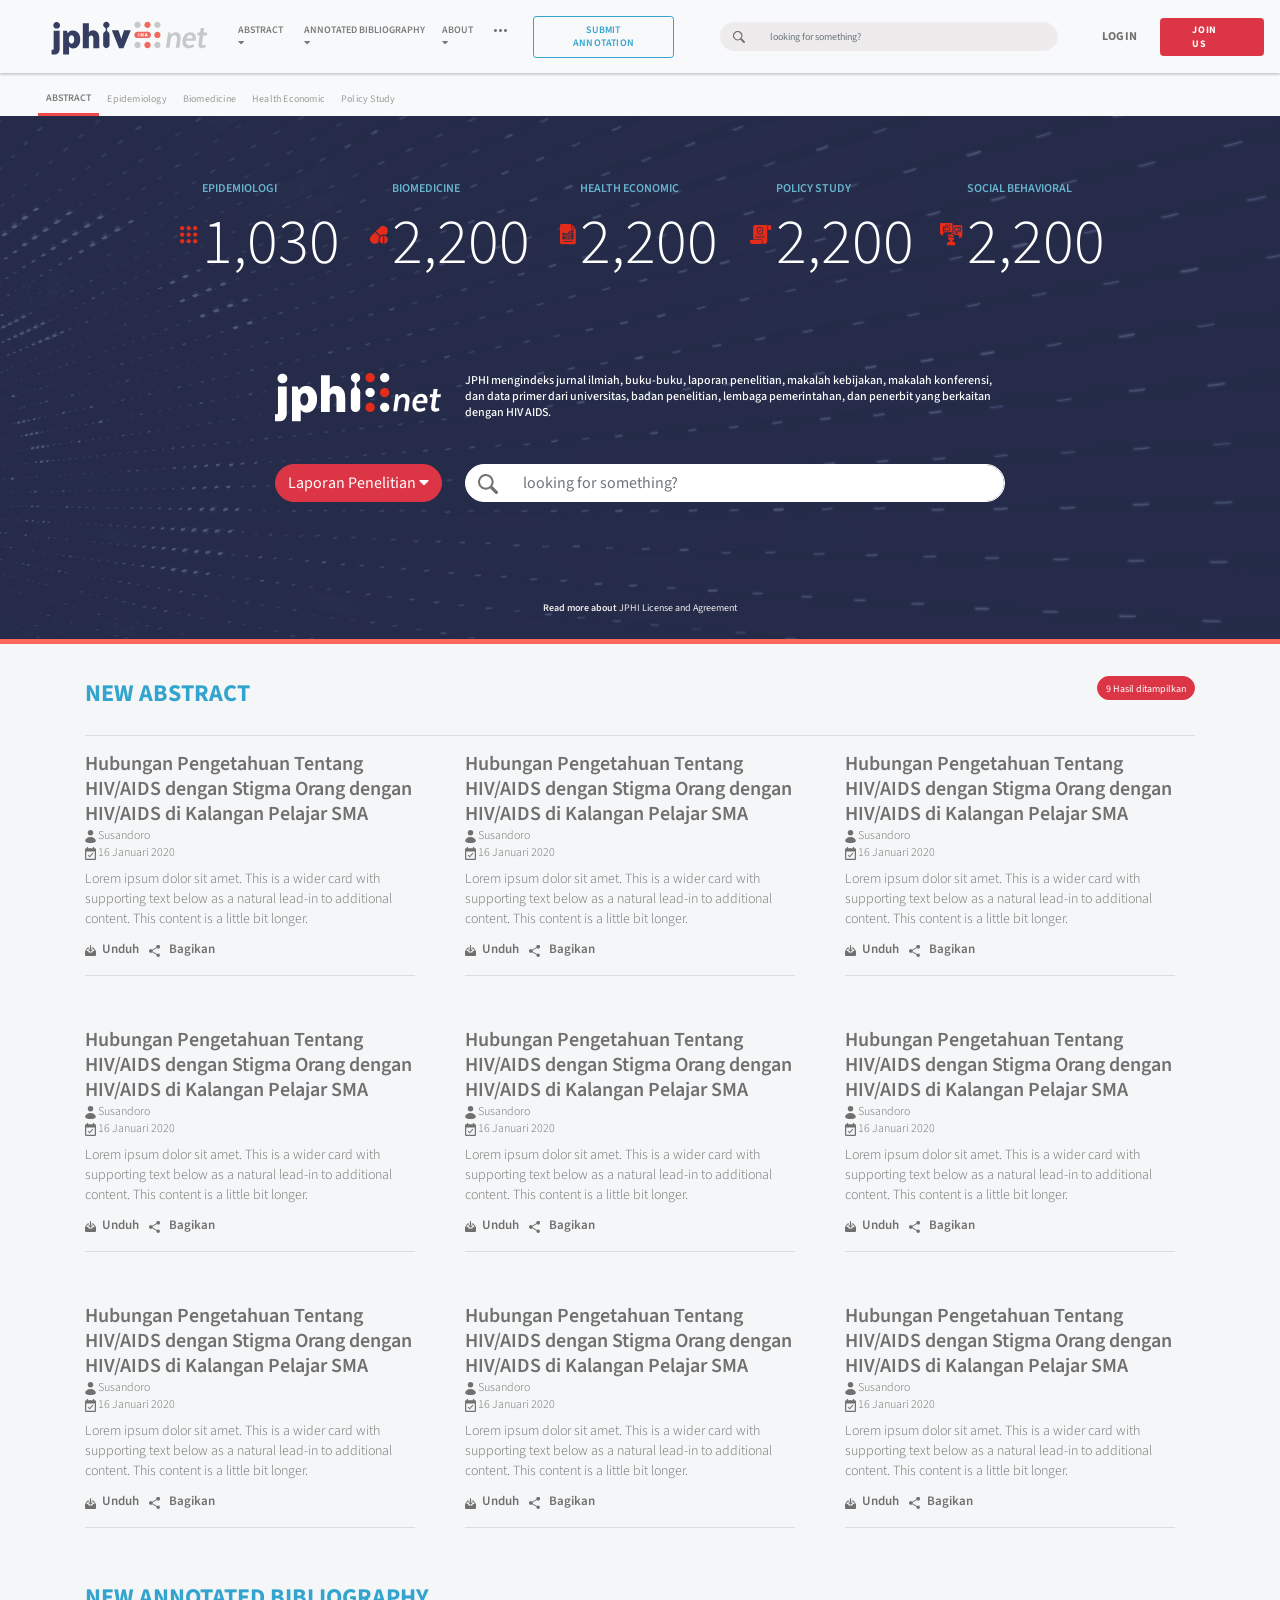
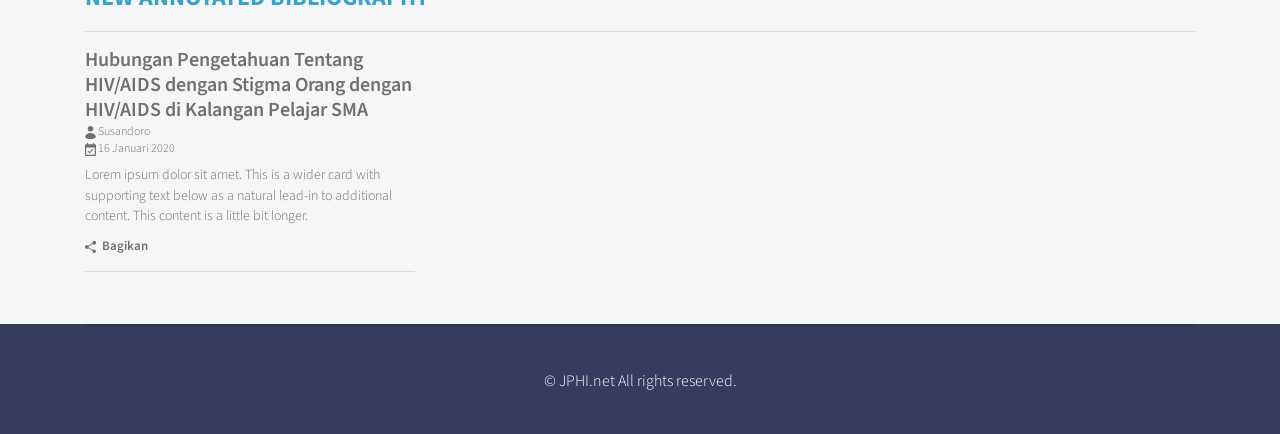
<file: index.html>
<!doctype html>
<html lang="en">
  <head>
    <!-- Required meta tags -->
    <meta charset="utf-8">
    <meta name="viewport" content="width=device-width, initial-scale=1, shrink-to-fit=no">

    <!-- Bootstrap CSS -->
    <link rel="stylesheet" href="https://stackpath.bootstrapcdn.com/bootstrap/4.4.1/css/bootstrap.min.css" integrity="sha384-Vkoo8x4CGsO3+Hhxv8T/Q5PaXtkKtu6ug5TOeNV6gBiFeWPGFN9MuhOf23Q9Ifjh" crossorigin="anonymous">

    <!-- font awesome -->
    <link rel="stylesheet" href="https://cdnjs.cloudflare.com/ajax/libs/font-awesome/5.13.0/css/all.min.css" integrity="sha256-h20CPZ0QyXlBuAw7A+KluUYx/3pK+c7lYEpqLTlxjYQ=" crossorigin="anonymous" />
    
    <!-- my css -->
    <link rel="stylesheet" href="css/index.css">
    <link rel="stylesheet" href="css/header-footer.css">

    <!-- font source Sans pro -->
    <link href="https://fonts.googleapis.com/css?family=Source+Sans+Pro:200,200i,300,300i,400,400i,600,600i,700,700i,900,900i&display=swap" rel="stylesheet">
    <title>Homepage</title>
    <!-- <style>
      body{
        font-family: 'Source Sans Pro';
      }
    </style> -->

  </head>
  <body>
    <!-- header 1 -->
    <nav class="navbar navbar-expand-lg navbar-light bg-light main-nav">
      <a class="navbar-brand" href="index.html">
        <img src="img/logo/JPHIV-INA_LOGO.svg" alt="" srcset="">
      </a>
      <button class="navbar-toggler" type="button" data-toggle="collapse" data-target="#navbarSupportedContent" aria-controls="navbarSupportedContent" aria-expanded="false" aria-label="Toggle navigation">
        <span class="navbar-toggler-icon"></span>
      </button>
    
      <div class="collapse navbar-collapse" id="navbarSupportedContent">
        <ul class="navbar-nav">
          <li class="nav-item active ">
            <a class="nav-link " href="Abstract.html" role="button" id="dropdownAbstrakLink" data-toggle="dropdown" aria-haspopup="true" aria-expanded="false">ABSTRACT <i class="fa fa-caret-down" aria-hidden="true"></i> <span class="sr-only">(current)</span></a>
            <div class="dropdown show ">
              <div class="dropdown-menu nav-absrtak" aria-labelledby="dropdownAbstrakLink">
                <a class="dropdown-item" href="#">EPIDEMIOLOGI</a>
                <a class="dropdown-item" href="#">BIOMEDICINE</a>
                <a class="dropdown-item" href="#">HEALT ECONOMIC</a>
                <a class="dropdown-item" href="#">POLICY STUDY</a>
                <a class="dropdown-item" href="#">SOCIAL-BEHAVIORAL</a>
              </div>
            </div>
          </li>
          <li class="nav-item">
            <a class="nav-link" href="annotated.html" role="button" id="dropdownAnnotatedLink" data-toggle="dropdown" aria-haspopup="true" aria-expanded="false">ANNOTATED BIBLIOGRAPHY <i class="fa fa-caret-down" aria-hidden="true"></i> </a>
            <div class="dropdown show ">
              <div class="dropdown-menu nav-annotated" aria-labelledby="dropdownAnnotatedLink">
                <a class="dropdown-item" href="#">EPIDEMIOLOGI</a>
                <a class="dropdown-item" href="#">BIOMEDICINE</a>
                <a class="dropdown-item" href="#">HEALT ECONOMIC</a>
                <a class="dropdown-item" href="#">POLICY STUDY</a>
                <a class="dropdown-item" href="#">SOCIAL-BEHAVIORAL</a>
              </div>
            </div>
          </li>
          <li class="nav-item">
            <a class="nav-link" href="annotated.html"role="button" id="dropdownAboutLink" data-toggle="dropdown" aria-haspopup="true" aria-expanded="false">ABOUT <i class="fa fa-caret-down" aria-hidden="true"></i></a>
            <div class="dropdown show ">
              <div class="dropdown-menu nav-about" aria-labelledby="dropdownAboutLink">
                <a class="dropdown-item" href="#">EPIDEMIOLOGI</a>
                <a class="dropdown-item" href="#">BIOMEDICINE</a>
                <a class="dropdown-item" href="#">HEALT ECONOMIC</a>
                <a class="dropdown-item" href="#">POLICY STUDY</a>
                <a class="dropdown-item" href="#">SOCIAL-BEHAVIORAL</a>
              </div>
            </div>
          </li>
          <li class="nav-item">
            <div class="dropdown show dropdown-annotated">
            <a class="nav-link dropdown-toggle" role="button" id="dropdownAnnotatedLink" data-toggle="dropdown" aria-haspopup="true" aria-expanded="false" href="#"><img src="img/Group 13.png" alt="" srcset=""></a>
              <div class="dropdown-menu" aria-labelledby="dropdownAnnotatedLink">
                <a class="dropdown-item" href="overview.html">OVERVIEW</a>
                <div class="dropdown-divider"></div>
                <a class="dropdown-item" href="#">PRIVACY POLICY</a>
                <div class="dropdown-divider"></div>
                <a class="dropdown-item" href="#">TERMS OF SERVICE</a>
                <div class="dropdown-divider"></div>
                <a class="dropdown-item" href="#">FAQ</a>
                <div class="dropdown-divider"></div>
                <a class="dropdown-item" href="search-result-page.html">Search Result Page</a>
                <div class="dropdown-divider"></div>
                <a class="dropdown-item" href="search-result-tag.html">Search Tag Result Page</a>
                <div class="dropdown-divider"></div>
                <a class="dropdown-item" href="abstract-detail.html">Abstract Detail</a>
                <div class="dropdown-divider"></div>
                <a class="dropdown-item" href="annotated-detail.html">Annotated Detail</a>
              </div>
            </div>
          </li>
          <button type="button" class="btn btn-outline-secondary btn-sm">SUBMIT ANNOTATION</button>
        </ul>
        <form class="form-inline my-2 my-lg-0 ">
          <div class="input-group">
            <div class="input-group-prepend">
              <div class="input-group-text "><i><img src="img/search-icon.svg" alt=""></i></div>
            </div>
            <input type="search" class="form-control "  placeholder="looking for something?">
          </div>
        </form>
        <button type="button" class="btn btn-link ">LOGIN</button>
        <a href="" type="button" class="btn btn-danger btn-sm btn-join-us">JOIN US</a>
      </div>
    </nav>
    <!-- end header 1 -->

    <!-- header 2 -->
    <nav class="navbar navbar-expand-lg navbar-light bg-light sub-nav">
      <!-- <button class="navbar-toggler" type="button" data-toggle="collapse" data-target="#navbarSupportedContent" aria-controls="navbarSupportedContent" aria-expanded="false" aria-label="Toggle navigation">
        <span class="navbar-toggler-icon"></span>
      </button> -->
    
      <div class="abstrak">
        <ul class="navbar-nav mr-auto">
          <li class="nav-item active">
            <a class="nav-link" href="#">ABSTRACT <span class="sr-only">(current)</span></a>
          </li>
          <li class="nav-item">
            <a class="nav-link" href="Epidemiology.html">Epidemiology</a>
          </li>
          <li class="nav-item">
            <a class="nav-link" href="#">Biomedicine</a>
          </li>
          <li class="nav-item">
            <a class="nav-link" href="#">Health Economic</a>
          </li>
          <li class="nav-item">
            <a class="nav-link" href="#">Policy Study</a>
          </li>
        </ul>


      </div>
    </nav>
    <!-- end header 2 -->

    <!-- jumbotron -->
    <section class="landing">
      <div class="container-fluid">
        <div class="jumbotron jumbotron-fluid">
          <div class="container">
            <div class="row justify-content-md-center row-cols-2">
              <div class="col-md-2 ">
                <div class="media">
                  <img src="img/epidemiology.png" class="align-self-center mr-1" alt="...">
                  <div class="media-body">
                    <h5 class="mt-0">EPIDEMIOLOGI</h5>
                    <h1>1,030</ph1>
                  </div>
                </div>
              </div>
              <div class="col-md-2 ">
                <div class="media">
                  <img src="img/biomedicine.png" class="align-self-center mr-1" alt="...">
                  <div class="media-body">
                    <h5 class="mt-0">BIOMEDICINE</h5>
                    <h1>2,200</ph1>
                  </div>
                </div>
              </div>
              <div class="col-md-2 ">
                <div class="media">
                  <img src="img/health economic.png" class="align-self-center mr-1" alt="...">
                  <div class="media-body">
                    <h5 class="mt-0">HEALTH ECONOMIC</h5>
                    <h1>2,200</ph1>
                  </div>
                </div>
              </div>
              <div class="col-md-2 ">
                <div class="media">
                  <img src="img/policy-study.png" class="align-self-center mr-1" alt="...">
                  <div class="media-body">
                    <h5>POLICY STUDY</h5>
                    <h1>2,200</ph1>
                  </div>
                </div>
              </div>
              <div class="col-md-2 ">
                <div class="media">
                  <img src="img/social-behavioral.png" class="align-self-center mr-1" alt="...">
                  <div class="media-body">
                    <h5 class="mt-0">SOCIAL BEHAVIORAL</h5>
                    <h1>2,200</h1>
                  </div>
                </div>
              </div>
            </div>
            <div class="row justify-content-md-center title">
              <div class="col-md-2">
                <img src="img/logo/Landing-img.png" alt="" srcset="">
              </div>
              <div class="col-md-6">
                <h6 class="landing-title">JPHI mengindeks jurnal ilmiah, buku-buku, laporan penelitian, makalah kebijakan, makalah konferensi, dan data primer 
                  dari universitas, badan penelitian, lembaga pemerintahan, dan penerbit yang berkaitan dengan HIV AIDS.</h6>
              </div>
            </div>
              <div class="row justify-content-md-center main-search">
                <div class="col-md-2 lap-pen">
                  <div class="btn-group">
                    <button type="button" class="btn btn-danger dropdown-toggle" data-toggle="dropdown" aria-haspopup="true" aria-expanded="false">
                      Laporan Penelitian <i class="fas fa-caret-down"></i>
                    </button>
                    <div class="dropdown-menu">
                      <a class="dropdown-item" href="#">Action</a>
                      <a class="dropdown-item" href="#">Another action</a>
                      <a class="dropdown-item" href="#">Something else here</a>
                      <a class="dropdown-item" href="#">Separated link</a>
                    </div>
                  </div>
                </div>
                <div class="col-md-6">
                  
                  <form action="">
                    <div class="input-group">
                      
                      <div class="input-group-prepend">
                        <div class="input-group-text"><i><img src="img/search-landing.svg" alt=""></i></div>
                      </div>
                      <input type="search" class="form-control"  placeholder="looking for something?">
                    </div>
                  </form>
                </div>
              </div>
              <div class="row justify-content-md-center align-items-end read-more">
                <div class="d-flex justify-content-center  align-items-end">
                  <h6>Read more about <span>JPHI License and Agreement</span> </h6>
                </div>
                <!-- <div class="col-md-2">
                  <h6>Read more about <span>JPHI License and Agreement</span> </h6>
                </div> -->
              </div>
          </div>
        </div>
      </div>
    </section>
    <!-- end jumbotron -->

    <!-- new entri -->
    <section>
      <div class="container new-entry">
        <div class="d-flex justify-content-between">
          <h3>NEW ABSTRACT</h3>
          <button type="button" class="btn btn-danger btn-sm">9 Hasil ditampilkan</button>
        </div>
        <hr>
        <div class="row row-cols-md-3">        
          <div class="col-md-4 mb-4">
            <div class="card h-100">
              <div class="card-body">
                <a href="detail.html " class="card-title">Hubungan Pengetahuan Tentang HIV/AIDS dengan Stigma Orang dengan HIV/AIDS di Kalangan Pelajar SMA</a>
                <h6 class="autor"><i><img src="img/autor.svg" alt="" srcset=""></i> Susandoro</h6>
                <h6 class="date"><i><img src="img/date.svg" alt=""></i> 16 Januari 2020</h6>
                <p class="card-text">Lorem ipsum dolor sit amet. This is a wider card with supporting text below as a natural lead-in to additional content. This content is a little bit longer.</p>
              </div>
              <div class="card-footer">
                <ul class="list-inline">
                  <li class="list-inline-item"><i><img src="img/download.svg" alt=""></i><a href="">Unduh</a></li>
                  <li class="list-inline-item">
                    <div class="dropdown share">
                      <i><img src="img/share.svg" alt=""></i>
                      <a class="dropdown-togle" href="" role="button" id="dropdown-share" data-toggle="dropdown" aria-haspopup="true" aria-expanded="false">Bagikan</a>

                      <div class="dropdown-menu" aria-labelledby="dropdown-share">
                        <a class="dropdown-item" href="#"><i class="fab fa-facebook-square"></i>Facebook</a>
                        <a class="dropdown-item" href="#"><i class="fab fa-twitter-square"></i>Twitter</a>
                        <a class="dropdown-item" href="#"><i class="fab fa-whatsapp-square"></i>Whatsapp</a>
                        <a class="dropdown-item" href="#"><i class="fas fa-copy"></i>Salin Link</a>
                      </div>
                    </div>
                  </li>
                </ul>
                <hr>
              </div>
            </div>
          </div>

          <div class="col-md-4 mb-4">
            <div class="card h-100">
              <div class="card-body">
                <a href="detail.html " class="card-title">Hubungan Pengetahuan Tentang HIV/AIDS dengan Stigma Orang dengan HIV/AIDS di Kalangan Pelajar SMA</a>
                <h6 class="autor"><i><img src="img/autor.svg" alt="" srcset=""></i> Susandoro</h6>
                <h6 class="date"><i><img src="img/date.svg" alt=""></i> 16 Januari 2020</h6>
                <p class="card-text">Lorem ipsum dolor sit amet. This is a wider card with supporting text below as a natural lead-in to additional content. This content is a little bit longer.</p>
              </div>
              <div class="card-footer">
                <ul class="list-inline">
                  <li class="list-inline-item"><i><img src="img/download.svg" alt=""></i><a href="">Unduh</a></li>
                  <li class="list-inline-item">
                    <div class="dropdown share">
                      <i><img src="img/share.svg" alt=""></i>
                      <a class="dropdown-togle" href="" role="button" id="dropdown-share" data-toggle="dropdown" aria-haspopup="true" aria-expanded="false">Bagikan</a>

                      <div class="dropdown-menu" aria-labelledby="dropdown-share">
                        <a class="dropdown-item" href="#"><i class="fab fa-facebook-square"></i>Facebook</a>
                        <a class="dropdown-item" href="#"><i class="fab fa-twitter-square"></i>Twitter</a>
                        <a class="dropdown-item" href="#"><i class="fab fa-whatsapp-square"></i>Whatsapp</a>
                        <a class="dropdown-item" href="#"><i class="fas fa-copy"></i>Salin Link</a>
                      </div>
                    </div>
                  </li>
                </ul>
                <hr>
              </div>
            </div>
          </div>

          <div class="col-md-4 mb-4">
            <div class="card h-100">
              <div class="card-body">
                <a href="detail.html " class="card-title">Hubungan Pengetahuan Tentang HIV/AIDS dengan Stigma Orang dengan HIV/AIDS di Kalangan Pelajar SMA</a>
                <h6 class="autor"><i><img src="img/autor.svg" alt="" srcset=""></i> Susandoro</h6>
                <h6 class="date"><i><img src="img/date.svg" alt=""></i> 16 Januari 2020</h6>
                <p class="card-text">Lorem ipsum dolor sit amet. This is a wider card with supporting text below as a natural lead-in to additional content. This content is a little bit longer.</p>
              </div>
              <div class="card-footer">
                <ul class="list-inline">
                  <li class="list-inline-item"><i><img src="img/download.svg" alt=""></i><a href="">Unduh</a></li>
                  <li class="list-inline-item">
                    <div class="dropdown share">
                      <i><img src="img/share.svg" alt=""></i>
                      <a class="dropdown-togle" href="" role="button" id="dropdown-share" data-toggle="dropdown" aria-haspopup="true" aria-expanded="false">Bagikan</a>

                      <div class="dropdown-menu" aria-labelledby="dropdown-share">
                        <a class="dropdown-item" href="#"><i class="fab fa-facebook-square"></i>Facebook</a>
                        <a class="dropdown-item" href="#"><i class="fab fa-twitter-square"></i>Twitter</a>
                        <a class="dropdown-item" href="#"><i class="fab fa-whatsapp-square"></i>Whatsapp</a>
                        <a class="dropdown-item" href="#"><i class="fas fa-copy"></i>Salin Link</a>
                      </div>
                    </div>
                  </li>
                </ul>
                <hr>
              </div>
            </div>
          </div>

          <div class="col-md-4 mb-4">
            <div class="card h-100">
              <div class="card-body">
                <a href="detail.html " class="card-title">Hubungan Pengetahuan Tentang HIV/AIDS dengan Stigma Orang dengan HIV/AIDS di Kalangan Pelajar SMA</a>
                <h6 class="autor"><i><img src="img/autor.svg" alt="" srcset=""></i> Susandoro</h6>
                <h6 class="date"><i><img src="img/date.svg" alt=""></i> 16 Januari 2020</h6>
                <p class="card-text">Lorem ipsum dolor sit amet. This is a wider card with supporting text below as a natural lead-in to additional content. This content is a little bit longer.</p>
              </div>
              <div class="card-footer">
                <ul class="list-inline">
                  <li class="list-inline-item"><i><img src="img/download.svg" alt=""></i><a href="">Unduh</a></li>
                  <li class="list-inline-item">
                    <div class="dropdown share">
                      <i><img src="img/share.svg" alt=""></i>
                      <a class="dropdown-togle" href="" role="button" id="dropdown-share" data-toggle="dropdown" aria-haspopup="true" aria-expanded="false">Bagikan</a>

                      <div class="dropdown-menu" aria-labelledby="dropdown-share">
                        <a class="dropdown-item" href="#"><i class="fab fa-facebook-square"></i>Facebook</a>
                        <a class="dropdown-item" href="#"><i class="fab fa-twitter-square"></i>Twitter</a>
                        <a class="dropdown-item" href="#"><i class="fab fa-whatsapp-square"></i>Whatsapp</a>
                        <a class="dropdown-item" href="#"><i class="fas fa-copy"></i>Salin Link</a>
                      </div>
                    </div>
                  </li>
                </ul>
                <hr>
              </div>
            </div>
          </div>

          <div class="col-md-4 mb-4">
            <div class="card h-100">
              <div class="card-body">
                <a href="detail.html " class="card-title">Hubungan Pengetahuan Tentang HIV/AIDS dengan Stigma Orang dengan HIV/AIDS di Kalangan Pelajar SMA</a>
                <h6 class="autor"><i><img src="img/autor.svg" alt="" srcset=""></i> Susandoro</h6>
                <h6 class="date"><i><img src="img/date.svg" alt=""></i> 16 Januari 2020</h6>
                <p class="card-text">Lorem ipsum dolor sit amet. This is a wider card with supporting text below as a natural lead-in to additional content. This content is a little bit longer.</p>
              </div>
              <div class="card-footer">
                <ul class="list-inline">
                  <li class="list-inline-item"><i><img src="img/download.svg" alt=""></i><a href="">Unduh</a></li>
                  <li class="list-inline-item">
                    <div class="dropdown share">
                      <i><img src="img/share.svg" alt=""></i>
                      <a class="dropdown-togle" href="" role="button" id="dropdown-share" data-toggle="dropdown" aria-haspopup="true" aria-expanded="false">Bagikan</a>

                      <div class="dropdown-menu" aria-labelledby="dropdown-share">
                        <a class="dropdown-item" href="#"><i class="fab fa-facebook-square"></i>Facebook</a>
                        <a class="dropdown-item" href="#"><i class="fab fa-twitter-square"></i>Twitter</a>
                        <a class="dropdown-item" href="#"><i class="fab fa-whatsapp-square"></i>Whatsapp</a>
                        <a class="dropdown-item" href="#"><i class="fas fa-copy"></i>Salin Link</a>
                      </div>
                    </div>
                  </li>
                </ul>
                <hr>
              </div>
            </div>
          </div>

          <div class="col-md-4 mb-4">
            <div class="card h-100">
              <div class="card-body">
                <a href="detail.html " class="card-title">Hubungan Pengetahuan Tentang HIV/AIDS dengan Stigma Orang dengan HIV/AIDS di Kalangan Pelajar SMA</a>
                <h6 class="autor"><i><img src="img/autor.svg" alt="" srcset=""></i> Susandoro</h6>
                <h6 class="date"><i><img src="img/date.svg" alt=""></i> 16 Januari 2020</h6>
                <p class="card-text">Lorem ipsum dolor sit amet. This is a wider card with supporting text below as a natural lead-in to additional content. This content is a little bit longer.</p>
              </div>
              <div class="card-footer">
                <ul class="list-inline">
                  <li class="list-inline-item"><i><img src="img/download.svg" alt=""></i><a href="">Unduh</a></li>
                  <li class="list-inline-item">
                    <div class="dropdown share">
                      <i><img src="img/share.svg" alt=""></i>
                      <a class="dropdown-togle" href="" role="button" id="dropdown-share" data-toggle="dropdown" aria-haspopup="true" aria-expanded="false">Bagikan</a>

                      <div class="dropdown-menu" aria-labelledby="dropdown-share">
                        <a class="dropdown-item" href="#"><i class="fab fa-facebook-square"></i>Facebook</a>
                        <a class="dropdown-item" href="#"><i class="fab fa-twitter-square"></i>Twitter</a>
                        <a class="dropdown-item" href="#"><i class="fab fa-whatsapp-square"></i>Whatsapp</a>
                        <a class="dropdown-item" href="#"><i class="fas fa-copy"></i>Salin Link</a>
                      </div>
                    </div>
                  </li>
                </ul>
                <hr>
              </div>
            </div>
          </div>

          <div class="col-md-4 mb-4">
            <div class="card h-100">
              <div class="card-body">
                <a href="detail.html " class="card-title">Hubungan Pengetahuan Tentang HIV/AIDS dengan Stigma Orang dengan HIV/AIDS di Kalangan Pelajar SMA</a>
                <h6 class="autor"><i><img src="img/autor.svg" alt="" srcset=""></i> Susandoro</h6>
                <h6 class="date"><i><img src="img/date.svg" alt=""></i> 16 Januari 2020</h6>
                <p class="card-text">Lorem ipsum dolor sit amet. This is a wider card with supporting text below as a natural lead-in to additional content. This content is a little bit longer.</p>
              </div>
              <div class="card-footer">
                <ul class="list-inline">
                  <li class="list-inline-item"><i><img src="img/download.svg" alt=""></i><a href="">Unduh</a></li>
                  <li class="list-inline-item">
                    <div class="dropdown share">
                      <i><img src="img/share.svg" alt=""></i>
                      <a class="dropdown-togle" href="" role="button" id="dropdown-share" data-toggle="dropdown" aria-haspopup="true" aria-expanded="false">Bagikan</a>

                      <div class="dropdown-menu" aria-labelledby="dropdown-share">
                        <a class="dropdown-item" href="#"><i class="fab fa-facebook-square"></i>Facebook</a>
                        <a class="dropdown-item" href="#"><i class="fab fa-twitter-square"></i>Twitter</a>
                        <a class="dropdown-item" href="#"><i class="fab fa-whatsapp-square"></i>Whatsapp</a>
                        <a class="dropdown-item" href="#"><i class="fas fa-copy"></i>Salin Link</a>
                      </div>
                    </div>
                  </li>
                </ul>
                <hr>
              </div>
            </div>
          </div>

          <div class="col-md-4 mb-4">
            <div class="card h-100">
              <div class="card-body">
                <a href="detail.html " class="card-title">Hubungan Pengetahuan Tentang HIV/AIDS dengan Stigma Orang dengan HIV/AIDS di Kalangan Pelajar SMA</a>
                <h6 class="autor"><i><img src="img/autor.svg" alt="" srcset=""></i> Susandoro</h6>
                <h6 class="date"><i><img src="img/date.svg" alt=""></i> 16 Januari 2020</h6>
                <p class="card-text">Lorem ipsum dolor sit amet. This is a wider card with supporting text below as a natural lead-in to additional content. This content is a little bit longer.</p>
              </div>
              <div class="card-footer">
                <ul class="list-inline">
                  <li class="list-inline-item"><i><img src="img/download.svg" alt=""></i><a href="">Unduh</a></li>
                  <li class="list-inline-item">
                    <div class="dropdown share">
                      <i><img src="img/share.svg" alt=""></i>
                      <a class="dropdown-togle" href="" role="button" id="dropdown-share" data-toggle="dropdown" aria-haspopup="true" aria-expanded="false">Bagikan</a>

                      <div class="dropdown-menu" aria-labelledby="dropdown-share">
                        <a class="dropdown-item" href="#"><i class="fab fa-facebook-square"></i>Facebook</a>
                        <a class="dropdown-item" href="#"><i class="fab fa-twitter-square"></i>Twitter</a>
                        <a class="dropdown-item" href="#"><i class="fab fa-whatsapp-square"></i>Whatsapp</a>
                        <a class="dropdown-item" href="#"><i class="fas fa-copy"></i>Salin Link</a>
                      </div>
                    </div>
                  </li>
                </ul>
                <hr>
              </div>
            </div>
          </div>

          <div class="col-md-4 mb-4">
            <div class="card h-100">
              <div class="card-body">
                <a href="detail.html " class="card-title">Hubungan Pengetahuan Tentang HIV/AIDS dengan Stigma Orang dengan HIV/AIDS di Kalangan Pelajar SMA</a>
                <h6 class="autor"><i><img src="img/autor.svg" alt="" srcset=""></i> Susandoro</h6>
                <h6 class="date"><i><img src="img/date.svg" alt=""></i> 16 Januari 2020</h6>
                <p class="card-text">Lorem ipsum dolor sit amet. This is a wider card with supporting text below as a natural lead-in to additional content. This content is a little bit longer.</p>
              </div>
              <div class="card-footer">
                <ul class="list-inline">
                  <li class="list-inline-item"><i><img src="img/download.svg" alt=""></i><a href="">Unduh</a></li>
                  <li class="list-inline-item"><i><img src="img/share.svg" alt=""></i><a href="">Bagikan</a></li>
                </ul>
                <hr>
              </div>
            </div>
          </div>
        </div>
      </div>
    </section>
    <!-- end new entry -->

    <!-- pagination -->
    <!-- <section class="pagination mt-3">
      <div class="container">
       <div class="row justify-content-md-center">
          <div class="col-md-auto ">
            <nav aria-label="Page navigation example">
              <ul class="pagination">
                <li class="page-item">
                  <a class="page-link" href="#" aria-label="Previous">
                    <span aria-hidden="true">&laquo;</span>
                    <span class="sr-only">Previous</span>
                  </a>
                </li>
                <li class="page-item"><a class="page-link" href="#">1</a></li>
                <li class="page-item"><a class="page-link" href="#">2</a></li>
                <li class="page-item"><a class="page-link" href="#">3</a></li>
                <li class="page-item">
                  <a class="page-link" href="#" aria-label="Next">
                    <span aria-hidden="true">&raquo;</span>
                    <span class="sr-only">Next</span>
                  </a>
                </li>
              </ul>
            </nav>
          </div>
        </div>
      </div>   
    </section> -->
    <!-- end pagination -->

    <section class="new-anno-bibl new-entry">
      <div class="container">
        <div class="row">
          <div class="col-md">
            <h3>NEW ANNOTATED BIBLIOGRAPHY</h3>
            <hr>
            <div class="row row-cols-md-3">
              <div class="col-md-4 mb-4">
                <div class="card h-100">
                  <div class="card-body">
                    <a href="detail.html " class="card-title">Hubungan Pengetahuan Tentang HIV/AIDS dengan Stigma Orang dengan HIV/AIDS di Kalangan Pelajar SMA</a>
                    <h6 class="autor"><i><img src="img/autor.svg" alt="" srcset=""></i> Susandoro</h6>
                    <h6 class="date"><i><img src="img/date.svg" alt=""></i> 16 Januari 2020</h6>
                    <p class="card-text">Lorem ipsum dolor sit amet. This is a wider card with supporting text below as a natural lead-in to additional content. This content is a little bit longer.</p>
                  </div>
                  <div class="card-footer">
                    <ul class="list-inline">
                      <li class="list-inline-item"><i><img src="img/share.svg" alt=""></i><a href="">Bagikan</a></li>
                    </ul>
                    <hr>
                  </div>
                </div>
              </div>
            </div>
          </div>
        </div>
      </div>
    </section>

    <!-- footer -->
    <footer>
      <div class="container">
        <hr>
        <div class="row justify-content-md-center ">
          <div class="col-md-auto align-items-center">
            <h3>© JPHI.net All rights reserved.</h3>
          </div>
        </div>
      </div>
    </footer>
    <!-- end footer -->

    <!-- Optional JavaScript -->
    <!-- jQuery first, then Popper.js, then Bootstrap JS -->
    <script src="https://code.jquery.com/jquery-3.4.1.slim.min.js" integrity="sha384-J6qa4849blE2+poT4WnyKhv5vZF5SrPo0iEjwBvKU7imGFAV0wwj1yYfoRSJoZ+n" crossorigin="anonymous"></script>
    <script src="https://cdn.jsdelivr.net/npm/popper.js@1.16.0/dist/umd/popper.min.js" integrity="sha384-Q6E9RHvbIyZFJoft+2mJbHaEWldlvI9IOYy5n3zV9zzTtmI3UksdQRVvoxMfooAo" crossorigin="anonymous"></script>
    <script src="https://stackpath.bootstrapcdn.com/bootstrap/4.4.1/js/bootstrap.min.js" integrity="sha384-wfSDF2E50Y2D1uUdj0O3uMBJnjuUD4Ih7YwaYd1iqfktj0Uod8GCExl3Og8ifwB6" crossorigin="anonymous"></script>
  </body>
</html>
</file>
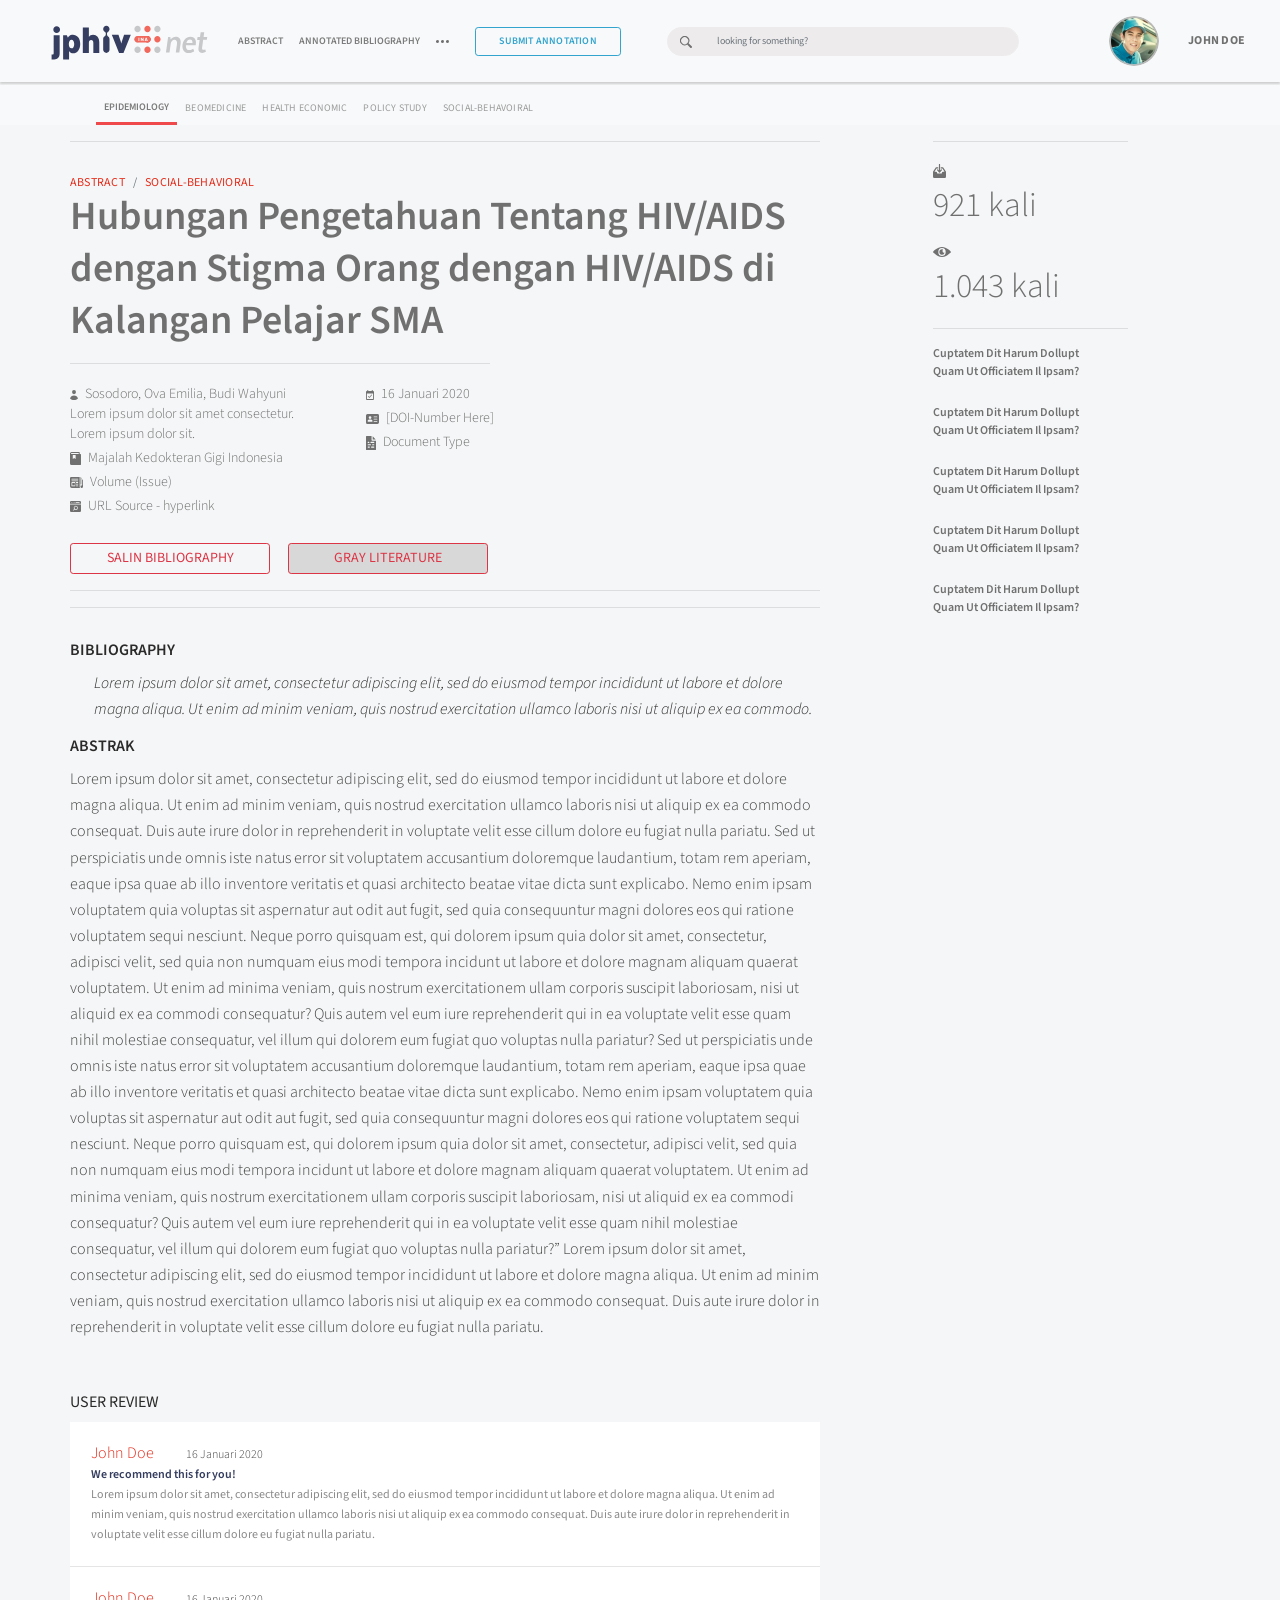
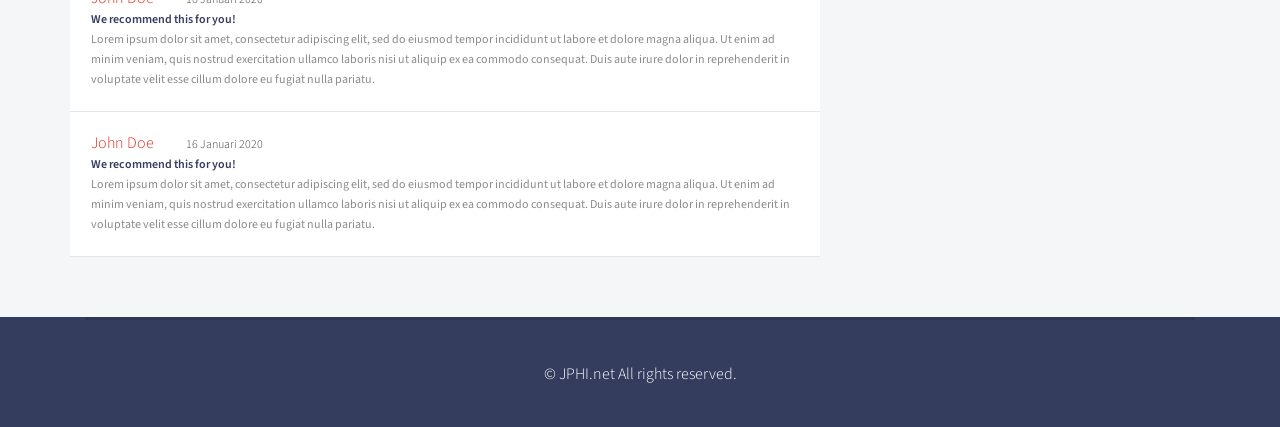
<file: abstract-detail.html>
<!doctype html>
<html lang="en">
  <head>
    <!-- Required meta tags -->
    <meta charset="utf-8">
    <meta name="viewport" content="width=device-width, initial-scale=1, shrink-to-fit=no">

    <!-- Bootstrap CSS -->
    <link rel="stylesheet" href="https://stackpath.bootstrapcdn.com/bootstrap/4.4.1/css/bootstrap.min.css" integrity="sha384-Vkoo8x4CGsO3+Hhxv8T/Q5PaXtkKtu6ug5TOeNV6gBiFeWPGFN9MuhOf23Q9Ifjh" crossorigin="anonymous">
    
    <!-- my css -->
		<link rel="stylesheet" href="css/index.css">
		<link rel="stylesheet" href="css/detail.css">
    <link rel="stylesheet" href="css/header-footer.css">

    <!-- font source Sans pro -->
    <link href="https://fonts.googleapis.com/css?family=Source+Sans+Pro:200,200i,300,300i,400,400i,600,600i,700,700i,900,900i&display=swap" rel="stylesheet">
    <title>Abstract Detail</title>
 

  </head>

  <body>

      <!-- header 1 -->
      <nav class="navbar navbar-expand-lg navbar-light bg-light main-nav">
        <a class="navbar-brand" href="index.html">
          <img src="img/logo//JPHIV-INA_LOGO.svg" alt="" srcset="">
        </a>
        <button class="navbar-toggler" type="button" data-toggle="collapse" data-target="#navbarSupportedContent" aria-controls="navbarSupportedContent" aria-expanded="false" aria-label="Toggle navigation">
          <span class="navbar-toggler-icon"></span>
        </button>
      
        <div class="collapse navbar-collapse" id="navbarSupportedContent">
          <ul class="navbar-nav">
            <li class="nav-item active">
              <a class="nav-link" href="Abstract.html">ABSTRACT <span class="sr-only">(current)</span></a>
            </li>
            <li class="nav-item">
              <a class="nav-link" href="annotated.html">ANNOTATED BIBLIOGRAPHY </a>
            </li>
            <li class="nav-item"><div class="dropdown show dropdown-annotated">
              <a class="nav-link dropdown-toggle" role="button" id="dropdownAnnotatedLink" data-toggle="dropdown" aria-haspopup="true" aria-expanded="false" href="#"><img src="img/Group 13.png" alt="" srcset=""></a>
              <div class="dropdown-menu" aria-labelledby="dropdownAnnotatedLink">
                <a class="dropdown-item" href="overview.html">OVERVIEW</a>
                <div class="dropdown-divider"></div>
                <a class="dropdown-item" href="#">PRIVACY POLICY</a>
                <div class="dropdown-divider"></div>
                <a class="dropdown-item" href="#">TERMS OF SERVICE</a>
                <div class="dropdown-divider"></div>
                <a class="dropdown-item" href="#">FAQ</a>
                <div class="dropdown-divider"></div>
                <a class="dropdown-item" href="search-result-page.html">Search Result Page</a>
                <div class="dropdown-divider"></div>
                <a class="dropdown-item" href="search-result-tag.html">Search Tag Result Page</a>
                <div class="dropdown-divider"></div>
                <a class="dropdown-item" href="abstract-detail.html">Abstract Detail</a>
                <div class="dropdown-divider"></div>
                <a class="dropdown-item" href="annotated-detail.html">Annotated Detail</a>
              </div>
            </div>
            </li>
            <button type="button" class="btn btn-outline-secondary btn-sm">SUBMIT ANNOTATION</button>
          </ul>
          <form class="form-inline my-2 my-lg-0 " id="search-main-nav">
            <div class="input-group">
              <div class="input-group-prepend">
                <div class="input-group-text "><i><img src="img/search-icon.svg" alt=""></i></div>
              </div>
              <input type="search" class="form-control "  placeholder="looking for something?">
            </div>
          </form>
          
          <div class="dropdown show dropdown-img-profil">
            <a class="nav-link dropdown-toggle" role="button" id="dropdownAnnotatedLink" data-toggle="dropdown" aria-haspopup="true" aria-expanded="false" href="#"><img class="img-profil" src="img/img-profil.jpg" alt="" srcset=""></a>
            <div class="dropdown-menu" aria-labelledby="dropdownAnnotatedLink">
              <a class="dropdown-item" href="#">PROFILE</a>
              <div class="dropdown-divider"></div>
              <a class="dropdown-item" href="#">LOG OUT</a>
            </div>
          </div>
          <button type="button" class="btn btn-link btn-profil ">JOHN DOE</button>
        </div>
      </nav>
      <!-- end header 1 -->
  
    <!-- header 2 -->
    <nav class="navbar navbar-expand-lg navbar-light bg-light sub-nav">
      <div class="container">

        <button class="navbar-toggler" type="button" data-toggle="collapse" data-target="#navbarSupportedContent" aria-controls="navbarSupportedContent" aria-expanded="false" aria-label="Toggle navigation">
          <span class="navbar-toggler-icon"></span>
        </button>
      
        <div class="collapse navbar-collapse" id="navbarSupportedContent">
          <ul class="navbar-nav mr-auto">
            <li class="nav-item active">
              <a class="nav-link" href="#">EPIDEMIOLOGY <span class="sr-only">(current)</span></a>
            </li>
            <li class="nav-item">
              <a class="nav-link" href="#">BEOMEDICINE</a>
            </li>
            <li class="nav-item">
              <a class="nav-link" href="#">HEALTH ECONOMIC</a>
            </li>
            <li class="nav-item">
              <a class="nav-link" href="#">POLICY STUDY</a>
            </li>
            <li class="nav-item">
              <a class="nav-link" href="#">SOCIAL-BEHAVOIRAL</a>
            </li>
          </ul>
          <ul class="navbar-nav ml-auto popular-search">
            <li class="nav-item active">
              <a class="nav-link" href="#">POPULAR SEARCH <span class="sr-only">(current)</span></a>
            </li>
            <li class="nav-item">
              <a class="nav-link" href="#">Epidemiology</a>
            </li>
            <li class="nav-item">
              <a class="nav-link" href="#">Biomedicine</a>
            </li>
            <li class="nav-item">
              <a class="nav-link" href="#">Health Economic</a>
            </li>
            <li class="nav-item">
              <a class="nav-link" href="#">Policy Study</a>
            </li>
            <li class="nav-item">
              <a class="nav-link" href="#">Social-behavioral</a>
            </li>
          </ul>
        </div>
      </div>
    </nav>
    <!-- end header 2 -->
    
      <section class="artikel">
        <div class="container">
					<div class="row">
						<div class="col-md-8">
							<hr>

							<!-- Nav -->
							<nav aria-label="breadcrumb">
								<ol class="breadcrumb">
									<li class="breadcrumb-item">ABSTRACT</li>
									<li class="breadcrumb-item active" aria-current="page">SOCIAL-BEHAVIORAL</li>
								</ol>
							</nav>
							<!-- END NAV -->

							<h1>Hubungan Pengetahuan Tentang HIV/AIDS dengan Stigma Orang dengan HIV/AIDS di Kalangan Pelajar SMA</h1>
              <hr class="space-title">

              <!-- matrik mobile -->
              <h5 >MATRIK</h5>
              <div class="d-flex m-matrik bd-highlight">
                <div class="bd-highlight w-50">
                  <i><img src="img/download-matrik.svg" alt="" srcset=""></i>
                  <h3>921 kali</h3>
                </div>
                <div class="bd-highlight w-50">
                  <i><img src="img/eye.svg" alt="" srcset=""></i>
                  <h3>1.043 kali</h3>
                </div>
                <hr>
              </div>
              <hr class="hr-mobile">
              <!-- end matrik mobile -->
              
              <div class="d-flex bd-highlight">
                <div class="bd-highlight mr-5 w-30 ">
                  <ul class="list-unstyled ">
                    <li class="list-item"><i><img src="img/autor.svg" alt="" srcset=""></i>Sosodoro, Ova Emilia,  Budi Wahyuni Lorem  ipsum  dolor sit amet consectetur.  Lorem  ipsum dolor sit.</li>
                    <li class="list-item"><i><img src="img/majalah.svg" alt="" srcset=""></i>Majalah Kedokteran Gigi Indonesia </li>
                    <li class="list-item"><i><img src="img/newspaper.svg" alt="" srcset=""></i>Volume (Issue)</li>
                    <li class="list-item"><i><img src="img/website.svg" alt="" srcset=""></i>URL Source - hyperlink</li>
                  </ul>
                </div>
                <div class="bd-highlight mb-auto">
                  <ul class="list-unstyled">
                    <li class="list-item"><i><img src="img/date.svg" alt="" srcset=""></i>16 Januari 2020</li>
                    <li class="list-item"><i><img src="img/id-card.svg" alt="" srcset=""></i>[DOI-Number Here]</li>
                    <li class="list-item"><i><img src="img/document.svg" alt="" srcset=""></i>Document Type</li>
                  </ul>
                </div>
              </div>
              <!-- <ul class="list-unstyled">
                <li class="list-item" id="autor"><i><img src="img/autor.svg" alt="" srcset=""></i>Sosodoro, Ova Emilia, Budi Wahyuni Lorem ipsum dolor sit Lorem, ipsum dolor. amet consectetur. Lorem ipsum dolor sit.</li>
              </ul> -->
							
              <button type="button" class="btn btn-outline-danger btn-sm">SALIN BIBLIOGRAPHY</button>
              <button type="button" class="btn btn-outline-danger gray btn-sm" data-toggle="collapse" data-target="#collapsegray" aria-expanded="false" aria-controls="collapseExample">GRAY LITERATURE</button><hr>
              <div class="collapse" id="collapsegray">
                <div class="card card-body">
                  <h4>Disclaimer</h4>
                  <p>
                    Gray Literature merupakan literatur khas lembaga/perpustakaan perguruan tinggi seperti perpustakaan 
                    universitas, institut, sekolah tinggi, akademi dan politeknik baik yang diterbitkan, maupun yang tidak 
                    diterbitkan.</p>
                    <button type="button" class="btn btn-outline-danger btn-sm">DATA</button>
                </div>
              </div>
              <hr class="line-gray">
              <h6 class="biblio">BIBLIOGRAPHY</h6>
              <p class="p-biblio pl-4">
                Lorem ipsum dolor sit amet, consectetur adipiscing elit, sed do eiusmod tempor incididunt ut labore et dolore magna aliqua. Ut enim ad minim veniam, quis nostrud exercitation ullamco laboris nisi ut aliquip ex ea commodo.
              </p>
							<h6 class="abstrak">ABSTRAK</h6>
							<p>Lorem ipsum dolor sit amet, consectetur adipiscing elit, sed do eiusmod tempor incididunt ut labore et dolore 
								magna aliqua. Ut enim ad minim veniam, quis nostrud exercitation ullamco laboris nisi ut aliquip ex ea commodo 
								consequat. Duis aute irure dolor in reprehenderit in voluptate velit esse cillum dolore eu fugiat nulla pariatu.
								
								Sed ut perspiciatis unde omnis iste natus error sit voluptatem accusantium doloremque laudantium, totam rem 
								aperiam, eaque ipsa quae ab illo inventore veritatis et quasi architecto beatae vitae dicta sunt explicabo. Nemo 
								enim ipsam voluptatem quia voluptas sit aspernatur aut odit aut fugit, sed quia consequuntur magni dolores eos 
								qui ratione voluptatem sequi nesciunt. Neque porro quisquam est, qui dolorem ipsum quia dolor sit amet, 
								consectetur, adipisci velit, sed quia non numquam eius modi tempora incidunt ut labore et dolore magnam 
								aliquam quaerat voluptatem. Ut enim ad minima veniam, quis nostrum exercitationem ullam corporis suscipit 
								laboriosam, nisi ut aliquid ex ea commodi consequatur? Quis autem vel eum iure reprehenderit qui in ea voluptate 
								velit esse quam nihil molestiae consequatur, vel illum qui dolorem eum fugiat quo voluptas nulla pariatur? Sed ut 
								perspiciatis unde omnis iste natus error sit voluptatem accusantium doloremque laudantium, totam rem aperiam, 
								eaque ipsa quae ab illo inventore veritatis et quasi architecto beatae vitae dicta sunt explicabo. Nemo enim ipsam 
								voluptatem quia voluptas sit aspernatur aut odit aut fugit, sed quia consequuntur magni dolores eos qui ratione 
								voluptatem sequi nesciunt. Neque porro quisquam est, qui dolorem ipsum quia dolor sit amet, consectetur, 
								adipisci velit, sed quia non numquam eius modi tempora incidunt ut labore et dolore magnam aliquam quaerat 
								voluptatem. Ut enim ad minima veniam, quis nostrum exercitationem ullam corporis suscipit laboriosam, nisi ut 
								aliquid ex ea commodi consequatur? Quis autem vel eum iure reprehenderit qui in ea voluptate velit esse quam 
								nihil molestiae consequatur, vel illum qui dolorem eum fugiat quo voluptas nulla pariatur?”
								
								Lorem ipsum dolor sit amet, consectetur adipiscing elit, sed do eiusmod tempor incididunt ut labore et dolore 
								magna aliqua. Ut enim ad minim veniam, quis nostrud exercitation ullamco laboris nisi ut aliquip ex ea commodo 
								consequat. Duis aute irure dolor in reprehenderit in voluptate velit esse cillum dolore eu fugiat nulla pariatu.
                </p>
                
              <section id="user-review">
                <h4 class="user-review-title">USER REVIEW</h4>
                 <div class="user-review">
                   <ul class="list-unstyled list-inline">
                     <li class="user list-inline-item">John Doe</li>
                     <li class="date list-inline-item">16 Januari 2020</li>
                   </ul>
                   <p> <span>We recommend this for you!</span> <br>  
                    Lorem ipsum dolor sit amet, consectetur adipiscing elit, sed do eiusmod tempor incididunt ut labore et dolore magna aliqua. Ut enim ad 
                    minim veniam, quis nostrud exercitation ullamco laboris nisi ut aliquip ex ea commodo consequat. Duis aute irure dolor in reprehenderit in 
                    voluptate velit esse cillum dolore eu fugiat nulla pariatu.</p>
                    <hr>
                 </div>
                 <div class="user-review">
                  <ul class="list-unstyled list-inline">
                    <li class="user list-inline-item">John Doe</li>
                    <li class="date list-inline-item">16 Januari 2020</li>
                  </ul>
                  <p> <span>We recommend this for you!</span> <br> 
                   Lorem ipsum dolor sit amet, consectetur adipiscing elit, sed do eiusmod tempor incididunt ut labore et dolore magna aliqua. Ut enim ad 
                   minim veniam, quis nostrud exercitation ullamco laboris nisi ut aliquip ex ea commodo consequat. Duis aute irure dolor in reprehenderit in 
                   voluptate velit esse cillum dolore eu fugiat nulla pariatu.</p>
                   <hr>
                </div> 
                <div class="user-review">
                  <ul class="list-unstyled list-inline">
                    <li class="user list-inline-item">John Doe</li>
                    <li class="date list-inline-item">16 Januari 2020</li>
                  </ul>
                  <p> <span>We recommend this for you!</span> <br> 
                   Lorem ipsum dolor sit amet, consectetur adipiscing elit, sed do eiusmod tempor incididunt ut labore et dolore magna aliqua. Ut enim ad 
                   minim veniam, quis nostrud exercitation ullamco laboris nisi ut aliquip ex ea commodo consequat. Duis aute irure dolor in reprehenderit in 
                   voluptate velit esse cillum dolore eu fugiat nulla pariatu.</p>
                   <hr>
                </div>  
              </section>
            </div>
            


						<!-- MATRIK -->
						<div class="col-md-2 offset-md-1 matrik">
							<hr>
							<h5 >MATRIK</h5>
							<i><img src="img/download-matrik.svg" alt="" srcset=""></i>
							<h3>921 kali</h3>
							<i><img src="img/eye.svg" alt="" srcset=""></i>
							<h3>1.043 kali</h3>
							<hr>
							<h5 class="abstrak">ABSTRAK YANG BERHUBUNGAN</h5>
							<h6>Cuptatem Dit Harum Dollupt 
								Quam Ut Officiatem Il Ipsam?
							</h6>
							<h6>Cuptatem Dit Harum Dollupt 
								Quam Ut Officiatem Il Ipsam?
							</h6>
							<h6>Cuptatem Dit Harum Dollupt 
								Quam Ut Officiatem Il Ipsam?
							</h6>
							<h6>Cuptatem Dit Harum Dollupt 
								Quam Ut Officiatem Il Ipsam?
							</h6>
							<h6>Cuptatem Dit Harum Dollupt 
								Quam Ut Officiatem Il Ipsam?
							</h6>
						</div>
						<!-- END MATRIK -->
					</div>
        </div>
      </section>
      

    <!-- footer -->
    <footer>
      <div class="container">
        <hr>
        <div class="row justify-content-md-center ">
          <div class="col-md-auto align-items-center">
            <h3>© JPHI.net All rights reserved.</h3>
          </div>
        </div>
      </div>
    </footer>
    <!-- end footer -->
			
			<script src="https://code.jquery.com/jquery-3.4.1.slim.min.js" integrity="sha384-J6qa4849blE2+poT4WnyKhv5vZF5SrPo0iEjwBvKU7imGFAV0wwj1yYfoRSJoZ+n" crossorigin="anonymous"></script>
			<script src="https://cdn.jsdelivr.net/npm/popper.js@1.16.0/dist/umd/popper.min.js" integrity="sha384-Q6E9RHvbIyZFJoft+2mJbHaEWldlvI9IOYy5n3zV9zzTtmI3UksdQRVvoxMfooAo" crossorigin="anonymous"></script>
			<script src="https://stackpath.bootstrapcdn.com/bootstrap/4.4.1/js/bootstrap.min.js" integrity="sha384-wfSDF2E50Y2D1uUdj0O3uMBJnjuUD4Ih7YwaYd1iqfktj0Uod8GCExl3Og8ifwB6" crossorigin="anonymous"></script>
  </body>
</file>
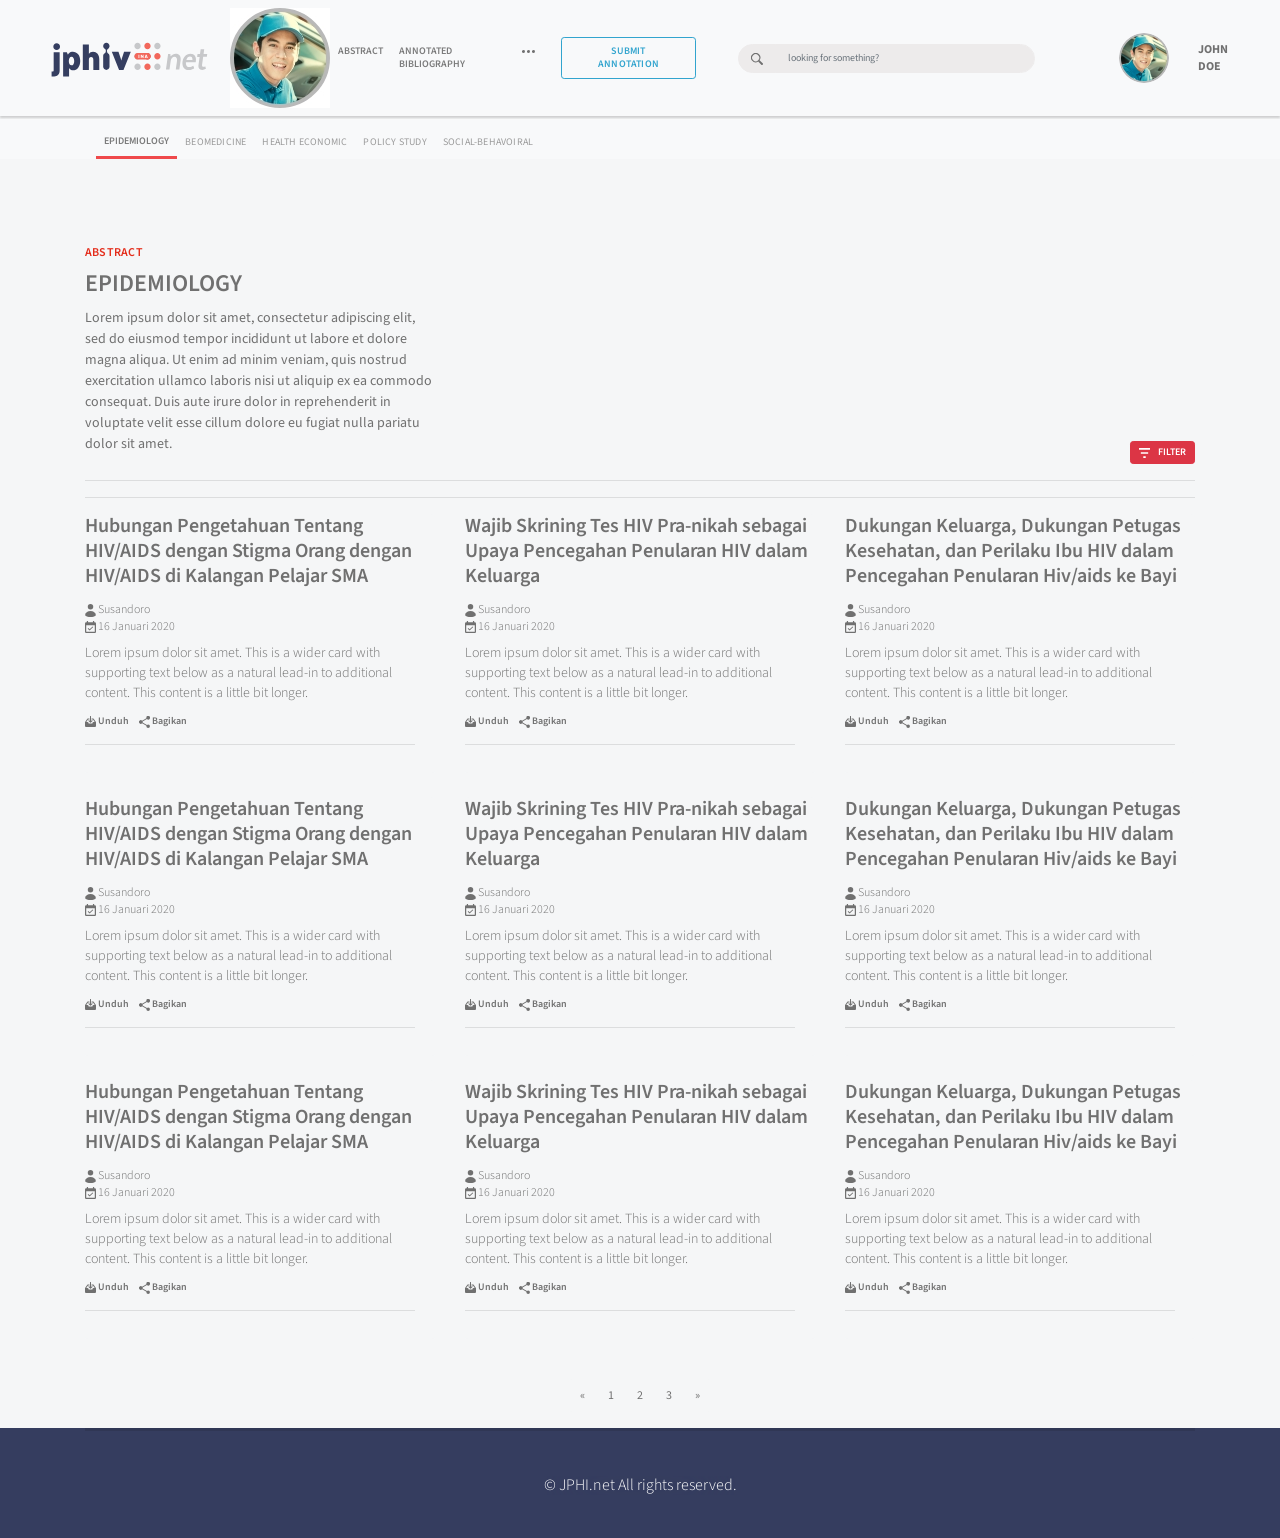
<file: Abstract.html>
<!doctype html>
<html lang="en">
  <head>
    <!-- Required meta tags -->
    <meta charset="utf-8">
    <meta name="viewport" content="width=device-width, initial-scale=1, shrink-to-fit=no">

    <!-- Bootstrap CSS -->
    <link rel="stylesheet" href="https://stackpath.bootstrapcdn.com/bootstrap/4.4.1/css/bootstrap.min.css" integrity="sha384-Vkoo8x4CGsO3+Hhxv8T/Q5PaXtkKtu6ug5TOeNV6gBiFeWPGFN9MuhOf23Q9Ifjh" crossorigin="anonymous">
    
    <!-- my css -->
    <link rel="stylesheet" href="css/index.css">
    <link rel="stylesheet" href="css/epidemiology.css">
    <link rel="stylesheet" href="css/header-footer.css">

    <!-- font source Sans pro -->
    <link href="https://fonts.googleapis.com/css?family=Source+Sans+Pro:200,200i,300,300i,400,400i,600,600i,700,700i,900,900i&display=swap" rel="stylesheet">
    <title>Abstract</title>

  </head>

  <body>

      <!-- header 1 -->
      <nav class="navbar navbar-expand-lg navbar-light bg-light main-nav">
        <a class="navbar-brand" href="index.html">
          <img src="img/logo//JPHIV-INA_LOGO.svg" alt="" srcset="">
        </a>
        <a class="nav-profil" href=""><img src="img/img-profil.jpg" alt=""></a>
        <button class="navbar-toggler" type="button" data-toggle="collapse" data-target="#navbarSupportedContent" aria-controls="navbarSupportedContent" aria-expanded="false" aria-label="Toggle navigation">
          <span class="navbar-toggler-icon"></span>
        </button>
      
        <div class="collapse navbar-collapse" id="navbarSupportedContent">
          <ul class="navbar-nav">
            <li class="nav-item active">
              <a class="nav-link" href="Abstract.html">ABSTRACT <span class="sr-only">(current)</span></a>
            </li>
            <li class="nav-item">
              <a class="nav-link" href="annotated.html">ANNOTATED BIBLIOGRAPHY </a>
            </li>
            <li class="nav-item"><div class="dropdown show dropdown-annotated">
              <a class="nav-link dropdown-toggle" role="button" id="dropdownAnnotatedLink" data-toggle="dropdown" aria-haspopup="true" aria-expanded="false" href="#"><img src="img/Group 13.png" alt="" srcset=""></a>
              <div class="dropdown-menu" aria-labelledby="dropdownAnnotatedLink">
                <a class="dropdown-item" href="overview.html">OVERVIEW</a>
                <div class="dropdown-divider"></div>
                <a class="dropdown-item" href="#">PRIVACY POLICY</a>
                <div class="dropdown-divider"></div>
                <a class="dropdown-item" href="#">TERMS OF SERVICE</a>
                <div class="dropdown-divider"></div>
                <a class="dropdown-item" href="#">FAQ</a>
                <div class="dropdown-divider"></div>
                <a class="dropdown-item" href="search-result-page.html">Search Result Page</a>
                <div class="dropdown-divider"></div>
                <a class="dropdown-item" href="search-result-tag.html">Search Tag Result Page</a>
                <div class="dropdown-divider"></div>
                <a class="dropdown-item" href="abstract-detail.html">Abstract Detail</a>
                <div class="dropdown-divider"></div>
                <a class="dropdown-item" href="annotated-detail.html">Annotated Detail</a>
              </div>
            </div>
            </li>
            <button type="button" class="btn btn-outline-secondary btn-sm">SUBMIT ANNOTATION</button>
          </ul>
          <form class="form-inline my-2 my-lg-0 " id="search-main-nav">
            <div class="input-group">
              <div class="input-group-prepend">
                <div class="input-group-text "><i><img src="img/search-icon.svg" alt=""></i></div>
              </div>
              <input type="search" class="form-control "  placeholder="looking for something?">
            </div>
          </form>
          
          <div class="dropdown show dropdown-img-profil">
            <a class="nav-link dropdown-toggle" role="button" id="dropdownAnnotatedLink" data-toggle="dropdown" aria-haspopup="true" aria-expanded="false" href="#"><img class="img-profil" src="img/img-profil.jpg" alt="" srcset=""></a>
            <div class="dropdown-menu" aria-labelledby="dropdownAnnotatedLink">
              <a class="dropdown-item" href="#"><i><img src="img/icon-profil-nav.svg" alt="" srcset=""></i> PROFILE</a>
              <div class="dropdown-divider"></div>
              <a class="dropdown-item" href="#"><i><img src="img/icon-logout-nav.svg" alt="" srcset=""></i> LOG OUT</a>
            </div>
          </div>
          <button type="button" class="btn btn-link btn-profil ">JOHN DOE</button>
        </div>
      </nav>
      <!-- end header 1 -->
    
      <!-- header 2 -->
          <nav class="navbar navbar-expand-lg navbar-light bg-light sub-nav">
            <div class="container">

              <button class="navbar-toggler" type="button" data-toggle="collapse" data-target="#navbarSupportedContent" aria-controls="navbarSupportedContent" aria-expanded="false" aria-label="Toggle navigation">
                <span class="navbar-toggler-icon"></span>
              </button>
            
              <div class="collapse navbar-collapse" id="navbarSupportedContent">
                <ul class="navbar-nav mr-auto">
                  <li class="nav-item active">
                    <a class="nav-link" href="#">EPIDEMIOLOGY <span class="sr-only">(current)</span></a>
                  </li>
                  <li class="nav-item">
                    <a class="nav-link" href="#">BEOMEDICINE</a>
                  </li>
                  <li class="nav-item">
                    <a class="nav-link" href="#">HEALTH ECONOMIC</a>
                  </li>
                  <li class="nav-item">
                    <a class="nav-link" href="#">POLICY STUDY</a>
                  </li>
                  <li class="nav-item">
                    <a class="nav-link" href="#">SOCIAL-BEHAVOIRAL</a>
                  </li>
                </ul>
                <ul class="navbar-nav ml-auto popular-search">
                  <li class="nav-item active">
                    <a class="nav-link" href="#">POPULAR SEARCH <span class="sr-only">(current)</span></a>
                  </li>
                  <li class="nav-item">
                    <a class="nav-link" href="#">Epidemiology</a>
                  </li>
                  <li class="nav-item">
                    <a class="nav-link" href="#">Biomedicine</a>
                  </li>
                  <li class="nav-item">
                    <a class="nav-link" href="#">Health Economic</a>
                  </li>
                  <li class="nav-item">
                    <a class="nav-link" href="#">Policy Study</a>
                  </li>
                  <li class="nav-item">
                    <a class="nav-link" href="#">Social-behavioral</a>
                  </li>
                </ul>
              </div>
            </div>
          </nav>
      <!-- end header 2 -->


      <!-- TITLE -->
      <section class="title-epidemiology">
        <div class="container">
            <div class="row">
                <div class="col-md-4">
                  <h5>ABSTRACT</h5>
                    <h3>
                      EPIDEMIOLOGY  
                    </h3>
                    <p>Lorem ipsum dolor sit amet, consectetur adipiscing elit, sed do eiusmod tempor incididunt ut labore et dolore magna aliqua. Ut enim ad minim veniam, quis nostrud exercitation ullamco laboris nisi ut aliquip ex ea commodo consequat. Duis aute irure dolor in reprehenderit in voluptate velit esse cillum dolore eu fugiat nulla pariatu dolor sit amet.</p>
                </div>
            </div>
        </div>
      </section>
      <!-- END TITLE -->

      

      <!-- FILTER -->
      <section class="filter-epidemiology " >
        <div class="container ">
          <!-- FILTER COLLAPSE -->
          <div class="d-flex justify-content-end">
            <button class="btn btn-danger btn-sm d-flex justify-content-end" type="button" data-toggle="collapse" data-target="#collapseFilter" aria-expanded="false" aria-controls="collapseExample">
              <i> <img src="img/filter.svg" alt=""></i> FILTER
            </button>
          </div>
          
          <!-- END FILTER COLLAPSE -->
          <hr>
            <div class="row collapse row-cols-2"  id="collapseFilter">
              <div class="col-md">
                <form action="">
                  <div class="form-group">
                    <label for="sub-cat">sub category</label>
                    <input type="text" class="form-control form-control-sm" id="sub-cat">
                  </div>
                </form>
              </div>
              <div class="col-md">
                <form action="">
                  <div class="form-group">
                    <label for="filter1">Filter 1</label>
                    <input type="text" class="form-control form-control-sm" id="filter1">
                  </div>
                </form>
              </div>
              <div class="col-md">
                <form action="">
                  <div class="form-group">
                    <label for="filter2">Filter 2</label>
                    <input type="text" class="form-control form-control-sm" id="filter2">
                  </div>
                </form>
              </div>
              <div class="col-md">
                <form action="">
                  <div class="form-group">
                    <label for="filter3">Filter 3</label>
                    <input type="text" class="form-control form-control-sm" id="filter3">
                  </div>
                </form>
              </div>
              <div class="col-md">
                <form action="">
                  <div class="form-group">
                    <label for="filter4">Filter 4</label>
                    <input type="text" class="form-control form-control-sm" id="filter4">
                  </div>
                </form>
              </div>
            </div>
          <hr>
        </div>
      </section>
      <!-- END FILTER -->

    <!-- new entri -->
    <section>
      <div class="container new-entry">
        <!-- <div class="d-flex justify-content-between">
          <h3>New Entry</h3>
          <button type="button" class="btn btn-danger btn-sm">9 Hasil ditampilkan</button>
        </div> -->
        <!-- <hr> -->
        <div class="row row-cols-md-3">
          <!-- <div class="col-md-3">

          </div> -->
              <!-- <div class="card-deck">
              </div> -->
                  <div class="col-md-4 mb-4">
                    <div class="card h-100">
                      <div class="card-body">
                        <h5 class="card-title">Hubungan Pengetahuan Tentang HIV/AIDS dengan Stigma Orang dengan HIV/AIDS di Kalangan Pelajar SMA</h5>
                        <h6 class="autor"><i><img src="img/autor.svg" alt="" srcset=""></i> Susandoro</h6>
                        <h6 class="date"><i><img src="img/date.svg" alt=""></i> 16 Januari 2020</h6>
                        <p class="card-text">Lorem ipsum dolor sit amet. This is a wider card with supporting text below as a natural lead-in to additional content. This content is a little bit longer.</p>
                      </div>
                      <div class="card-footer">
                        <ul class="list-inline">
                          <li class="list-inline-item"><i><img src="img/download.svg" alt=""></i> Unduh</li>
                          <li class="list-inline-item"><i><img src="img/share.svg" alt=""></i> Bagikan</li>
                        </ul>
                        <hr>
                      </div>
                    </div>
                  </div>

                  <div class="col-md-4 mb-4">
                    <div class="card h-100">
                      <div class="card-body">
                        <h5 class="card-title">Wajib Skrining Tes HIV Pra-nikah sebagai Upaya Pencegahan Penularan HIV dalam Keluarga</h5>
                        <h6 class="autor"><i><img src="img/autor.svg" alt="" srcset=""></i> Susandoro</h6>
                        <h6 class="date"><i><img src="img/date.svg" alt=""></i> 16 Januari 2020</h6>
                        <p class="card-text">Lorem ipsum dolor sit amet. This is a wider card with supporting text below as a natural lead-in to additional content. This content is a little bit longer.</p>
                      </div>
                      <div class="card-footer">
                        <ul class="list-inline">
                          <li class="list-inline-item"><i><img src="img/download.svg" alt=""></i> Unduh</li>
                          <li class="list-inline-item"><i><img src="img/share.svg" alt=""></i> Bagikan</li>
                        </ul>
                        <hr>
                      </div>
                    </div>
                  </div>

                  <div class="col-md-4 mb-4">
                    <div class="card h-100">
                      <div class="card-body">
                        <h5 class="card-title">Dukungan Keluarga, Dukungan Petugas Kesehatan, dan Perilaku Ibu HIV dalam Pencegahan Penularan Hiv/aids ke Bayi</h5>
                        <h6 class="autor"><i><img src="img/autor.svg" alt="" srcset=""></i> Susandoro</h6>
                        <h6 class="date"><i><img src="img/date.svg" alt=""></i> 16 Januari 2020</h6>
                        <p class="card-text">Lorem ipsum dolor sit amet. This is a wider card with supporting text below as a natural lead-in to additional content. This content is a little bit longer.</p>
                      </div>
                      <div class="card-footer">
                        <ul class="list-inline">
                          <li class="list-inline-item"><i><img src="img/download.svg" alt=""></i> Unduh</li>
                          <li class="list-inline-item"><i><img src="img/share.svg" alt=""></i> Bagikan</li>
                        </ul>
                        <hr>
                      </div>
                    </div>
                  </div>

                  <div class="col-md-4 mb-4">
                    <div class="card h-100">
                      <div class="card-body">
                        <h5 class="card-title">Hubungan Pengetahuan Tentang HIV/AIDS dengan Stigma Orang dengan HIV/AIDS di Kalangan Pelajar SMA</h5>
                        <h6 class="autor"><i><img src="img/autor.svg" alt="" srcset=""></i> Susandoro</h6>
                        <h6 class="date"><i><img src="img/date.svg" alt=""></i> 16 Januari 2020</h6>
                        <p class="card-text">Lorem ipsum dolor sit amet. This is a wider card with supporting text below as a natural lead-in to additional content. This content is a little bit longer.</p>
                      </div>
                      <div class="card-footer">
                        <ul class="list-inline">
                          <li class="list-inline-item"><i><img src="img/download.svg" alt=""></i> Unduh</li>
                          <li class="list-inline-item"><i><img src="img/share.svg" alt=""></i> Bagikan</li>
                        </ul>
                        <hr>
                      </div>
                    </div>
                  </div>

                  <div class="col-md-4 mb-4">
                    <div class="card h-100">
                      <div class="card-body">
                        <h5 class="card-title">Wajib Skrining Tes HIV Pra-nikah sebagai Upaya Pencegahan Penularan HIV dalam Keluarga</h5>
                        <h6 class="autor"><i><img src="img/autor.svg" alt="" srcset=""></i> Susandoro</h6>
                        <h6 class="date"><i><img src="img/date.svg" alt=""></i> 16 Januari 2020</h6>
                        <p class="card-text">Lorem ipsum dolor sit amet. This is a wider card with supporting text below as a natural lead-in to additional content. This content is a little bit longer.</p>
                      </div>
                      <div class="card-footer">
                        <ul class="list-inline">
                          <li class="list-inline-item"><i><img src="img/download.svg" alt=""></i> Unduh</li>
                          <li class="list-inline-item"><i><img src="img/share.svg" alt=""></i> Bagikan</li>
                        </ul>
                        <hr>
                      </div>
                    </div>
                  </div>

                  <div class="col-md-4 mb-4">
                    <div class="card h-100">
                      <div class="card-body">
                        <h5 class="card-title">Dukungan Keluarga, Dukungan Petugas Kesehatan, dan Perilaku Ibu HIV dalam Pencegahan Penularan Hiv/aids ke Bayi</h5>
                        <h6 class="autor"><i><img src="img/autor.svg" alt="" srcset=""></i> Susandoro</h6>
                        <h6 class="date"><i><img src="img/date.svg" alt=""></i> 16 Januari 2020</h6>
                        <p class="card-text">Lorem ipsum dolor sit amet. This is a wider card with supporting text below as a natural lead-in to additional content. This content is a little bit longer.</p>
                      </div>
                      <div class="card-footer">
                        <ul class="list-inline">
                          <li class="list-inline-item"><i><img src="img/download.svg" alt=""></i> Unduh</li>
                          <li class="list-inline-item"><i><img src="img/share.svg" alt=""></i> Bagikan</li>
                        </ul>
                        <hr>
                      </div>
                    </div>
                  </div>

                  <div class="col-md-4 mb-4">
                    <div class="card h-100">
                      <div class="card-body">
                        <h5 class="card-title">Hubungan Pengetahuan Tentang HIV/AIDS dengan Stigma Orang dengan HIV/AIDS di Kalangan Pelajar SMA</h5>
                        <h6 class="autor"><i><img src="img/autor.svg" alt="" srcset=""></i> Susandoro</h6>
                        <h6 class="date"><i><img src="img/date.svg" alt=""></i> 16 Januari 2020</h6>
                        <p class="card-text">Lorem ipsum dolor sit amet. This is a wider card with supporting text below as a natural lead-in to additional content. This content is a little bit longer.</p>
                      </div>
                      <div class="card-footer">
                        <ul class="list-inline">
                          <li class="list-inline-item"><i><img src="img/download.svg" alt=""></i> Unduh</li>
                          <li class="list-inline-item"><i><img src="img/share.svg" alt=""></i> Bagikan</li>
                        </ul>
                        <hr>
                      </div>
                    </div>
                  </div>

                  <div class="col-md-4 mb-4">
                    <div class="card h-100">
                      <div class="card-body">
                        <h5 class="card-title">Wajib Skrining Tes HIV Pra-nikah sebagai Upaya Pencegahan Penularan HIV dalam Keluarga</h5>
                        <h6 class="autor"><i><img src="img/autor.svg" alt="" srcset=""></i> Susandoro</h6>
                        <h6 class="date"><i><img src="img/date.svg" alt=""></i> 16 Januari 2020</h6>
                        <p class="card-text">Lorem ipsum dolor sit amet. This is a wider card with supporting text below as a natural lead-in to additional content. This content is a little bit longer.</p>
                      </div>
                      <div class="card-footer">
                        <ul class="list-inline">
                          <li class="list-inline-item"><i><img src="img/download.svg" alt=""></i> Unduh</li>
                          <li class="list-inline-item"><i><img src="img/share.svg" alt=""></i> Bagikan</li>
                        </ul>
                        <hr>
                      </div>
                    </div>
                  </div>

                  <div class="col-md-4 mb-4">
                    <div class="card h-100">
                      <div class="card-body">
                        <h5 class="card-title">Dukungan Keluarga, Dukungan Petugas Kesehatan, dan Perilaku Ibu HIV dalam Pencegahan Penularan Hiv/aids ke Bayi</h5>
                        <h6 class="autor"><i><img src="img/autor.svg" alt="" srcset=""></i> Susandoro</h6>
                        <h6 class="date"><i><img src="img/date.svg" alt=""></i> 16 Januari 2020</h6>
                        <p class="card-text">Lorem ipsum dolor sit amet. This is a wider card with supporting text below as a natural lead-in to additional content. This content is a little bit longer.</p>
                      </div>
                      <div class="card-footer">
                        <ul class="list-inline">
                          <li class="list-inline-item"><i><img src="img/download.svg" alt=""></i> Unduh</li>
                          <li class="list-inline-item"><i><img src="img/share.svg" alt=""></i> Bagikan</li>
                        </ul>
                        <hr>
                      </div>
                    </div>
                  </div>

                  
        </div>
      </div>
    </section>
    <!-- end new entry -->


          <!-- pagination -->
    <section class="pagination mt-3">
      <div class="container">
       <div class="row justify-content-md-center">
          <div class="col-md-auto ">
            <nav aria-label="Page navigation example">
              <ul class="pagination">
                <li class="page-item">
                  <a class="page-link" href="#" aria-label="Previous">
                    <span aria-hidden="true">&laquo;</span>
                    <span class="sr-only">Previous</span>
                  </a>
                </li>
                <li class="page-item"><a class="page-link" href="#">1</a></li>
                <li class="page-item"><a class="page-link" href="#">2</a></li>
                <li class="page-item"><a class="page-link" href="#">3</a></li>
                <li class="page-item">
                  <a class="page-link" href="#" aria-label="Next">
                    <span aria-hidden="true">&raquo;</span>
                    <span class="sr-only">Next</span>
                  </a>
                </li>
              </ul>
            </nav>
          </div>
        </div>
      </div>   
    </section>
    <!-- end pagination -->

  <!-- footer -->
  <footer>
    <div class="container">
      <hr>
      <div class="row justify-content-md-center ">
        <div class="col-md-auto align-items-center">
          <h3>© JPHI.net All rights reserved.</h3>
        </div>
      </div>
    </div>
  </footer>
<!-- end footer -->


      <script src="https://code.jquery.com/jquery-3.4.1.slim.min.js" integrity="sha384-J6qa4849blE2+poT4WnyKhv5vZF5SrPo0iEjwBvKU7imGFAV0wwj1yYfoRSJoZ+n" crossorigin="anonymous"></script>
      <script src="https://cdn.jsdelivr.net/npm/popper.js@1.16.0/dist/umd/popper.min.js" integrity="sha384-Q6E9RHvbIyZFJoft+2mJbHaEWldlvI9IOYy5n3zV9zzTtmI3UksdQRVvoxMfooAo" crossorigin="anonymous"></script>
      <script src="https://stackpath.bootstrapcdn.com/bootstrap/4.4.1/js/bootstrap.min.js" integrity="sha384-wfSDF2E50Y2D1uUdj0O3uMBJnjuUD4Ih7YwaYd1iqfktj0Uod8GCExl3Og8ifwB6" crossorigin="anonymous"></script>
  </body>
</file>
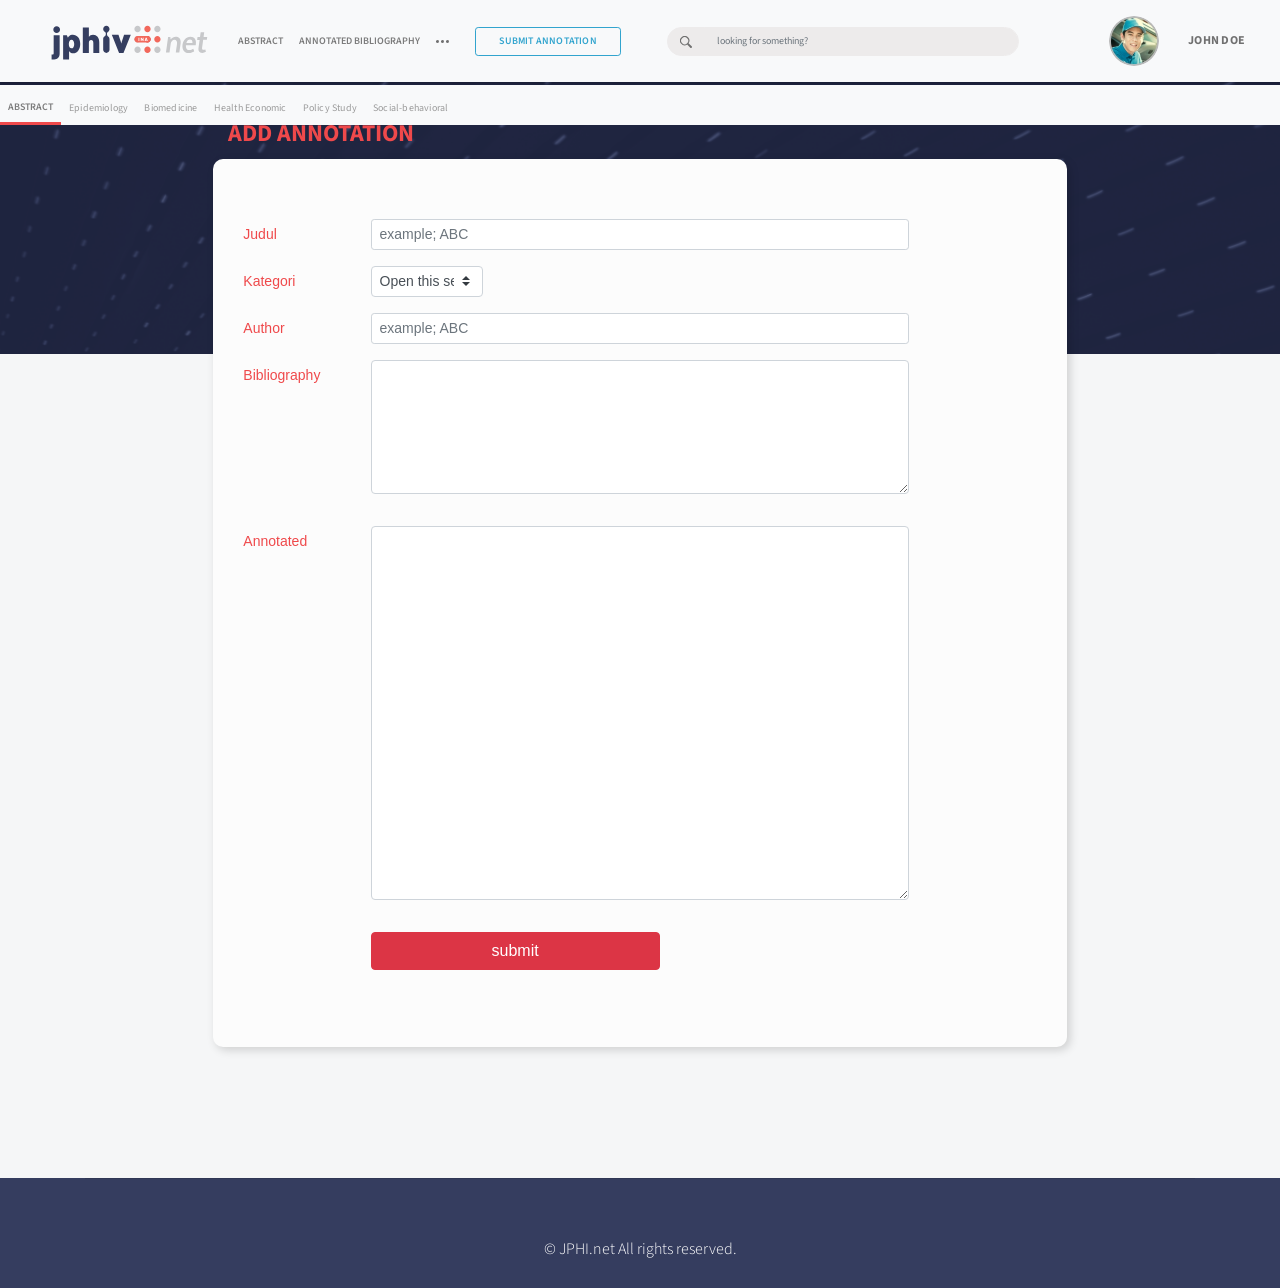
<file: add-annotation..html>
<!doctype html>
<html lang="en">
  <head>
    <!-- Required meta tags -->
    <meta charset="utf-8">
    <meta name="viewport" content="width=device-width, initial-scale=1, shrink-to-fit=no">

    <!-- Bootstrap CSS -->
    <link rel="stylesheet" href="https://stackpath.bootstrapcdn.com/bootstrap/4.4.1/css/bootstrap.min.css" integrity="sha384-Vkoo8x4CGsO3+Hhxv8T/Q5PaXtkKtu6ug5TOeNV6gBiFeWPGFN9MuhOf23Q9Ifjh" crossorigin="anonymous">
    
    <!-- my css -->
    <link rel="stylesheet" href="css/add-annotation.css">
    <link rel="stylesheet" href="css/header-footer.css">

    <!-- font source Sans pro -->
    <link href="https://fonts.googleapis.com/css?family=Source+Sans+Pro:200,200i,300,300i,400,400i,600,600i,700,700i,900,900i&display=swap" rel="stylesheet">
    <title>Add Annotated</title>
    <!-- <style>
      body{
        font-family: 'Source Sans Pro';
      }
    </style> -->

  </head>
  <body>
      <!-- header 1 -->
      <nav class="navbar navbar-expand-lg navbar-light bg-light main-nav">
        <a class="navbar-brand" href="index.html">
          <img src="img/logo//JPHIV-INA_LOGO.svg" alt="" srcset="">
        </a>
        <button class="navbar-toggler" type="button" data-toggle="collapse" data-target="#navbarSupportedContent" aria-controls="navbarSupportedContent" aria-expanded="false" aria-label="Toggle navigation">
          <span class="navbar-toggler-icon"></span>
        </button>
      
        <div class="collapse navbar-collapse" id="navbarSupportedContent">
          <ul class="navbar-nav">
            <li class="nav-item active">
              <a class="nav-link" href="Abstract.html">ABSTRACT <span class="sr-only">(current)</span></a>
            </li>
            <li class="nav-item">
              <a class="nav-link" href="annotated.html">ANNOTATED BIBLIOGRAPHY </a>
            </li>
            <li class="nav-item"><div class="dropdown show dropdown-annotated">
              <a class="nav-link dropdown-toggle" role="button" id="dropdownAnnotatedLink" data-toggle="dropdown" aria-haspopup="true" aria-expanded="false" href="#"><img src="img/Group 13.png" alt="" srcset=""></a>
              <div class="dropdown-menu" aria-labelledby="dropdownAnnotatedLink">
                <a class="dropdown-item" href="overview.html">OVERVIEW</a>
                <div class="dropdown-divider"></div>
                <a class="dropdown-item" href="#">PRIVACY POLICY</a>
                <div class="dropdown-divider"></div>
                <a class="dropdown-item" href="#">TERMS OF SERVICE</a>
                <div class="dropdown-divider"></div>
                <a class="dropdown-item" href="#">FAQ</a>
                <div class="dropdown-divider"></div>
                <a class="dropdown-item" href="search-result-page.html">Search Result Page</a>
                <div class="dropdown-divider"></div>
                <a class="dropdown-item" href="search-result-tag.html">Search Tag Result Page</a>
                <div class="dropdown-divider"></div>
                <a class="dropdown-item" href="abstract-detail.html">Abstract Detail</a>
                <div class="dropdown-divider"></div>
                <a class="dropdown-item" href="annotated-detail.html">Annotated Detail</a>
              </div>
            </div>
            </li>
            <button type="button" class="btn btn-outline-secondary btn-sm">SUBMIT ANNOTATION</button>
          </ul>
          <form class="form-inline my-2 my-lg-0 " id="search-main-nav">
            <div class="input-group">
              <div class="input-group-prepend">
                <div class="input-group-text "><i><img src="img/search-icon.svg" alt=""></i></div>
              </div>
              <input type="search" class="form-control "  placeholder="looking for something?">
            </div>
          </form>
          
          <div class="dropdown show dropdown-img-profil">
            <a class="nav-link dropdown-toggle" role="button" id="dropdownAnnotatedLink" data-toggle="dropdown" aria-haspopup="true" aria-expanded="false" href="#"><img class="img-profil" src="img/img-profil.jpg" alt="" srcset=""></a>
            <div class="dropdown-menu" aria-labelledby="dropdownAnnotatedLink">
              <a class="dropdown-item" href="#">PROFILE</a>
              <div class="dropdown-divider"></div>
              <a class="dropdown-item" href="#">LOG OUT</a>
            </div>
          </div>
          <button type="button" class="btn btn-link btn-profil ">JOHN DOE</button>
        </div>
      </nav>
      <!-- end header 1 -->

    <!-- header 2 -->
    <nav class="navbar navbar-expand-lg navbar-light bg-light sub-nav">
      <button class="navbar-toggler" type="button" data-toggle="collapse" data-target="#navbarSupportedContent" aria-controls="navbarSupportedContent" aria-expanded="false" aria-label="Toggle navigation">
        <span class="navbar-toggler-icon"></span>
      </button>
    
      <div class="collapse navbar-collapse" id="navbarSupportedContent">
        <ul class="navbar-nav mr-auto">
          <li class="nav-item active">
            <a class="nav-link" href="#">ABSTRACT <span class="sr-only">(current)</span></a>
          </li>
          <li class="nav-item">
            <a class="nav-link" href="Epidemiology.html">Epidemiology</a>
          </li>
          <li class="nav-item">
            <a class="nav-link" href="#">Biomedicine</a>
          </li>
          <li class="nav-item">
            <a class="nav-link" href="#">Health Economic</a>
          </li>
          <li class="nav-item">
            <a class="nav-link" href="#">Policy Study</a>
          </li>
          <li class="nav-item">
            <a class="nav-link" href="#">Social-behavioral</a>
          </li>
         
        </ul>
        <!-- <ul class="navbar-nav ml-auto popular-search">
          <li class="nav-item active">
            <a class="nav-link" href="#">POPULAR SEARCH <span class="sr-only">(current)</span></a>
          </li>
          <li class="nav-item">
            <a class="nav-link" href="#">Epidemiology</a>
          </li>
          <li class="nav-item">
            <a class="nav-link" href="#">Biomedicine</a>
          </li>
          <li class="nav-item">
            <a class="nav-link" href="#">Health Economic</a>
          </li>
          <li class="nav-item">
            <a class="nav-link" href="#">Policy Study</a>
          </li>
          <li class="nav-item">
            <a class="nav-link" href="#">Social-behavioral</a>
          </li>
        </ul> -->
      </div>
    </nav>
    <!-- end header 2 -->

    <!-- jumbotron -->
    <div class="jumbotron jumbotron-fluid">
      <img class="img-fluid w-100" src="img/add-annotatoin-landing.png" alt="" srcset="">
    </div>
    <!-- end jumbotron -->


    <!-- form annotation -->
    <section class="add-annotation">
      <div class="container-fluid">
        <div class="row justify-content-md-center">
          <div class="col-md-8">
            <h3>ADD ANNOTATION</h3>
          </div>
        </div>
        <div class="row justify-content-md-center">
          <div class="col-md-8 form-annotation">
            <form action="">
              <div class="form-group row">
                <label for="judul" class="col-sm-2 col-form-label col-form-label-sm">Judul</label>
                <div class="col-sm-8">
                  <input type="email" class="form-control form-control-sm" id="judul" placeholder="example; ABC">
                </div>
              </div>
              <div class="form-group row">
                <label for="kategori" class="col-sm-2 col-form-label col-form-label-sm">Kategori</label>
                <div class="col-sm-2">
                  <select class="custom-select custom-select-sm">
                    <option selected>Open this select menu</option>
                    <option value="1">One</option>
                    <option value="2">Two</option>
                    <option value="3">Three</option>
                  </select>
                </div>
              </div>
              <div class="form-group row">
                <label for="author" class="col-sm-2 col-form-label col-form-label-sm">Author</label>
                <div class="col-sm-8">
                  <input type="email" class="form-control form-control-sm" id="author" placeholder="example; ABC">
                </div>
              </div>
              <div class="form-group row">
                <label for="bibliography" class="col-sm-2 col-form-label col-form-label-sm">Bibliography</label>
                <div class="col-sm-8">
                  <div class="form-group">
                    <textarea class="form-control" id="bibliography" rows="5" placeholder=""></textarea>
                  </div>
                </div>
              </div>
              <div class="form-group row">
                <label for="annotated" class="col-sm-2 col-form-label col-form-label-sm">Annotated</label>
                <div class="col-sm-8">
                  <div class="form-group">
                    <textarea class="form-control" id="annotated" rows="15" placeholder=""></textarea>
                  </div>
                </div>
              </div>
              <div class="col-sm-8 offset-2">
                <input class="btn btn-danger" type="submit" value="submit">
              </div>
            </form>
          </div>
        </div>
      </div>
    </section>
    <!-- end form annotation -->



    <!-- footer -->
    <footer>
      <div class="container">
        <hr>
        <div class="row justify-content-md-center ">
          <div class="col-md-auto align-items-center">
            <h3>© JPHI.net All rights reserved.</h3>
          </div>
        </div>
      </div>
    </footer>
    <!-- end footer -->

    <!-- Optional JavaScript -->
    <!-- jQuery first, then Popper.js, then Bootstrap JS -->
    <script src="https://code.jquery.com/jquery-3.4.1.slim.min.js" integrity="sha384-J6qa4849blE2+poT4WnyKhv5vZF5SrPo0iEjwBvKU7imGFAV0wwj1yYfoRSJoZ+n" crossorigin="anonymous"></script>
    <script src="https://cdn.jsdelivr.net/npm/popper.js@1.16.0/dist/umd/popper.min.js" integrity="sha384-Q6E9RHvbIyZFJoft+2mJbHaEWldlvI9IOYy5n3zV9zzTtmI3UksdQRVvoxMfooAo" crossorigin="anonymous"></script>
    <script src="https://stackpath.bootstrapcdn.com/bootstrap/4.4.1/js/bootstrap.min.js" integrity="sha384-wfSDF2E50Y2D1uUdj0O3uMBJnjuUD4Ih7YwaYd1iqfktj0Uod8GCExl3Og8ifwB6" crossorigin="anonymous"></script>
  </body>
</html>
</file>
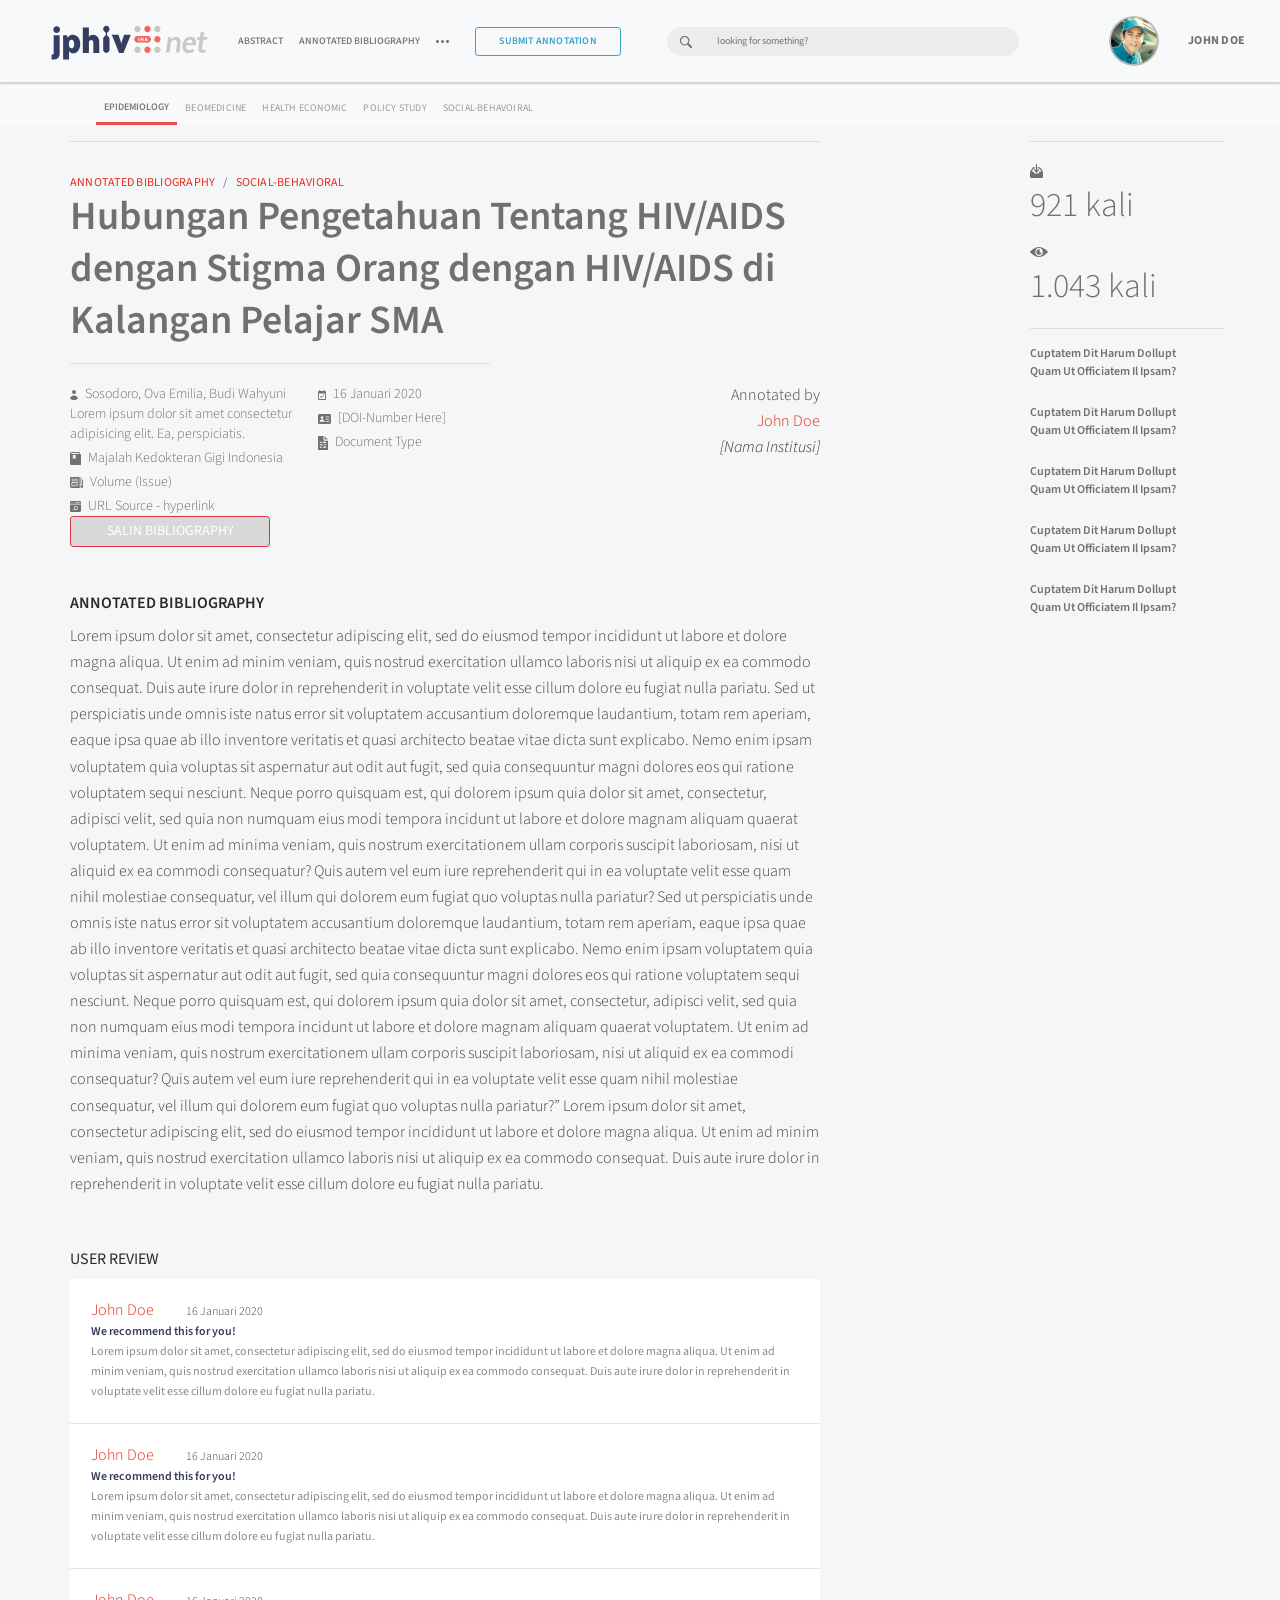
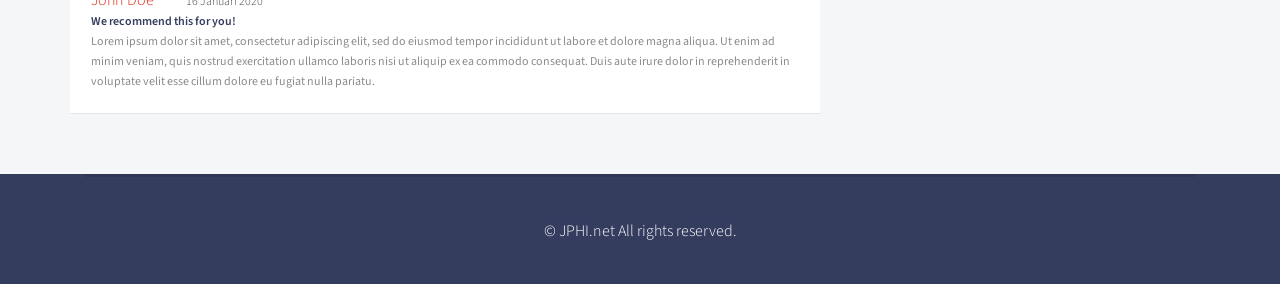
<file: annotated-detail.html>
<!doctype html>
<html lang="en">
  <head>
    <!-- Required meta tags -->
    <meta charset="utf-8">
    <meta name="viewport" content="width=device-width, initial-scale=1, shrink-to-fit=no">

    <!-- Bootstrap CSS -->
    <link rel="stylesheet" href="https://stackpath.bootstrapcdn.com/bootstrap/4.4.1/css/bootstrap.min.css" integrity="sha384-Vkoo8x4CGsO3+Hhxv8T/Q5PaXtkKtu6ug5TOeNV6gBiFeWPGFN9MuhOf23Q9Ifjh" crossorigin="anonymous">
    
    <!-- my css -->
		<link rel="stylesheet" href="css/index.css">
		<link rel="stylesheet" href="css/detail.css">
    <link rel="stylesheet" href="css/header-footer.css">

    <!-- font source Sans pro -->
    <link href="https://fonts.googleapis.com/css?family=Source+Sans+Pro:200,200i,300,300i,400,400i,600,600i,700,700i,900,900i&display=swap" rel="stylesheet">
    <title>Annotated Detail</title>
 

  </head>

  <body>

      <!-- header 1 -->
      <nav class="navbar navbar-expand-lg navbar-light bg-light main-nav">
        <a class="navbar-brand" href="index.html">
          <img src="img/logo//JPHIV-INA_LOGO.svg" alt="" srcset="">
        </a>
        <button class="navbar-toggler" type="button" data-toggle="collapse" data-target="#navbarSupportedContent" aria-controls="navbarSupportedContent" aria-expanded="false" aria-label="Toggle navigation">
          <span class="navbar-toggler-icon"></span>
        </button>
      
        <div class="collapse navbar-collapse" id="navbarSupportedContent">
          <ul class="navbar-nav">
            <li class="nav-item active">
              <a class="nav-link" href="Abstract.html">ABSTRACT <span class="sr-only">(current)</span></a>
            </li>
            <li class="nav-item">
              <a class="nav-link" href="annotated.html">ANNOTATED BIBLIOGRAPHY </a>
            </li>
            <li class="nav-item"><div class="dropdown show dropdown-annotated">
              <a class="nav-link dropdown-toggle" role="button" id="dropdownAnnotatedLink" data-toggle="dropdown" aria-haspopup="true" aria-expanded="false" href="#"><img src="img/Group 13.png" alt="" srcset=""></a>
              <div class="dropdown-menu" aria-labelledby="dropdownAnnotatedLink">
                <a class="dropdown-item" href="overview.html">OVERVIEW</a>
                <div class="dropdown-divider"></div>
                <a class="dropdown-item" href="#">PRIVACY POLICY</a>
                <div class="dropdown-divider"></div>
                <a class="dropdown-item" href="#">TERMS OF SERVICE</a>
                <div class="dropdown-divider"></div>
                <a class="dropdown-item" href="#">FAQ</a>
                <div class="dropdown-divider"></div>
                <a class="dropdown-item" href="search-result-page.html">Search Result Page</a>
                <div class="dropdown-divider"></div>
                <a class="dropdown-item" href="search-result-tag.html">Search Tag Result Page</a>
                <div class="dropdown-divider"></div>
                <a class="dropdown-item" href="abstract-detail.html">Abstract Detail</a>
                <div class="dropdown-divider"></div>
                <a class="dropdown-item" href="annotated-detail.html">Annotated Detail</a>
              </div>
            </div>
            </li>
            <button type="button" class="btn btn-outline-secondary btn-sm">SUBMIT ANNOTATION</button>
          </ul>
          <form class="form-inline my-2 my-lg-0 " id="search-main-nav">
            <div class="input-group">
              <div class="input-group-prepend">
                <div class="input-group-text "><i><img src="img/search-icon.svg" alt=""></i></div>
              </div>
              <input type="search" class="form-control "  placeholder="looking for something?">
            </div>
          </form>
          
          <div class="dropdown show dropdown-img-profil">
            <a class="nav-link dropdown-toggle" role="button" id="dropdownAnnotatedLink" data-toggle="dropdown" aria-haspopup="true" aria-expanded="false" href="#"><img class="img-profil" src="img/img-profil.jpg" alt="" srcset=""></a>
            <div class="dropdown-menu" aria-labelledby="dropdownAnnotatedLink">
              <a class="dropdown-item" href="#">PROFILE</a>
              <div class="dropdown-divider"></div>
              <a class="dropdown-item" href="#">LOG OUT</a>
            </div>
          </div>
          <button type="button" class="btn btn-link btn-profil ">JOHN DOE</button>
        </div>
      </nav>
      <!-- end header 1 -->
  
      <!-- header 2 -->
      <nav class="navbar navbar-expand-lg navbar-light bg-light sub-nav">
        <div class="container">

          <button class="navbar-toggler" type="button" data-toggle="collapse" data-target="#navbarSupportedContent" aria-controls="navbarSupportedContent" aria-expanded="false" aria-label="Toggle navigation">
            <span class="navbar-toggler-icon"></span>
          </button>
        
          <div class="collapse navbar-collapse" id="navbarSupportedContent">
            <ul class="navbar-nav mr-auto">
              <li class="nav-item active">
                <a class="nav-link" href="#">EPIDEMIOLOGY <span class="sr-only">(current)</span></a>
              </li>
              <li class="nav-item">
                <a class="nav-link" href="#">BEOMEDICINE</a>
              </li>
              <li class="nav-item">
                <a class="nav-link" href="#">HEALTH ECONOMIC</a>
              </li>
              <li class="nav-item">
                <a class="nav-link" href="#">POLICY STUDY</a>
              </li>
              <li class="nav-item">
                <a class="nav-link" href="#">SOCIAL-BEHAVOIRAL</a>
              </li>
            </ul>
            <ul class="navbar-nav ml-auto popular-search">
              <li class="nav-item active">
                <a class="nav-link" href="#">POPULAR SEARCH <span class="sr-only">(current)</span></a>
              </li>
              <li class="nav-item">
                <a class="nav-link" href="#">Epidemiology</a>
              </li>
              <li class="nav-item">
                <a class="nav-link" href="#">Biomedicine</a>
              </li>
              <li class="nav-item">
                <a class="nav-link" href="#">Health Economic</a>
              </li>
              <li class="nav-item">
                <a class="nav-link" href="#">Policy Study</a>
              </li>
              <li class="nav-item">
                <a class="nav-link" href="#">Social-behavioral</a>
              </li>
            </ul>
          </div>
        </div>
      </nav>
  <!-- end header 2 -->
    
      <section class="artikel">
        <div class="container">
					<div class="row">
						<div class="col-md-8 order-1">
							<hr>

							<!-- Nav -->
							<nav aria-label="breadcrumb">
								<ol class="breadcrumb">
									<li class="breadcrumb-item">ANNOTATED BIBLIOGRAPHY</li>
									<li class="breadcrumb-item active" aria-current="page">SOCIAL-BEHAVIORAL</li>
								</ol>
							</nav>
							<!-- END NAV -->

							<h1>Hubungan Pengetahuan Tentang HIV/AIDS dengan Stigma Orang dengan HIV/AIDS di Kalangan Pelajar SMA</h1>
              <hr class="space-title">

              <!-- matrik mobile -->
              <h5 >MATRIK</h5>
              <div class="d-flex m-matrik bd-highlight">
                <div class="bd-highlight w-50">
                  <i><img src="img/download-matrik.svg" alt="" srcset=""></i>
                  <h3>921 kali</h3>
                </div>
                <div class="bd-highlight w-50">
                  <i><img src="img/eye.svg" alt="" srcset=""></i>
                  <h3>1.043 kali</h3>
                </div>
                <hr>
              </div>
              <hr class="hr-mobile">
              <!-- end matrik mobile -->

              <div class="d-flex bd-highlight">
                <div class="bd-highlight w-30">
                  <ul class="list-unstyled ">
                    <li class="list-item"><i><img src="img/autor.svg" alt="" srcset=""></i>Sosodoro, Ova Emilia, Budi Wahyuni Lorem ipsum dolor sit amet consectetur adipisicing elit. Ea, perspiciatis.</li>
                    <li class="list-item"><i><img src="img/majalah.svg" alt="" srcset=""></i>Majalah Kedokteran Gigi Indonesia </li>
                    <li class="list-item"><i><img src="img/newspaper.svg" alt="" srcset=""></i>Volume (Issue)</li>
                    <li class="list-item"><i><img src="img/website.svg" alt="" srcset=""></i>URL Source - hyperlink</li>
                  </ul>
                </div>
                <div class="bd-highlight">
                  <ul class="list-unstyled">
                    <li class="list-item"><i><img src="img/date.svg" alt="" srcset=""></i>16 Januari 2020</li>
                    <li class="list-item"><i><img src="img/id-card.svg" alt="" srcset=""></i>[DOI-Number Here]</li>
                    <li class="list-item"><i><img src="img/document.svg" alt="" srcset=""></i>Document Type</li>
                  </ul>
                </div>
                <div class="bd-highlight ml-auto">
                  <ul class="list-unstyled">
                    <li class="list-item annotated">Annotated by </li>
                    <li class="list-item user">John Doe</li>
                    <li class="list-item institusi">[Nama Institusi]</li>
                  </ul>
                </div>
              </div>
							<button type="button" class="btn btn-danger btn-sm">SALIN BIBLIOGRAPHY</button>
              <!-- <h6 class="biblio">BIBLIOGRAPHY</h6>
              <p class="p-biblio pl-4">
                Lorem ipsum dolor sit amet, consectetur adipiscing elit, sed do eiusmod tempor incididunt ut labore et dolore magna aliqua. Ut enim ad minim veniam, quis nostrud exercitation ullamco laboris nisi ut aliquip ex ea commodo.
              </p> -->
							<h6 class="abstrak" id="annotated">ANNOTATED BIBLIOGRAPHY</h6>
							<p>Lorem ipsum dolor sit amet, consectetur adipiscing elit, sed do eiusmod tempor incididunt ut labore et dolore 
								magna aliqua. Ut enim ad minim veniam, quis nostrud exercitation ullamco laboris nisi ut aliquip ex ea commodo 
								consequat. Duis aute irure dolor in reprehenderit in voluptate velit esse cillum dolore eu fugiat nulla pariatu.
								
								Sed ut perspiciatis unde omnis iste natus error sit voluptatem accusantium doloremque laudantium, totam rem 
								aperiam, eaque ipsa quae ab illo inventore veritatis et quasi architecto beatae vitae dicta sunt explicabo. Nemo 
								enim ipsam voluptatem quia voluptas sit aspernatur aut odit aut fugit, sed quia consequuntur magni dolores eos 
								qui ratione voluptatem sequi nesciunt. Neque porro quisquam est, qui dolorem ipsum quia dolor sit amet, 
								consectetur, adipisci velit, sed quia non numquam eius modi tempora incidunt ut labore et dolore magnam 
								aliquam quaerat voluptatem. Ut enim ad minima veniam, quis nostrum exercitationem ullam corporis suscipit 
								laboriosam, nisi ut aliquid ex ea commodi consequatur? Quis autem vel eum iure reprehenderit qui in ea voluptate 
								velit esse quam nihil molestiae consequatur, vel illum qui dolorem eum fugiat quo voluptas nulla pariatur? Sed ut 
								perspiciatis unde omnis iste natus error sit voluptatem accusantium doloremque laudantium, totam rem aperiam, 
								eaque ipsa quae ab illo inventore veritatis et quasi architecto beatae vitae dicta sunt explicabo. Nemo enim ipsam 
								voluptatem quia voluptas sit aspernatur aut odit aut fugit, sed quia consequuntur magni dolores eos qui ratione 
								voluptatem sequi nesciunt. Neque porro quisquam est, qui dolorem ipsum quia dolor sit amet, consectetur, 
								adipisci velit, sed quia non numquam eius modi tempora incidunt ut labore et dolore magnam aliquam quaerat 
								voluptatem. Ut enim ad minima veniam, quis nostrum exercitationem ullam corporis suscipit laboriosam, nisi ut 
								aliquid ex ea commodi consequatur? Quis autem vel eum iure reprehenderit qui in ea voluptate velit esse quam 
								nihil molestiae consequatur, vel illum qui dolorem eum fugiat quo voluptas nulla pariatur?”
								
								Lorem ipsum dolor sit amet, consectetur adipiscing elit, sed do eiusmod tempor incididunt ut labore et dolore 
								magna aliqua. Ut enim ad minim veniam, quis nostrud exercitation ullamco laboris nisi ut aliquip ex ea commodo 
								consequat. Duis aute irure dolor in reprehenderit in voluptate velit esse cillum dolore eu fugiat nulla pariatu.
                </p>
                <section id="user-review">
                  <h4 class="user-review-title">USER REVIEW</h4>
                   <div class="user-review">
                     <ul class="list-unstyled list-inline">
                       <li class="user list-inline-item">John Doe</li>
                       <li class="date list-inline-item">16 Januari 2020</li>
                     </ul>
                     <p> <span>We recommend this for you!</span> <br>  
                      Lorem ipsum dolor sit amet, consectetur adipiscing elit, sed do eiusmod tempor incididunt ut labore et dolore magna aliqua. Ut enim ad 
                      minim veniam, quis nostrud exercitation ullamco laboris nisi ut aliquip ex ea commodo consequat. Duis aute irure dolor in reprehenderit in 
                      voluptate velit esse cillum dolore eu fugiat nulla pariatu.</p>
                      <hr>
                   </div>
                   <div class="user-review">
                    <ul class="list-unstyled list-inline">
                      <li class="user list-inline-item">John Doe</li>
                      <li class="date list-inline-item">16 Januari 2020</li>
                    </ul>
                    <p> <span>We recommend this for you!</span> <br> 
                     Lorem ipsum dolor sit amet, consectetur adipiscing elit, sed do eiusmod tempor incididunt ut labore et dolore magna aliqua. Ut enim ad 
                     minim veniam, quis nostrud exercitation ullamco laboris nisi ut aliquip ex ea commodo consequat. Duis aute irure dolor in reprehenderit in 
                     voluptate velit esse cillum dolore eu fugiat nulla pariatu.</p>
                     <hr>
                  </div> 
                  <div class="user-review">
                    <ul class="list-unstyled list-inline">
                      <li class="user list-inline-item">John Doe</li>
                      <li class="date list-inline-item">16 Januari 2020</li>
                    </ul>
                    <p> <span>We recommend this for you!</span> <br> 
                     Lorem ipsum dolor sit amet, consectetur adipiscing elit, sed do eiusmod tempor incididunt ut labore et dolore magna aliqua. Ut enim ad 
                     minim veniam, quis nostrud exercitation ullamco laboris nisi ut aliquip ex ea commodo consequat. Duis aute irure dolor in reprehenderit in 
                     voluptate velit esse cillum dolore eu fugiat nulla pariatu.</p>
                     <hr>
                  </div>  
                </section>
            </div>
            


						<!-- MATRIK -->
						<div class="col-md-2 offset-md-2 matrik order-2">
							<hr>
              <h5 >MATRIK</h5>
              <i><img src="img/download-matrik.svg" alt="" srcset=""></i>
              <h3>921 kali</h3>    
              <i><img src="img/eye.svg" alt="" srcset=""></i>
              <h3>1.043 kali</h3>
							<hr>
							<h5 class="abstrak">ABSTRAK YANG BERHUBUNGAN</h5>
							<h6>Cuptatem Dit Harum Dollupt 
								Quam Ut Officiatem Il Ipsam?
							</h6>
							<h6>Cuptatem Dit Harum Dollupt 
								Quam Ut Officiatem Il Ipsam?
							</h6>
							<h6>Cuptatem Dit Harum Dollupt 
								Quam Ut Officiatem Il Ipsam?
							</h6>
							<h6>Cuptatem Dit Harum Dollupt 
								Quam Ut Officiatem Il Ipsam?
							</h6>
							<h6>Cuptatem Dit Harum Dollupt 
								Quam Ut Officiatem Il Ipsam?
							</h6>
						</div>
						<!-- END MATRIK -->
					</div>
        </div>
      </section>
      

    <!-- footer -->
    <footer>
      <div class="container">
        <hr>
        <div class="row justify-content-md-center ">
          <div class="col-md-auto align-items-center">
            <h3>© JPHI.net All rights reserved.</h3>
          </div>
        </div>
      </div>
    </footer>
    <!-- end footer -->
			
			<script src="https://code.jquery.com/jquery-3.4.1.slim.min.js" integrity="sha384-J6qa4849blE2+poT4WnyKhv5vZF5SrPo0iEjwBvKU7imGFAV0wwj1yYfoRSJoZ+n" crossorigin="anonymous"></script>
			<script src="https://cdn.jsdelivr.net/npm/popper.js@1.16.0/dist/umd/popper.min.js" integrity="sha384-Q6E9RHvbIyZFJoft+2mJbHaEWldlvI9IOYy5n3zV9zzTtmI3UksdQRVvoxMfooAo" crossorigin="anonymous"></script>
			<script src="https://stackpath.bootstrapcdn.com/bootstrap/4.4.1/js/bootstrap.min.js" integrity="sha384-wfSDF2E50Y2D1uUdj0O3uMBJnjuUD4Ih7YwaYd1iqfktj0Uod8GCExl3Og8ifwB6" crossorigin="anonymous"></script>
  </body>
</file>
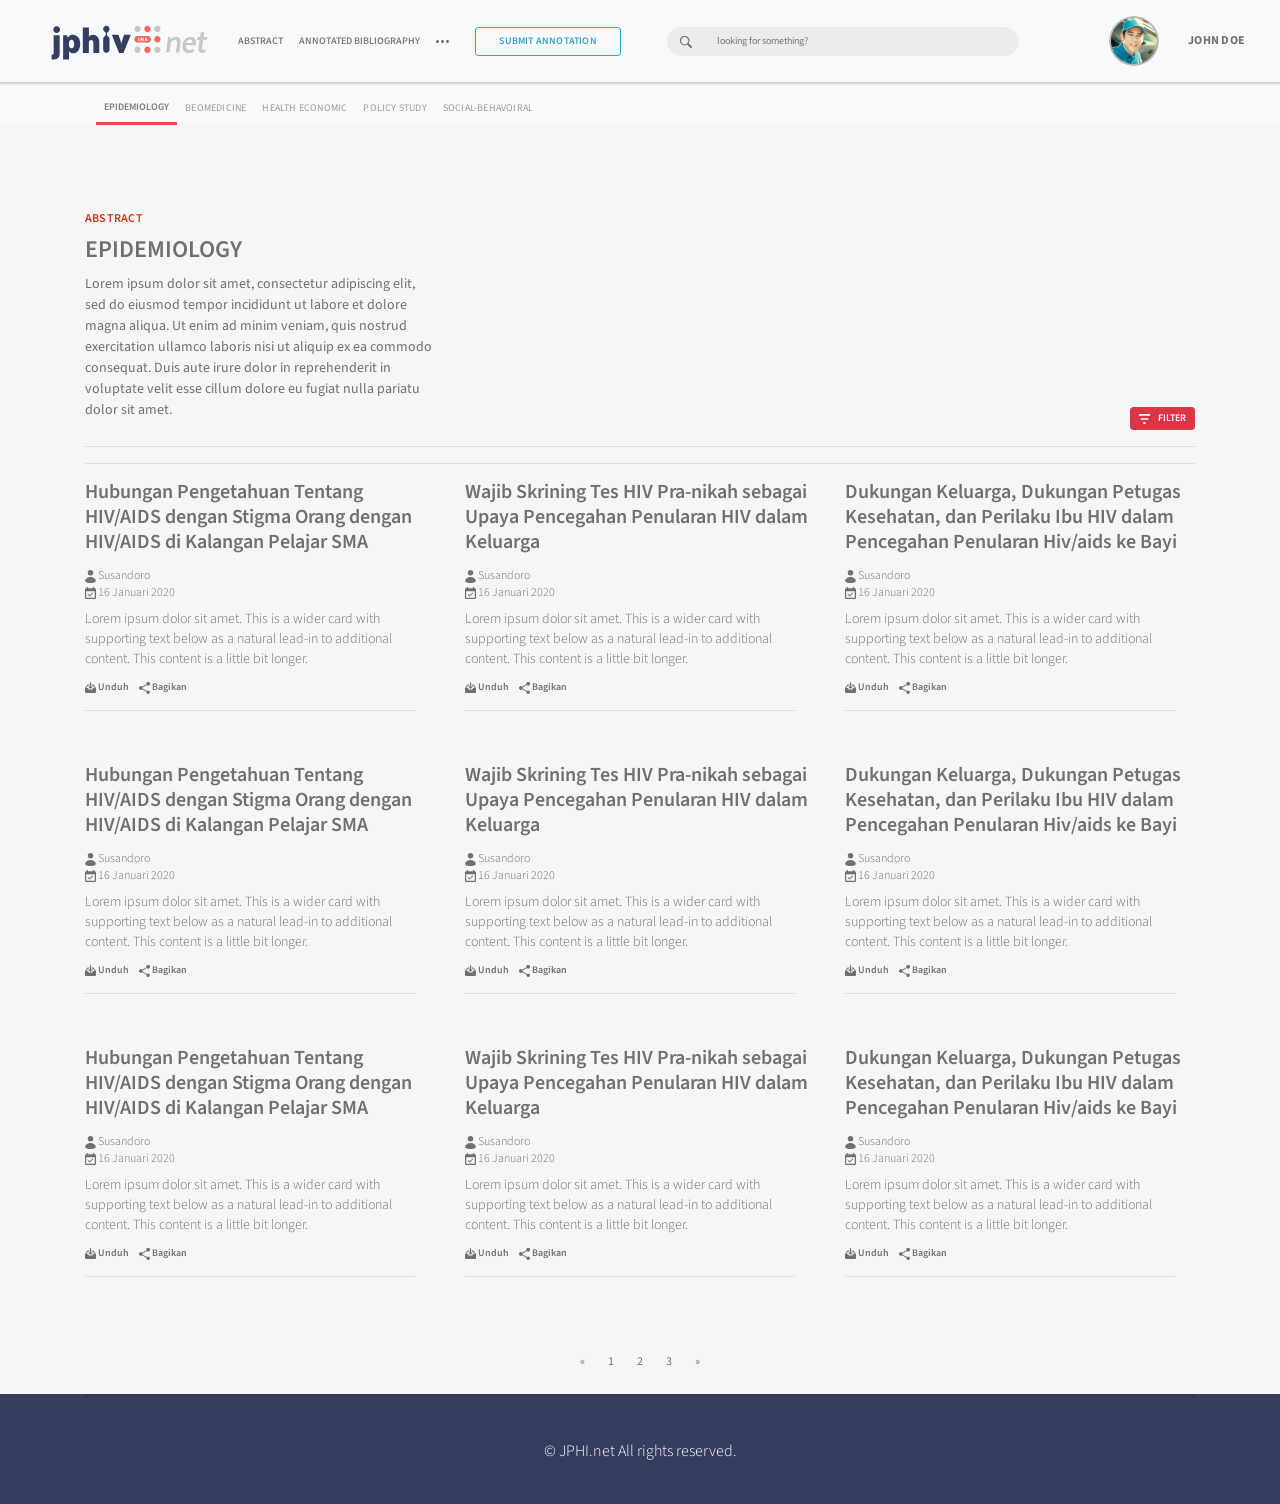
<file: annotated.html>
<!doctype html>
<html lang="en">
  <head>
    <!-- Required meta tags -->
    <meta charset="utf-8">
    <meta name="viewport" content="width=device-width, initial-scale=1, shrink-to-fit=no">

    <!-- Bootstrap CSS -->
    <link rel="stylesheet" href="https://stackpath.bootstrapcdn.com/bootstrap/4.4.1/css/bootstrap.min.css" integrity="sha384-Vkoo8x4CGsO3+Hhxv8T/Q5PaXtkKtu6ug5TOeNV6gBiFeWPGFN9MuhOf23Q9Ifjh" crossorigin="anonymous">
    
    <!-- my css -->
    <link rel="stylesheet" href="css/index.css">
    <link rel="stylesheet" href="css/epidemiology.css">
    <link rel="stylesheet" href="css/header-footer.css">

    <!-- font source Sans pro -->
    <link href="https://fonts.googleapis.com/css?family=Source+Sans+Pro:200,200i,300,300i,400,400i,600,600i,700,700i,900,900i&display=swap" rel="stylesheet">
    <title>Annotated Bibliography</title>

  </head>

  <body>

      <!-- header 1 -->
      <nav class="navbar navbar-expand-lg navbar-light bg-light main-nav">
        <a class="navbar-brand" href="index.html">
          <img src="img/logo//JPHIV-INA_LOGO.svg" alt="" srcset="">
        </a>
        <button class="navbar-toggler" type="button" data-toggle="collapse" data-target="#navbarSupportedContent" aria-controls="navbarSupportedContent" aria-expanded="false" aria-label="Toggle navigation">
          <span class="navbar-toggler-icon"></span>
        </button>
      
        <div class="collapse navbar-collapse" id="navbarSupportedContent">
          <ul class="navbar-nav">
            <li class="nav-item active">
              <a class="nav-link" href="Abstract.html">ABSTRACT <span class="sr-only">(current)</span></a>
            </li>
            <li class="nav-item">
              <a class="nav-link" href="annotated.html">ANNOTATED BIBLIOGRAPHY </a>
            </li>
            <li class="nav-item"><div class="dropdown show dropdown-annotated">
              <a class="nav-link dropdown-toggle" role="button" id="dropdownAnnotatedLink" data-toggle="dropdown" aria-haspopup="true" aria-expanded="false" href="#"><img src="img/Group 13.png" alt="" srcset=""></a>
              <div class="dropdown-menu" aria-labelledby="dropdownAnnotatedLink">
                <a class="dropdown-item" href="overview.html">OVERVIEW</a>
                <div class="dropdown-divider"></div>
                <a class="dropdown-item" href="#">PRIVACY POLICY</a>
                <div class="dropdown-divider"></div>
                <a class="dropdown-item" href="#">TERMS OF SERVICE</a>
                <div class="dropdown-divider"></div>
                <a class="dropdown-item" href="#">FAQ</a>
                <div class="dropdown-divider"></div>
                <a class="dropdown-item" href="search-result-page.html">Search Result Page</a>
                <div class="dropdown-divider"></div>
                <a class="dropdown-item" href="search-result-tag.html">Search Tag Result Page</a>
                <div class="dropdown-divider"></div>
                <a class="dropdown-item" href="abstract-detail.html">Abstract Detail</a>
                <div class="dropdown-divider"></div>
                <a class="dropdown-item" href="annotated-detail.html">Annotated Detail</a>
              </div>
            </div>
            </li>
            <button type="button" class="btn btn-outline-secondary btn-sm">SUBMIT ANNOTATION</button>
          </ul>
          <form class="form-inline my-2 my-lg-0 " id="search-main-nav">
            <div class="input-group">
              <div class="input-group-prepend">
                <div class="input-group-text "><i><img src="img/search-icon.svg" alt=""></i></div>
              </div>
              <input type="search" class="form-control "  placeholder="looking for something?">
            </div>
          </form>
          
          <div class="dropdown show dropdown-img-profil">
            <a class="nav-link dropdown-toggle" role="button" id="dropdownAnnotatedLink" data-toggle="dropdown" aria-haspopup="true" aria-expanded="false" href="#"><img class="img-profil" src="img/img-profil.jpg" alt="" srcset=""></a>
            <div class="dropdown-menu" aria-labelledby="dropdownAnnotatedLink">
              <a class="dropdown-item" href="#">PROFILE</a>
              <div class="dropdown-divider"></div>
              <a class="dropdown-item" href="#">LOG OUT</a>
            </div>
          </div>
          <button type="button" class="btn btn-link btn-profil ">JOHN DOE</button>
        </div>
      </nav>
      <!-- end header 1 -->
    
<!-- header 2 -->
    <nav class="navbar navbar-expand-lg navbar-light bg-light sub-nav">
      <div class="container">

        <button class="navbar-toggler" type="button" data-toggle="collapse" data-target="#navbarSupportedContent" aria-controls="navbarSupportedContent" aria-expanded="false" aria-label="Toggle navigation">
          <span class="navbar-toggler-icon"></span>
        </button>
      
        <div class="collapse navbar-collapse" id="navbarSupportedContent">
          <ul class="navbar-nav mr-auto">
            <li class="nav-item active">
              <a class="nav-link" href="#">EPIDEMIOLOGY <span class="sr-only">(current)</span></a>
            </li>
            <li class="nav-item">
              <a class="nav-link" href="#">BEOMEDICINE</a>
            </li>
            <li class="nav-item">
              <a class="nav-link" href="#">HEALTH ECONOMIC</a>
            </li>
            <li class="nav-item">
              <a class="nav-link" href="#">POLICY STUDY</a>
            </li>
            <li class="nav-item">
              <a class="nav-link" href="#">SOCIAL-BEHAVOIRAL</a>
            </li>
          </ul>
          <ul class="navbar-nav ml-auto popular-search">
            <li class="nav-item active">
              <a class="nav-link" href="#">POPULAR SEARCH <span class="sr-only">(current)</span></a>
            </li>
            <li class="nav-item">
              <a class="nav-link" href="#">Epidemiology</a>
            </li>
            <li class="nav-item">
              <a class="nav-link" href="#">Biomedicine</a>
            </li>
            <li class="nav-item">
              <a class="nav-link" href="#">Health Economic</a>
            </li>
            <li class="nav-item">
              <a class="nav-link" href="#">Policy Study</a>
            </li>
            <li class="nav-item">
              <a class="nav-link" href="#">Social-behavioral</a>
            </li>
          </ul>
        </div>
      </div>
    </nav>
<!-- end header 2 -->


      <!-- TITLE -->
      <section class="title-epidemiology">
        <div class="container">
            <div class="row">
                <div class="col-md-4">
                  <h5>ABSTRACT</h5>
                    <h3>
                      EPIDEMIOLOGY  
                    </h3>
                    <p>Lorem ipsum dolor sit amet, consectetur adipiscing elit, sed do eiusmod tempor incididunt ut labore et dolore magna aliqua. Ut enim ad minim veniam, quis nostrud exercitation ullamco laboris nisi ut aliquip ex ea commodo consequat. Duis aute irure dolor in reprehenderit in voluptate velit esse cillum dolore eu fugiat nulla pariatu dolor sit amet.</p>
                </div>
            </div>
        </div>
      </section>
      <!-- END TITLE -->

      

      <!-- FILTER -->
      <section class="filter-epidemiology " >
        <div class="container ">
          <!-- FILTER COLLAPSE -->
          <div class="d-flex justify-content-end">
            <button class="btn btn-danger btn-sm d-flex justify-content-end" type="button" data-toggle="collapse" data-target="#collapseFilter" aria-expanded="false" aria-controls="collapseExample">
              <i> <img src="img/filter.svg" alt=""></i> FILTER
            </button>
          </div>
          
          <!-- END FILTER COLLAPSE -->
          <hr>
            <div class="row collapse row-cols-2"  id="collapseFilter">
              <div class="col-md">
                <form action="">
                  <div class="form-group">
                    <label for="sub-cat">sub category</label>
                    <input type="text" class="form-control form-control-sm" id="sub-cat">
                  </div>
                </form>
              </div>
              <div class="col-md">
                <form action="">
                  <div class="form-group">
                    <label for="filter1">Filter 1</label>
                    <input type="text" class="form-control form-control-sm" id="filter1">
                  </div>
                </form>
              </div>
              <div class="col-md">
                <form action="">
                  <div class="form-group">
                    <label for="filter2">Filter 2</label>
                    <input type="text" class="form-control form-control-sm" id="filter2">
                  </div>
                </form>
              </div>
              <div class="col-md">
                <form action="">
                  <div class="form-group">
                    <label for="filter3">Filter 3</label>
                    <input type="text" class="form-control form-control-sm" id="filter3">
                  </div>
                </form>
              </div>
              <div class="col-md">
                <form action="">
                  <div class="form-group">
                    <label for="filter4">Filter 4</label>
                    <input type="text" class="form-control form-control-sm" id="filter4">
                  </div>
                </form>
              </div>
            </div>
          <hr>
        </div>
      </section>
      <!-- END FILTER -->

    <!-- new entri -->
    <section>
      <div class="container new-entry">
        <!-- <div class="d-flex justify-content-between">
          <h3>New Entry</h3>
          <button type="button" class="btn btn-danger btn-sm">9 Hasil ditampilkan</button>
        </div> -->
        <!-- <hr> -->
        <div class="row row-cols-md-3">
          <!-- <div class="col-md-3">

          </div> -->
              <!-- <div class="card-deck">
              </div> -->
                  <div class="col-md-4 mb-4">
                    <div class="card h-100">
                      <div class="card-body">
                        <h5 class="card-title">Hubungan Pengetahuan Tentang HIV/AIDS dengan Stigma Orang dengan HIV/AIDS di Kalangan Pelajar SMA</h5>
                        <h6 class="autor"><i><img src="img/autor.svg" alt="" srcset=""></i> Susandoro</h6>
                        <h6 class="date"><i><img src="img/date.svg" alt=""></i> 16 Januari 2020</h6>
                        <p class="card-text">Lorem ipsum dolor sit amet. This is a wider card with supporting text below as a natural lead-in to additional content. This content is a little bit longer.</p>
                      </div>
                      <div class="card-footer">
                        <ul class="list-inline">
                          <li class="list-inline-item"><i><img src="img/download.svg" alt=""></i> Unduh</li>
                          <li class="list-inline-item"><i><img src="img/share.svg" alt=""></i> Bagikan</li>
                        </ul>
                        <hr>
                      </div>
                    </div>
                  </div>

                  <div class="col-md-4 mb-4">
                    <div class="card h-100">
                      <div class="card-body">
                        <h5 class="card-title">Wajib Skrining Tes HIV Pra-nikah sebagai Upaya Pencegahan Penularan HIV dalam Keluarga</h5>
                        <h6 class="autor"><i><img src="img/autor.svg" alt="" srcset=""></i> Susandoro</h6>
                        <h6 class="date"><i><img src="img/date.svg" alt=""></i> 16 Januari 2020</h6>
                        <p class="card-text">Lorem ipsum dolor sit amet. This is a wider card with supporting text below as a natural lead-in to additional content. This content is a little bit longer.</p>
                      </div>
                      <div class="card-footer">
                        <ul class="list-inline">
                          <li class="list-inline-item"><i><img src="img/download.svg" alt=""></i> Unduh</li>
                          <li class="list-inline-item"><i><img src="img/share.svg" alt=""></i> Bagikan</li>
                        </ul>
                        <hr>
                      </div>
                    </div>
                  </div>

                  <div class="col-md-4 mb-4">
                    <div class="card h-100">
                      <div class="card-body">
                        <h5 class="card-title">Dukungan Keluarga, Dukungan Petugas Kesehatan, dan Perilaku Ibu HIV dalam Pencegahan Penularan Hiv/aids ke Bayi</h5>
                        <h6 class="autor"><i><img src="img/autor.svg" alt="" srcset=""></i> Susandoro</h6>
                        <h6 class="date"><i><img src="img/date.svg" alt=""></i> 16 Januari 2020</h6>
                        <p class="card-text">Lorem ipsum dolor sit amet. This is a wider card with supporting text below as a natural lead-in to additional content. This content is a little bit longer.</p>
                      </div>
                      <div class="card-footer">
                        <ul class="list-inline">
                          <li class="list-inline-item"><i><img src="img/download.svg" alt=""></i> Unduh</li>
                          <li class="list-inline-item"><i><img src="img/share.svg" alt=""></i> Bagikan</li>
                        </ul>
                        <hr>
                      </div>
                    </div>
                  </div>

                  <div class="col-md-4 mb-4">
                    <div class="card h-100">
                      <div class="card-body">
                        <h5 class="card-title">Hubungan Pengetahuan Tentang HIV/AIDS dengan Stigma Orang dengan HIV/AIDS di Kalangan Pelajar SMA</h5>
                        <h6 class="autor"><i><img src="img/autor.svg" alt="" srcset=""></i> Susandoro</h6>
                        <h6 class="date"><i><img src="img/date.svg" alt=""></i> 16 Januari 2020</h6>
                        <p class="card-text">Lorem ipsum dolor sit amet. This is a wider card with supporting text below as a natural lead-in to additional content. This content is a little bit longer.</p>
                      </div>
                      <div class="card-footer">
                        <ul class="list-inline">
                          <li class="list-inline-item"><i><img src="img/download.svg" alt=""></i> Unduh</li>
                          <li class="list-inline-item"><i><img src="img/share.svg" alt=""></i> Bagikan</li>
                        </ul>
                        <hr>
                      </div>
                    </div>
                  </div>

                  <div class="col-md-4 mb-4">
                    <div class="card h-100">
                      <div class="card-body">
                        <h5 class="card-title">Wajib Skrining Tes HIV Pra-nikah sebagai Upaya Pencegahan Penularan HIV dalam Keluarga</h5>
                        <h6 class="autor"><i><img src="img/autor.svg" alt="" srcset=""></i> Susandoro</h6>
                        <h6 class="date"><i><img src="img/date.svg" alt=""></i> 16 Januari 2020</h6>
                        <p class="card-text">Lorem ipsum dolor sit amet. This is a wider card with supporting text below as a natural lead-in to additional content. This content is a little bit longer.</p>
                      </div>
                      <div class="card-footer">
                        <ul class="list-inline">
                          <li class="list-inline-item"><i><img src="img/download.svg" alt=""></i> Unduh</li>
                          <li class="list-inline-item"><i><img src="img/share.svg" alt=""></i> Bagikan</li>
                        </ul>
                        <hr>
                      </div>
                    </div>
                  </div>

                  <div class="col-md-4 mb-4">
                    <div class="card h-100">
                      <div class="card-body">
                        <h5 class="card-title">Dukungan Keluarga, Dukungan Petugas Kesehatan, dan Perilaku Ibu HIV dalam Pencegahan Penularan Hiv/aids ke Bayi</h5>
                        <h6 class="autor"><i><img src="img/autor.svg" alt="" srcset=""></i> Susandoro</h6>
                        <h6 class="date"><i><img src="img/date.svg" alt=""></i> 16 Januari 2020</h6>
                        <p class="card-text">Lorem ipsum dolor sit amet. This is a wider card with supporting text below as a natural lead-in to additional content. This content is a little bit longer.</p>
                      </div>
                      <div class="card-footer">
                        <ul class="list-inline">
                          <li class="list-inline-item"><i><img src="img/download.svg" alt=""></i> Unduh</li>
                          <li class="list-inline-item"><i><img src="img/share.svg" alt=""></i> Bagikan</li>
                        </ul>
                        <hr>
                      </div>
                    </div>
                  </div>

                  <div class="col-md-4 mb-4">
                    <div class="card h-100">
                      <div class="card-body">
                        <h5 class="card-title">Hubungan Pengetahuan Tentang HIV/AIDS dengan Stigma Orang dengan HIV/AIDS di Kalangan Pelajar SMA</h5>
                        <h6 class="autor"><i><img src="img/autor.svg" alt="" srcset=""></i> Susandoro</h6>
                        <h6 class="date"><i><img src="img/date.svg" alt=""></i> 16 Januari 2020</h6>
                        <p class="card-text">Lorem ipsum dolor sit amet. This is a wider card with supporting text below as a natural lead-in to additional content. This content is a little bit longer.</p>
                      </div>
                      <div class="card-footer">
                        <ul class="list-inline">
                          <li class="list-inline-item"><i><img src="img/download.svg" alt=""></i> Unduh</li>
                          <li class="list-inline-item"><i><img src="img/share.svg" alt=""></i> Bagikan</li>
                        </ul>
                        <hr>
                      </div>
                    </div>
                  </div>

                  <div class="col-md-4 mb-4">
                    <div class="card h-100">
                      <div class="card-body">
                        <h5 class="card-title">Wajib Skrining Tes HIV Pra-nikah sebagai Upaya Pencegahan Penularan HIV dalam Keluarga</h5>
                        <h6 class="autor"><i><img src="img/autor.svg" alt="" srcset=""></i> Susandoro</h6>
                        <h6 class="date"><i><img src="img/date.svg" alt=""></i> 16 Januari 2020</h6>
                        <p class="card-text">Lorem ipsum dolor sit amet. This is a wider card with supporting text below as a natural lead-in to additional content. This content is a little bit longer.</p>
                      </div>
                      <div class="card-footer">
                        <ul class="list-inline">
                          <li class="list-inline-item"><i><img src="img/download.svg" alt=""></i> Unduh</li>
                          <li class="list-inline-item"><i><img src="img/share.svg" alt=""></i> Bagikan</li>
                        </ul>
                        <hr>
                      </div>
                    </div>
                  </div>

                  <div class="col-md-4 mb-4">
                    <div class="card h-100">
                      <div class="card-body">
                        <h5 class="card-title">Dukungan Keluarga, Dukungan Petugas Kesehatan, dan Perilaku Ibu HIV dalam Pencegahan Penularan Hiv/aids ke Bayi</h5>
                        <h6 class="autor"><i><img src="img/autor.svg" alt="" srcset=""></i> Susandoro</h6>
                        <h6 class="date"><i><img src="img/date.svg" alt=""></i> 16 Januari 2020</h6>
                        <p class="card-text">Lorem ipsum dolor sit amet. This is a wider card with supporting text below as a natural lead-in to additional content. This content is a little bit longer.</p>
                      </div>
                      <div class="card-footer">
                        <ul class="list-inline">
                          <li class="list-inline-item"><i><img src="img/download.svg" alt=""></i> Unduh</li>
                          <li class="list-inline-item"><i><img src="img/share.svg" alt=""></i> Bagikan</li>
                        </ul>
                        <hr>
                      </div>
                    </div>
                  </div>

                  
        </div>
      </div>
    </section>
    <!-- end new entry -->


          <!-- pagination -->
    <section class="pagination mt-3">
      <div class="container">
       <div class="row justify-content-md-center">
          <div class="col-md-auto ">
            <nav aria-label="Page navigation example">
              <ul class="pagination">
                <li class="page-item">
                  <a class="page-link" href="#" aria-label="Previous">
                    <span aria-hidden="true">&laquo;</span>
                    <span class="sr-only">Previous</span>
                  </a>
                </li>
                <li class="page-item"><a class="page-link" href="#">1</a></li>
                <li class="page-item"><a class="page-link" href="#">2</a></li>
                <li class="page-item"><a class="page-link" href="#">3</a></li>
                <li class="page-item">
                  <a class="page-link" href="#" aria-label="Next">
                    <span aria-hidden="true">&raquo;</span>
                    <span class="sr-only">Next</span>
                  </a>
                </li>
              </ul>
            </nav>
          </div>
        </div>
      </div>   
    </section>
    <!-- end pagination -->

  <!-- footer -->
  <footer>
    <div class="container">
      <hr>
      <div class="row justify-content-md-center ">
        <div class="col-md-auto align-items-center">
          <h3>© JPHI.net All rights reserved.</h3>
        </div>
      </div>
    </div>
  </footer>
<!-- end footer -->


      <script src="https://code.jquery.com/jquery-3.4.1.slim.min.js" integrity="sha384-J6qa4849blE2+poT4WnyKhv5vZF5SrPo0iEjwBvKU7imGFAV0wwj1yYfoRSJoZ+n" crossorigin="anonymous"></script>
      <script src="https://cdn.jsdelivr.net/npm/popper.js@1.16.0/dist/umd/popper.min.js" integrity="sha384-Q6E9RHvbIyZFJoft+2mJbHaEWldlvI9IOYy5n3zV9zzTtmI3UksdQRVvoxMfooAo" crossorigin="anonymous"></script>
      <script src="https://stackpath.bootstrapcdn.com/bootstrap/4.4.1/js/bootstrap.min.js" integrity="sha384-wfSDF2E50Y2D1uUdj0O3uMBJnjuUD4Ih7YwaYd1iqfktj0Uod8GCExl3Og8ifwB6" crossorigin="anonymous"></script>
  </body>
</file>
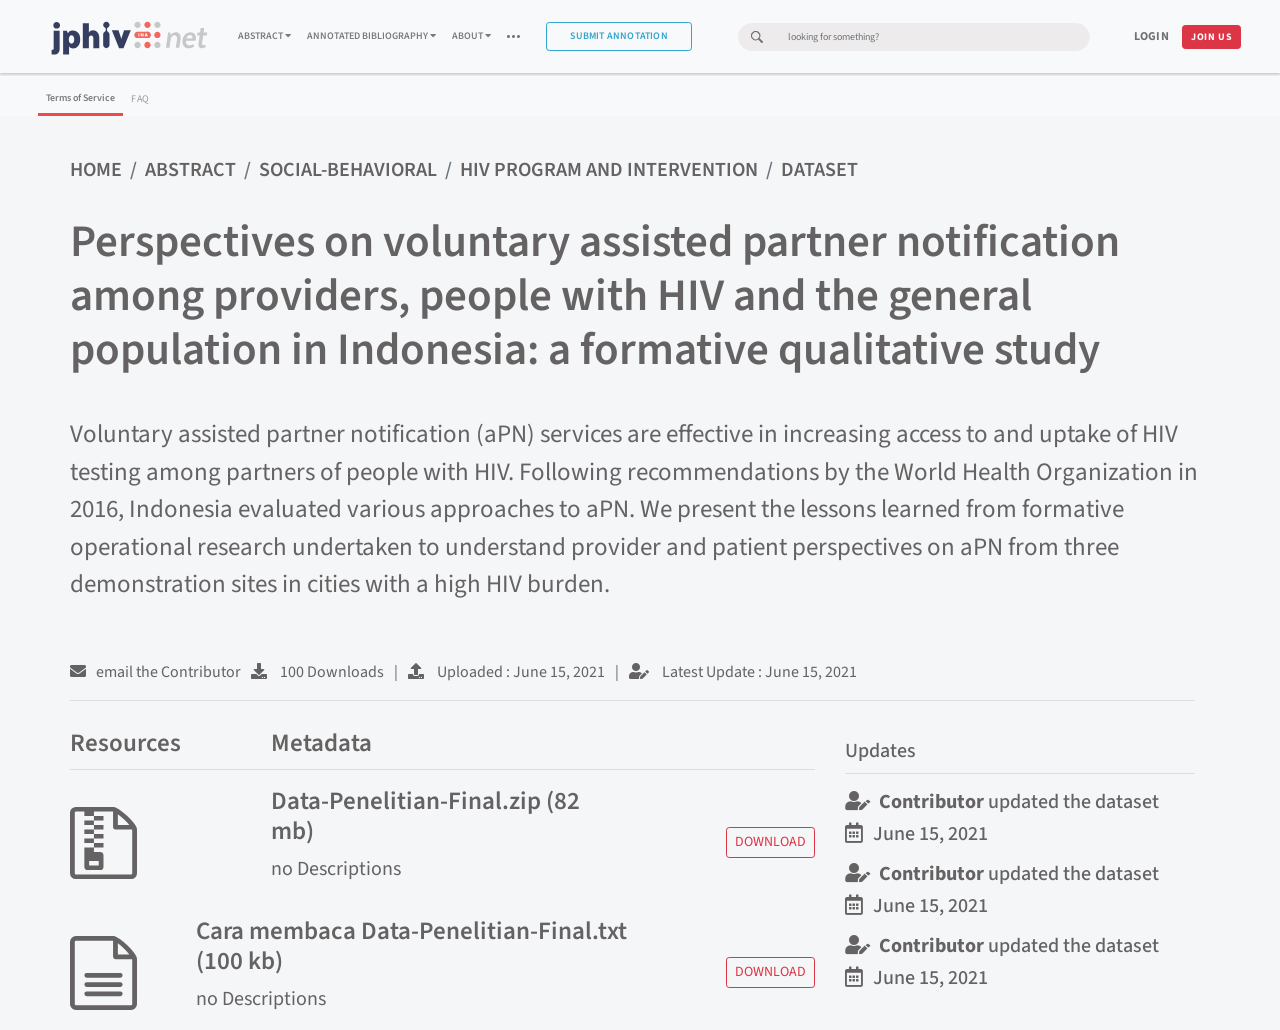
<file: data-filter.html>
<!doctype html>
<html lang="en">
  <head>
    <!-- Required meta tags -->
    <meta charset="utf-8">
    <meta name="viewport" content="width=device-width, initial-scale=1, shrink-to-fit=no">

    <!-- Bootstrap CSS -->
    <link rel="stylesheet" href="https://stackpath.bootstrapcdn.com/bootstrap/4.1.3/css/bootstrap.min.css" integrity="sha384-MCw98/SFnGE8fJT3GXwEOngsV7Zt27NXFoaoApmYm81iuXoPkFOJwJ8ERdknLPMO" crossorigin="anonymous">

        <!-- font awesome -->
        <link rel="stylesheet" href="https://cdnjs.cloudflare.com/ajax/libs/font-awesome/5.13.0/css/all.min.css" integrity="sha256-h20CPZ0QyXlBuAw7A+KluUYx/3pK+c7lYEpqLTlxjYQ=" crossorigin="anonymous" />
    
        <!-- my css -->
        <link rel="stylesheet" href="css/data-filter.css">
        <link rel="stylesheet" href="css/header-footer.css">
    
        <!-- font source Sans pro -->
        <link href="https://fonts.googleapis.com/css?family=Source+Sans+Pro:200,200i,300,300i,400,400i,600,600i,700,700i,900,900i&display=swap" rel="stylesheet">
    <title>Data Filter</title>
  </head>
  <body data-spy="scroll" data-target="#nav-terms" data-offset=”0″>
    <!-- header 1 -->
    <nav class="navbar navbar-expand-lg navbar-light bg-light main-nav">
      <a class="navbar-brand" href="index.html">
        <img src="img/logo/JPHIV-INA_LOGO.svg" alt="" srcset="">
      </a>
      <button class="navbar-toggler" type="button" data-toggle="collapse" data-target="#navbarSupportedContent" aria-controls="navbarSupportedContent" aria-expanded="false" aria-label="Toggle navigation">
        <span class="navbar-toggler-icon"></span>
      </button>
    
      <div class="collapse navbar-collapse" id="navbarSupportedContent">
        <ul class="navbar-nav">
          <li class="nav-item active ">
            <a class="nav-link " href="Abstract.html" role="button" id="dropdownAbstrakLink" data-toggle="dropdown" aria-haspopup="true" aria-expanded="false">ABSTRACT <i class="fa fa-caret-down" aria-hidden="true"></i> <span class="sr-only">(current)</span></a>
            <div class="dropdown show ">
              <div class="dropdown-menu nav-absrtak" aria-labelledby="dropdownAbstrakLink">
                <a class="dropdown-item" href="#">EPIDEMIOLOGI</a>
                <a class="dropdown-item" href="#">BIOMEDICINE</a>
                <a class="dropdown-item" href="#">HEALT ECONOMIC</a>
                <a class="dropdown-item" href="#">POLICY STUDY</a>
                <a class="dropdown-item" href="#">SOCIAL-BEHAVIORAL</a>
              </div>
            </div>
          </li>
          <li class="nav-item">
            <a class="nav-link" href="annotated.html" role="button" id="dropdownAnnotatedLink" data-toggle="dropdown" aria-haspopup="true" aria-expanded="false">ANNOTATED BIBLIOGRAPHY <i class="fa fa-caret-down" aria-hidden="true"></i> </a>
            <div class="dropdown show ">
              <div class="dropdown-menu nav-annotated" aria-labelledby="dropdownAnnotatedLink">
                <a class="dropdown-item" href="#">EPIDEMIOLOGI</a>
                <a class="dropdown-item" href="#">BIOMEDICINE</a>
                <a class="dropdown-item" href="#">HEALT ECONOMIC</a>
                <a class="dropdown-item" href="#">POLICY STUDY</a>
                <a class="dropdown-item" href="#">SOCIAL-BEHAVIORAL</a>
              </div>
            </div>
          </li>
          <li class="nav-item">
            <a class="nav-link" href="annotated.html"role="button" id="dropdownAboutLink" data-toggle="dropdown" aria-haspopup="true" aria-expanded="false">ABOUT <i class="fa fa-caret-down" aria-hidden="true"></i></a>
            <div class="dropdown show ">
              <div class="dropdown-menu nav-about" aria-labelledby="dropdownAboutLink">
                <a class="dropdown-item" href="#">EPIDEMIOLOGI</a>
                <a class="dropdown-item" href="#">BIOMEDICINE</a>
                <a class="dropdown-item" href="#">HEALT ECONOMIC</a>
                <a class="dropdown-item" href="#">POLICY STUDY</a>
                <a class="dropdown-item" href="#">SOCIAL-BEHAVIORAL</a>
              </div>
            </div>
          </li>
          <li class="nav-item">
            <div class="dropdown show dropdown-annotated">
            <a class="nav-link dropdown-toggle" role="button" id="dropdownAnnotatedLink" data-toggle="dropdown" aria-haspopup="true" aria-expanded="false" href="#"><img src="img/Group 13.png" alt="" srcset=""></a>
              <div class="dropdown-menu" aria-labelledby="dropdownAnnotatedLink">
                <a class="dropdown-item" href="overview.html">OVERVIEW</a>
                <div class="dropdown-divider"></div>
                <a class="dropdown-item" href="#">PRIVACY POLICY</a>
                <div class="dropdown-divider"></div>
                <a class="dropdown-item" href="#">TERMS OF SERVICE</a>
                <div class="dropdown-divider"></div>
                <a class="dropdown-item" href="#">FAQ</a>
                <div class="dropdown-divider"></div>
                <a class="dropdown-item" href="search-result-page.html">Search Result Page</a>
                <div class="dropdown-divider"></div>
                <a class="dropdown-item" href="search-result-tag.html">Search Tag Result Page</a>
                <div class="dropdown-divider"></div>
                <a class="dropdown-item" href="abstract-detail.html">Abstract Detail</a>
                <div class="dropdown-divider"></div>
                <a class="dropdown-item" href="annotated-detail.html">Annotated Detail</a>
              </div>
            </div>
          </li>
          <button type="button" class="btn btn-outline-secondary btn-sm">SUBMIT ANNOTATION</button>
        </ul>
        <form class="form-inline my-2 my-lg-0 ">
          <div class="input-group">
            <div class="input-group-prepend">
              <div class="input-group-text "><i><img src="img/search-icon.svg" alt=""></i></div>
            </div>
            <input type="search" class="form-control "  placeholder="looking for something?">
          </div>
        </form>
        <button type="button" class="btn btn-link ">LOGIN</button>
        <a href="" type="button" class="btn btn-danger btn-sm btn-join-us">JOIN US</a>
      </div>
    </nav>
    <!-- end header 1 -->

    <!-- header 2 -->
    <nav class="navbar navbar-expand-lg navbar-light bg-light sub-nav">
      <!-- <button class="navbar-toggler" type="button" data-toggle="collapse" data-target="#navbarSupportedContent" aria-controls="navbarSupportedContent" aria-expanded="false" aria-label="Toggle navigation">
        <span class="navbar-toggler-icon"></span>
      </button> -->
    
      <div class="abstrak">
        <ul class="navbar-nav mr-auto">
          <li class="nav-item active">
            <a class="nav-link" href="/terms-of-service.html">Terms of Service <span class="sr-only">(current)</span></a>
          </li>
          <li class="nav-item">
            <a class="nav-link" href="/FAQ.html">FAQ</a>
          </li>
        </ul>
      </div>
    </nav>
    <!-- end header 2 -->

		<div class="container data-filter">
			<div class="row">
				<nav aria-label="breadcrumb">
					<ol class="breadcrumb">
						<li class="breadcrumb-item"><a href="#">HOME</a></li>
						<li class="breadcrumb-item"><a href="#">ABSTRACT</a></li>
						<li class="breadcrumb-item"><a href="#">SOCIAL-BEHAVIORAL</a></li>
						<li class="breadcrumb-item"><a href="#">HIV PROGRAM AND INTERVENTION</a></li>
						<li class="breadcrumb-item active" aria-current="page">DATASET </li>
					</ol>
				</nav>
				<h2>Perspectives on voluntary assisted partner notification among providers, people with 
					HIV and the general population in Indonesia: a formative qualitative study</h2>
				<p>Voluntary assisted partner notification (aPN) services are effective in increasing access to and uptake of HIV testing among partners of people with HIV. 
					Following recommendations by the World Health Organization in 2016, Indonesia evaluated various approaches to aPN. We present the lessons learned from 
					formative operational research undertaken to understand provider and patient perspectives on aPN from three demonstration sites in cities with a high HIV 
					burden. </p>	
			</div>
		</div>

		<div class="container info-data">
			<div class="d-flex flex-row bd-highlight">
				<div class=" flex-grow-1 bd-highlight"><i class="fas fa-envelope"></i>email the Contributor</div>
				<div class=" bd-highlight"><i class="fas fa-download"></i> 100 Downloads</div><span>|</span>
				<div class=" bd-highlight"><i class="fas fa-upload"></i> Uploaded : June 15, 2021 </div><span>|</span>
				<div class=" bd-highlight"><i class="fas fa-user-edit"></i> Latest Update : June 15, 2021 </div>
			</div>
			<hr>
		</div>

		<div class="container resource-meta">
			<div class="row">
				<div class="col-md-8 nav-resource-meta">
					<ul class="nav nav-pills " id="pills-tab" role="tablist">
						<li class="nav-item">
							<a class="nav-link active" id="Resources-tab" data-toggle="pill" href="#Resources" role="tab" aria-controls="Resources" aria-selected="true">Resources</a>
						</li>
						<li class="nav-item">
							<a class="nav-link" id="Metadata-tab" data-toggle="pill" href="#Metadata" role="tab" aria-controls="Metadata" aria-selected="false">Metadata</a>
						</li>
					</ul>
					<hr>
					<div class="tab-content" id="pills-tabContent">
						<div class="tab-pane fade show active" id="Resources" role="tabpanel" aria-labelledby="Resources-tab">		
							<!-- file 1 -->
							<div class="d-flex justify-content-between mt-3">
								<div class=" bd-highlight d-flex align-items-center"><img src="/img/Icon metro-file-zip.svg" alt="" srcset=""></div>
								<div class=" bd-highlight flex-grow-1">
									<h3>Data-Penelitian-Final.zip (82 mb) </h3>
									<p>no Descriptions</p>
								</div>
								<div class=" bd-highlight d-flex align-items-center">
									<button type="button" class="btn btn-outline-danger btn-sm">DOWNLOAD</button>
								</div>
							</div>
							<!-- end file 1 -->
							<!-- file 2 -->
							<div class="d-flex justify-content-between mt-3">
								<div class=" bd-highlight d-flex align-items-center"><img src="/img/Icon metro-file-text.svg" alt="" srcset=""></div>
								<div class=" bd-highlight flex-grow-1">
									<h3>Cara membaca Data-Penelitian-Final.txt (100 kb)</h3>
									<p>no Descriptions</p>
								</div>
								<div class=" bd-highlight d-flex align-items-center">
									<button type="button" class="btn btn-outline-danger btn-sm ">DOWNLOAD</button>
								</div>
							</div>
							<!-- end file 2 -->

						</div>
						<div class="tab-pane fade" id="Metadata" role="tabpanel" aria-labelledby="Metadata-tab">
							<div class="d-flex justify-content-between mt-3 metadata">
								<div class="d-flex bd-highlight aligment-item-top">
									<h4>Sumber</h4>
								</div>
								<div class="d-flex flex-grow-1 bd-highlight aligment-item-center">
									<p>no Description</p>
								</div>
							</div>
							<div class="d-flex justify-content-between mt-3 metadata">
								<div class="d-flex bd-highlight aligment-item-top">
									<h4>Contributor</h4>
								</div>
								<div class="d-flex flex-grow-1 bd-highlight aligment-item-center">
									<p>Pande Putu Januraga, Gusti Agung Agus Mahendra, Cheryl Johnson, Lanny Luhukay, 
										Bharat Bhushan Rewari, Ngakan Putu Anom Harjana, Tiara Mahatmi, 
										Gede Benny Setia Wirawan, David A. Katz,</p>
								</div>
							</div>
							<div class="d-flex justify-content-between mt-3 metadata">
								<div class="d-flex bd-highlight aligment-item-top">
									<h4>Date of Dataset</h4>
								</div>
								<div class="d-flex flex-grow-1 bd-highlight aligment-item-center">
									<p>March 1,  2002 - July 21, 2010</p>
								</div>
							</div>
							<div class="d-flex justify-content-between mt-3 metadata">
								<div class="d-flex bd-highlight aligment-item-top">
									<h4>Updated</h4>
								</div>
								<div class="d-flex flex-grow-1 bd-highlight aligment-item-center">
									<p>June 15, 2021</p>
								</div>
							</div>
							<div class="d-flex justify-content-between mt-3 metadata">
								<div class="d-flex bd-highlight aligment-item-top">
									<h4>Location</h4>
								</div>
								<div class="d-flex flex-grow-1 bd-highlight aligment-item-center">
									<p>Public</p>
								</div>
							</div>
							<div class="d-flex justify-content-between mt-3 metadata">
								<div class="d-flex bd-highlight aligment-item-top">
									<h4>Metodology</h4>
								</div>
								<div class="d-flex flex-grow-1 bd-highlight aligment-item-center">
									<p>https://jphiv-ina.net/abstract/perspectives-on-voluntary-assisted-partner-notification-
										among-providers-people-with-hiv-and-the-general-population-in-indonesia-a-
										formative-qualitative-study/</p>
								</div>
							</div>
							<div class="d-flex justify-content-between mt-3 metadata">
								<div class="d-flex bd-highlight aligment-item-top">
									<h4>Tags</h4>
								</div>
								<div class="d-flex flex-grow-1 bd-highlight aligment-item-center">
									<p>Hiv, Aids, Peoples</p>
								</div>
							</div>
							<div class="d-flex justify-content-between mt-3 metadata">
								<div class="d-flex bd-highlight aligment-item-top">
									<h4>File Format</h4>
								</div>
								<div class="d-flex flex-grow-1 bd-highlight aligment-item-center">
									<button type="button" class="btn btn-danger"><i class="fas fa-file-csv"></i>    Csv</button>
									<button type="button" class="btn btn-danger"> <i class="fas fa-file-archive"></i>    Zip</button>
								</div>
							</div>
						</div>
					</div>
				</div>
				<div class="col-md-4 update">
					<h4 class="title">Updates</h4>
					<hr>
					<h4 class="contributor mt-3"><i class="fas fa-user-edit"></i><span class="name"> Contributor</span>  updated the dataset </h4>
					<h4 class="date"><i class="far fa-calendar-alt"></i>June 15, 2021</h4>
					<h4 class="contributor mt-3"><i class="fas fa-user-edit"></i><span class="name"> Contributor</span>  updated the dataset </h4>
					<h4 class="date"><i class="far fa-calendar-alt"></i>June 15, 2021</h4>
					<h4 class="contributor mt-3"><i class="fas fa-user-edit"></i><span class="name"> Contributor</span>  updated the dataset </h4>
					<h4 class="date"><i class="far fa-calendar-alt"></i>June 15, 2021</h4>
				</div>
			</div>	
		</div>

    <!-- Optional JavaScript -->
    
    <!-- jQuery first, then Popper.js, then Bootstrap JS -->
    <script src="https://code.jquery.com/jquery-3.3.1.slim.min.js" integrity="sha384-q8i/X+965DzO0rT7abK41JStQIAqVgRVzpbzo5smXKp4YfRvH+8abtTE1Pi6jizo" crossorigin="anonymous"></script>
    <script src="https://cdnjs.cloudflare.com/ajax/libs/popper.js/1.14.3/umd/popper.min.js" integrity="sha384-ZMP7rVo3mIykV+2+9J3UJ46jBk0WLaUAdn689aCwoqbBJiSnjAK/l8WvCWPIPm49" crossorigin="anonymous"></script>
    <script src="https://stackpath.bootstrapcdn.com/bootstrap/4.1.3/js/bootstrap.min.js" integrity="sha384-ChfqqxuZUCnJSK3+MXmPNIyE6ZbWh2IMqE241rYiqJxyMiZ6OW/JmZQ5stwEULTy" crossorigin="anonymous"></script>
    <script>
      $('[data-spy="scroll"]').each(function () {
        var $spy = $(this).scrollspy('refresh')
        })
    </script>
  </body>
</html>
</file>
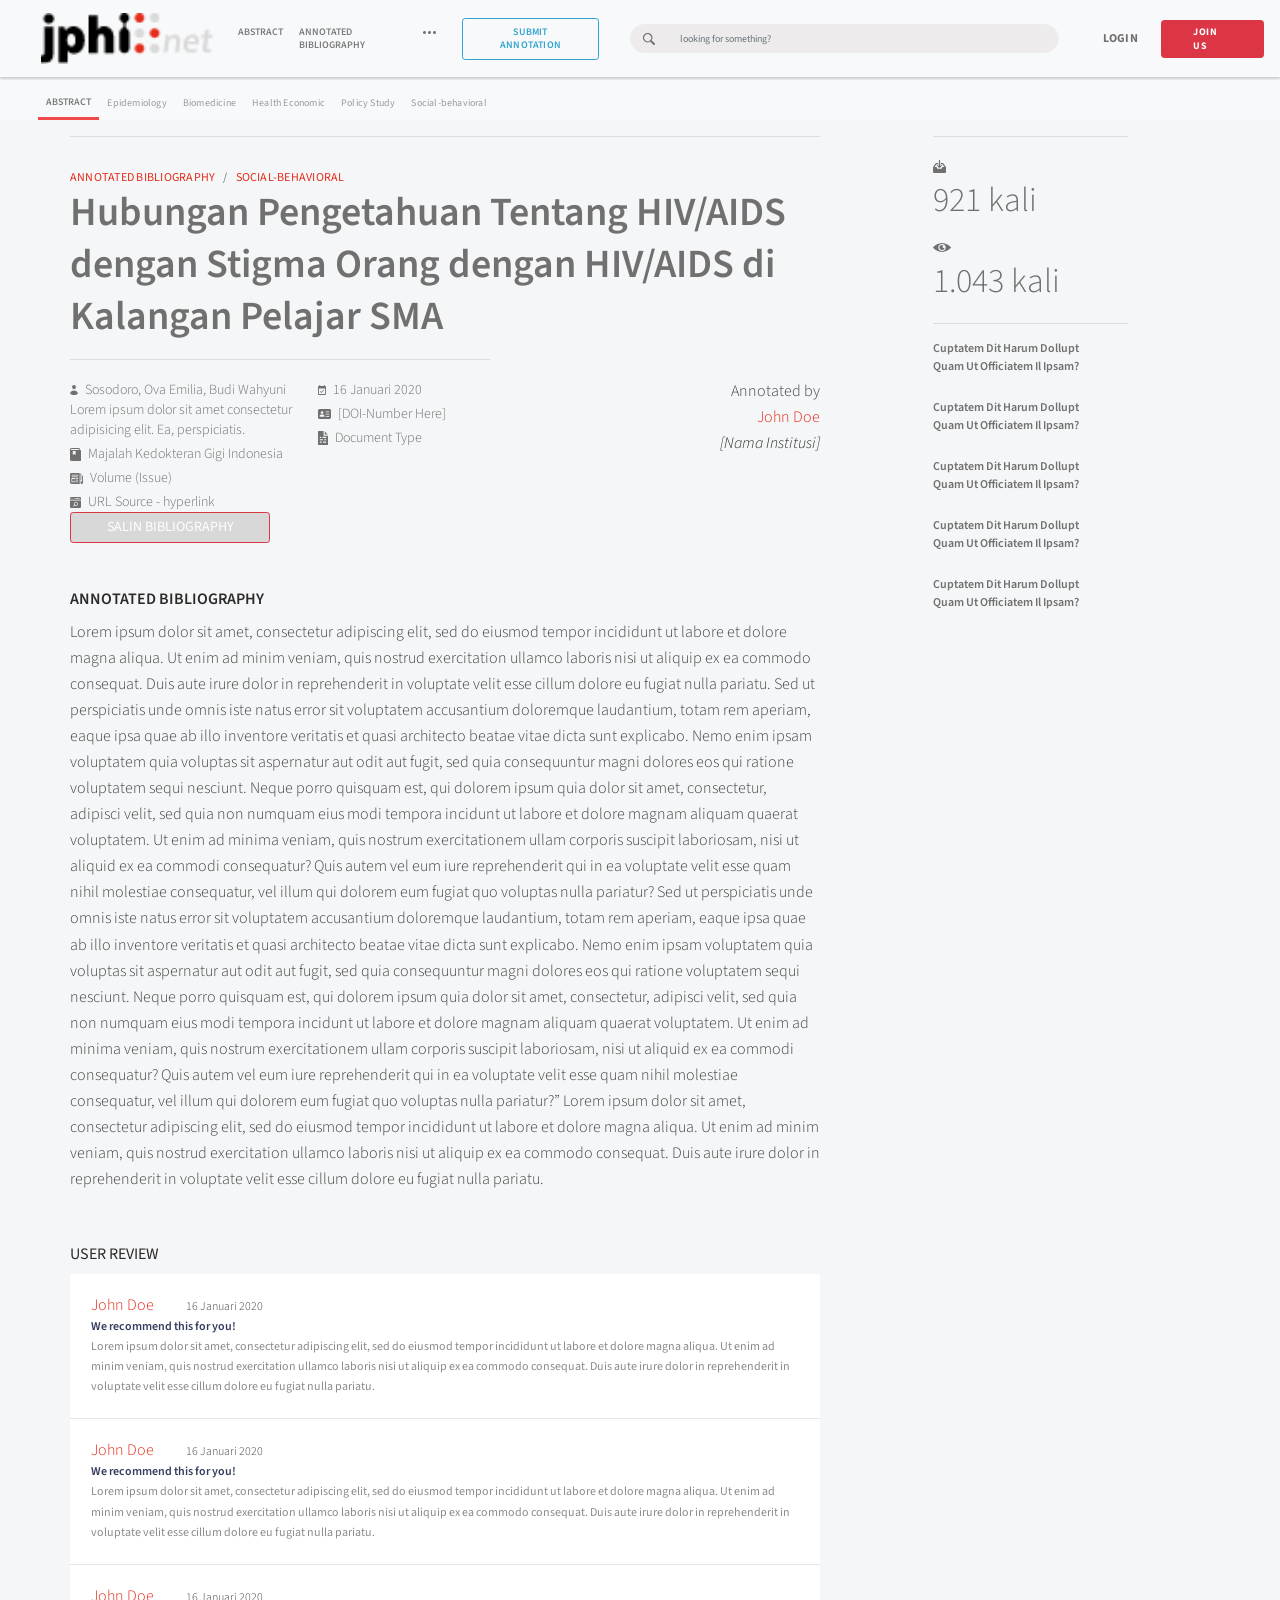
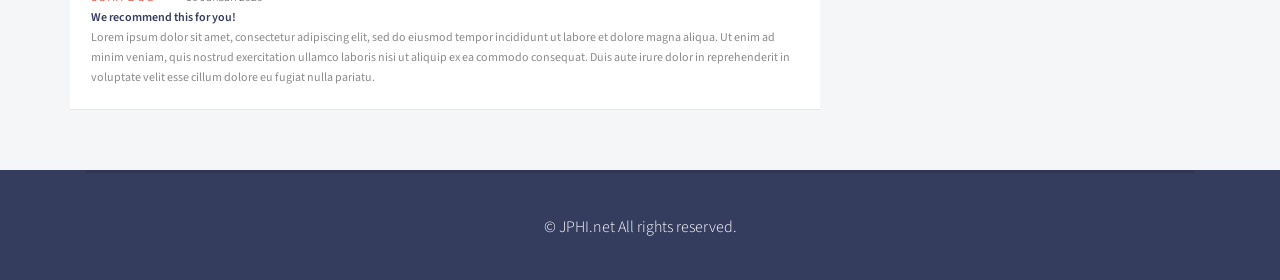
<file: detail-annotated.html>
<!doctype html>
<html lang="en">
  <head>
    <!-- Required meta tags -->
    <meta charset="utf-8">
    <meta name="viewport" content="width=device-width, initial-scale=1, shrink-to-fit=no">

    <!-- Bootstrap CSS -->
    <link rel="stylesheet" href="https://stackpath.bootstrapcdn.com/bootstrap/4.4.1/css/bootstrap.min.css" integrity="sha384-Vkoo8x4CGsO3+Hhxv8T/Q5PaXtkKtu6ug5TOeNV6gBiFeWPGFN9MuhOf23Q9Ifjh" crossorigin="anonymous">
    
    <!-- my css -->
		<link rel="stylesheet" href="css/index.css">
		<link rel="stylesheet" href="css/detail.css">
    <link rel="stylesheet" href="css/header-footer.css">

    <!-- font source Sans pro -->
    <link href="https://fonts.googleapis.com/css?family=Source+Sans+Pro:200,200i,300,300i,400,400i,600,600i,700,700i,900,900i&display=swap" rel="stylesheet">
    <title>DETAIL</title>
 

  </head>

  <body>

      <!-- header 1 -->
      <nav class="navbar navbar-expand-lg navbar-light bg-light main-nav">
        <a class="navbar-brand" href="index.html">
          <img src="img/logo/Group 12.png" alt="" srcset="">
        </a>
        <button class="navbar-toggler" type="button" data-toggle="collapse" data-target="#navbarSupportedContent" aria-controls="navbarSupportedContent" aria-expanded="false" aria-label="Toggle navigation">
          <span class="navbar-toggler-icon"></span>
        </button>
      
        <div class="collapse navbar-collapse" id="navbarSupportedContent">
          <ul class="navbar-nav mr-auto">
            <li class="nav-item active">
              <a class="nav-link" href="#">ABSTRACT <span class="sr-only">(current)</span></a>
            </li>
            <li class="nav-item">
              <a class="nav-link" href="#">ANNOTATED BIBLIOGRAPHY </a>
            </li>
            <li class="nav-item">
              <a class="nav-link" href="#"><img src="img/Group 13.png" alt="" srcset=""></a>
            </li>
            <button type="button" class="btn btn-outline-secondary btn-sm">SUBMIT ANNOTATION</button>
          </ul>
          <form class="form-inline my-2 my-lg-0 w-50 ">
            <div class="input-group">
              <div class="input-group-prepend">
                <div class="input-group-text "><i><img src="img/search-icon.svg" alt=""></i></div>
              </div>
              <input type="search" class="form-control "  placeholder="looking for something?">
            </div>
          </form>
          <button type="button" class="btn btn-link ">LOGIN</button>
          <button type="button" class="btn btn-danger btn-sm btn-join-us">JOIN US</button>
        </div>
      </nav>
      <!-- end header 1 -->
  
      <!-- header 2 -->
      <nav class="navbar navbar-expand-lg navbar-light bg-light sub-nav">
        <button class="navbar-toggler" type="button" data-toggle="collapse" data-target="#navbarSupportedContent" aria-controls="navbarSupportedContent" aria-expanded="false" aria-label="Toggle navigation">
          <span class="navbar-toggler-icon"></span>
        </button>
      
        <div class="collapse navbar-collapse" id="navbarSupportedContent">
          <ul class="navbar-nav mr-auto">
            <li class="nav-item active">
              <a class="nav-link" href="#">ABSTRACT <span class="sr-only">(current)</span></a>
            </li>
            <li class="nav-item">
              <a class="nav-link" href="Epidemiology.html">Epidemiology</a>
            </li>
            <li class="nav-item">
              <a class="nav-link" href="#">Biomedicine</a>
            </li>
            <li class="nav-item">
              <a class="nav-link" href="#">Health Economic</a>
            </li>
            <li class="nav-item">
              <a class="nav-link" href="#">Policy Study</a>
            </li>
            <li class="nav-item">
              <a class="nav-link" href="#">Social-behavioral</a>
            </li>
           
          </ul>
          <ul class="navbar-nav ml-auto popular-search">
            <li class="nav-item active">
              <a class="nav-link" href="#">POPULAR SEARCH <span class="sr-only">(current)</span></a>
            </li>
            <li class="nav-item">
              <a class="nav-link" href="#">Epidemiology</a>
            </li>
            <li class="nav-item">
              <a class="nav-link" href="#">Biomedicine</a>
            </li>
            <li class="nav-item">
              <a class="nav-link" href="#">Health Economic</a>
            </li>
            <li class="nav-item">
              <a class="nav-link" href="#">Policy Study</a>
            </li>
            <li class="nav-item">
              <a class="nav-link" href="#">Social-behavioral</a>
            </li>
          </ul>
        </div>
      </nav>
      <!-- end header 2 -->
    
      <section class="artikel">
        <div class="container">
					<div class="row">
						<div class="col-md-8">
							<hr>

							<!-- Nav -->
							<nav aria-label="breadcrumb">
								<ol class="breadcrumb">
									<li class="breadcrumb-item">ANNOTATED BIBLIOGRAPHY</li>
									<li class="breadcrumb-item active" aria-current="page">SOCIAL-BEHAVIORAL</li>
								</ol>
							</nav>
							<!-- END NAV -->

							<h1>Hubungan Pengetahuan Tentang HIV/AIDS dengan Stigma Orang dengan HIV/AIDS di Kalangan Pelajar SMA</h1>
              <hr class="space-title">
              <div class="d-flex bd-highlight">
                <div class="bd-highlight w-30">
                  <ul class="list-unstyled ">
                    <li class="list-item"><i><img src="img/autor.svg" alt="" srcset=""></i>Sosodoro, Ova Emilia, Budi Wahyuni Lorem ipsum dolor sit amet consectetur adipisicing elit. Ea, perspiciatis.</li>
                    <li class="list-item"><i><img src="img/majalah.svg" alt="" srcset=""></i>Majalah Kedokteran Gigi Indonesia </li>
                    <li class="list-item"><i><img src="img/newspaper.svg" alt="" srcset=""></i>Volume (Issue)</li>
                    <li class="list-item"><i><img src="img/website.svg" alt="" srcset=""></i>URL Source - hyperlink</li>
                  </ul>
                </div>
                <div class="bd-highlight">
                  <ul class="list-unstyled">
                    <li class="list-item"><i><img src="img/date.svg" alt="" srcset=""></i>16 Januari 2020</li>
                    <li class="list-item"><i><img src="img/id-card.svg" alt="" srcset=""></i>[DOI-Number Here]</li>
                    <li class="list-item"><i><img src="img/document.svg" alt="" srcset=""></i>Document Type</li>
                  </ul>
                </div>
                <div class="bd-highlight ml-auto">
                  <ul class="list-unstyled">
                    <li class="list-item annotated">Annotated by </li>
                    <li class="list-item user">John Doe</li>
                    <li class="list-item institusi">[Nama Institusi]</li>
                  </ul>
                </div>
              </div>
							<button type="button" class="btn btn-danger btn-sm">SALIN BIBLIOGRAPHY</button>
              <!-- <h6 class="biblio">BIBLIOGRAPHY</h6>
              <p class="p-biblio pl-4">
                Lorem ipsum dolor sit amet, consectetur adipiscing elit, sed do eiusmod tempor incididunt ut labore et dolore magna aliqua. Ut enim ad minim veniam, quis nostrud exercitation ullamco laboris nisi ut aliquip ex ea commodo.
              </p> -->
							<h6 class="abstrak" id="annotated">ANNOTATED BIBLIOGRAPHY</h6>
							<p>Lorem ipsum dolor sit amet, consectetur adipiscing elit, sed do eiusmod tempor incididunt ut labore et dolore 
								magna aliqua. Ut enim ad minim veniam, quis nostrud exercitation ullamco laboris nisi ut aliquip ex ea commodo 
								consequat. Duis aute irure dolor in reprehenderit in voluptate velit esse cillum dolore eu fugiat nulla pariatu.
								
								Sed ut perspiciatis unde omnis iste natus error sit voluptatem accusantium doloremque laudantium, totam rem 
								aperiam, eaque ipsa quae ab illo inventore veritatis et quasi architecto beatae vitae dicta sunt explicabo. Nemo 
								enim ipsam voluptatem quia voluptas sit aspernatur aut odit aut fugit, sed quia consequuntur magni dolores eos 
								qui ratione voluptatem sequi nesciunt. Neque porro quisquam est, qui dolorem ipsum quia dolor sit amet, 
								consectetur, adipisci velit, sed quia non numquam eius modi tempora incidunt ut labore et dolore magnam 
								aliquam quaerat voluptatem. Ut enim ad minima veniam, quis nostrum exercitationem ullam corporis suscipit 
								laboriosam, nisi ut aliquid ex ea commodi consequatur? Quis autem vel eum iure reprehenderit qui in ea voluptate 
								velit esse quam nihil molestiae consequatur, vel illum qui dolorem eum fugiat quo voluptas nulla pariatur? Sed ut 
								perspiciatis unde omnis iste natus error sit voluptatem accusantium doloremque laudantium, totam rem aperiam, 
								eaque ipsa quae ab illo inventore veritatis et quasi architecto beatae vitae dicta sunt explicabo. Nemo enim ipsam 
								voluptatem quia voluptas sit aspernatur aut odit aut fugit, sed quia consequuntur magni dolores eos qui ratione 
								voluptatem sequi nesciunt. Neque porro quisquam est, qui dolorem ipsum quia dolor sit amet, consectetur, 
								adipisci velit, sed quia non numquam eius modi tempora incidunt ut labore et dolore magnam aliquam quaerat 
								voluptatem. Ut enim ad minima veniam, quis nostrum exercitationem ullam corporis suscipit laboriosam, nisi ut 
								aliquid ex ea commodi consequatur? Quis autem vel eum iure reprehenderit qui in ea voluptate velit esse quam 
								nihil molestiae consequatur, vel illum qui dolorem eum fugiat quo voluptas nulla pariatur?”
								
								Lorem ipsum dolor sit amet, consectetur adipiscing elit, sed do eiusmod tempor incididunt ut labore et dolore 
								magna aliqua. Ut enim ad minim veniam, quis nostrud exercitation ullamco laboris nisi ut aliquip ex ea commodo 
								consequat. Duis aute irure dolor in reprehenderit in voluptate velit esse cillum dolore eu fugiat nulla pariatu.
                </p>
                <section id="user-review">
                  <h4 class="user-review-title">USER REVIEW</h4>
                   <div class="user-review">
                     <ul class="list-unstyled list-inline">
                       <li class="user list-inline-item">John Doe</li>
                       <li class="date list-inline-item">16 Januari 2020</li>
                     </ul>
                     <p> <span>We recommend this for you!</span> <br>  
                      Lorem ipsum dolor sit amet, consectetur adipiscing elit, sed do eiusmod tempor incididunt ut labore et dolore magna aliqua. Ut enim ad 
                      minim veniam, quis nostrud exercitation ullamco laboris nisi ut aliquip ex ea commodo consequat. Duis aute irure dolor in reprehenderit in 
                      voluptate velit esse cillum dolore eu fugiat nulla pariatu.</p>
                      <hr>
                   </div>
                   <div class="user-review">
                    <ul class="list-unstyled list-inline">
                      <li class="user list-inline-item">John Doe</li>
                      <li class="date list-inline-item">16 Januari 2020</li>
                    </ul>
                    <p> <span>We recommend this for you!</span> <br> 
                     Lorem ipsum dolor sit amet, consectetur adipiscing elit, sed do eiusmod tempor incididunt ut labore et dolore magna aliqua. Ut enim ad 
                     minim veniam, quis nostrud exercitation ullamco laboris nisi ut aliquip ex ea commodo consequat. Duis aute irure dolor in reprehenderit in 
                     voluptate velit esse cillum dolore eu fugiat nulla pariatu.</p>
                     <hr>
                  </div> 
                  <div class="user-review">
                    <ul class="list-unstyled list-inline">
                      <li class="user list-inline-item">John Doe</li>
                      <li class="date list-inline-item">16 Januari 2020</li>
                    </ul>
                    <p> <span>We recommend this for you!</span> <br> 
                     Lorem ipsum dolor sit amet, consectetur adipiscing elit, sed do eiusmod tempor incididunt ut labore et dolore magna aliqua. Ut enim ad 
                     minim veniam, quis nostrud exercitation ullamco laboris nisi ut aliquip ex ea commodo consequat. Duis aute irure dolor in reprehenderit in 
                     voluptate velit esse cillum dolore eu fugiat nulla pariatu.</p>
                     <hr>
                  </div>  
                </section>
            </div>
            


						<!-- MATRIK -->
						<div class="col-md-2 offset-md-1 matrik">
							<hr>
							<h5 >MATRIK</h5>
							<i><img src="img/download-matrik.svg" alt="" srcset=""></i>
							<h3>921 kali</h3>
							<i><img src="img/eye.svg" alt="" srcset=""></i>
							<h3>1.043 kali</h3>
							<hr>
							<h5 class="abstrak">ABSTRAK YANG BERHUBUNGAN</h5>
							<h6>Cuptatem Dit Harum Dollupt 
								Quam Ut Officiatem Il Ipsam?
							</h6>
							<h6>Cuptatem Dit Harum Dollupt 
								Quam Ut Officiatem Il Ipsam?
							</h6>
							<h6>Cuptatem Dit Harum Dollupt 
								Quam Ut Officiatem Il Ipsam?
							</h6>
							<h6>Cuptatem Dit Harum Dollupt 
								Quam Ut Officiatem Il Ipsam?
							</h6>
							<h6>Cuptatem Dit Harum Dollupt 
								Quam Ut Officiatem Il Ipsam?
							</h6>
						</div>
						<!-- END MATRIK -->
					</div>
        </div>
      </section>
      

    <!-- footer -->
    <footer>
      <div class="container">
        <hr>
        <div class="row justify-content-md-center ">
          <div class="col-md-auto align-items-center">
            <h3>© JPHI.net All rights reserved.</h3>
          </div>
        </div>
      </div>
    </footer>
    <!-- end footer -->
			
			<script src="https://code.jquery.com/jquery-3.4.1.slim.min.js" integrity="sha384-J6qa4849blE2+poT4WnyKhv5vZF5SrPo0iEjwBvKU7imGFAV0wwj1yYfoRSJoZ+n" crossorigin="anonymous"></script>
			<script src="https://cdn.jsdelivr.net/npm/popper.js@1.16.0/dist/umd/popper.min.js" integrity="sha384-Q6E9RHvbIyZFJoft+2mJbHaEWldlvI9IOYy5n3zV9zzTtmI3UksdQRVvoxMfooAo" crossorigin="anonymous"></script>
			<script src="https://stackpath.bootstrapcdn.com/bootstrap/4.4.1/js/bootstrap.min.js" integrity="sha384-wfSDF2E50Y2D1uUdj0O3uMBJnjuUD4Ih7YwaYd1iqfktj0Uod8GCExl3Og8ifwB6" crossorigin="anonymous"></script>
  </body>
</file>
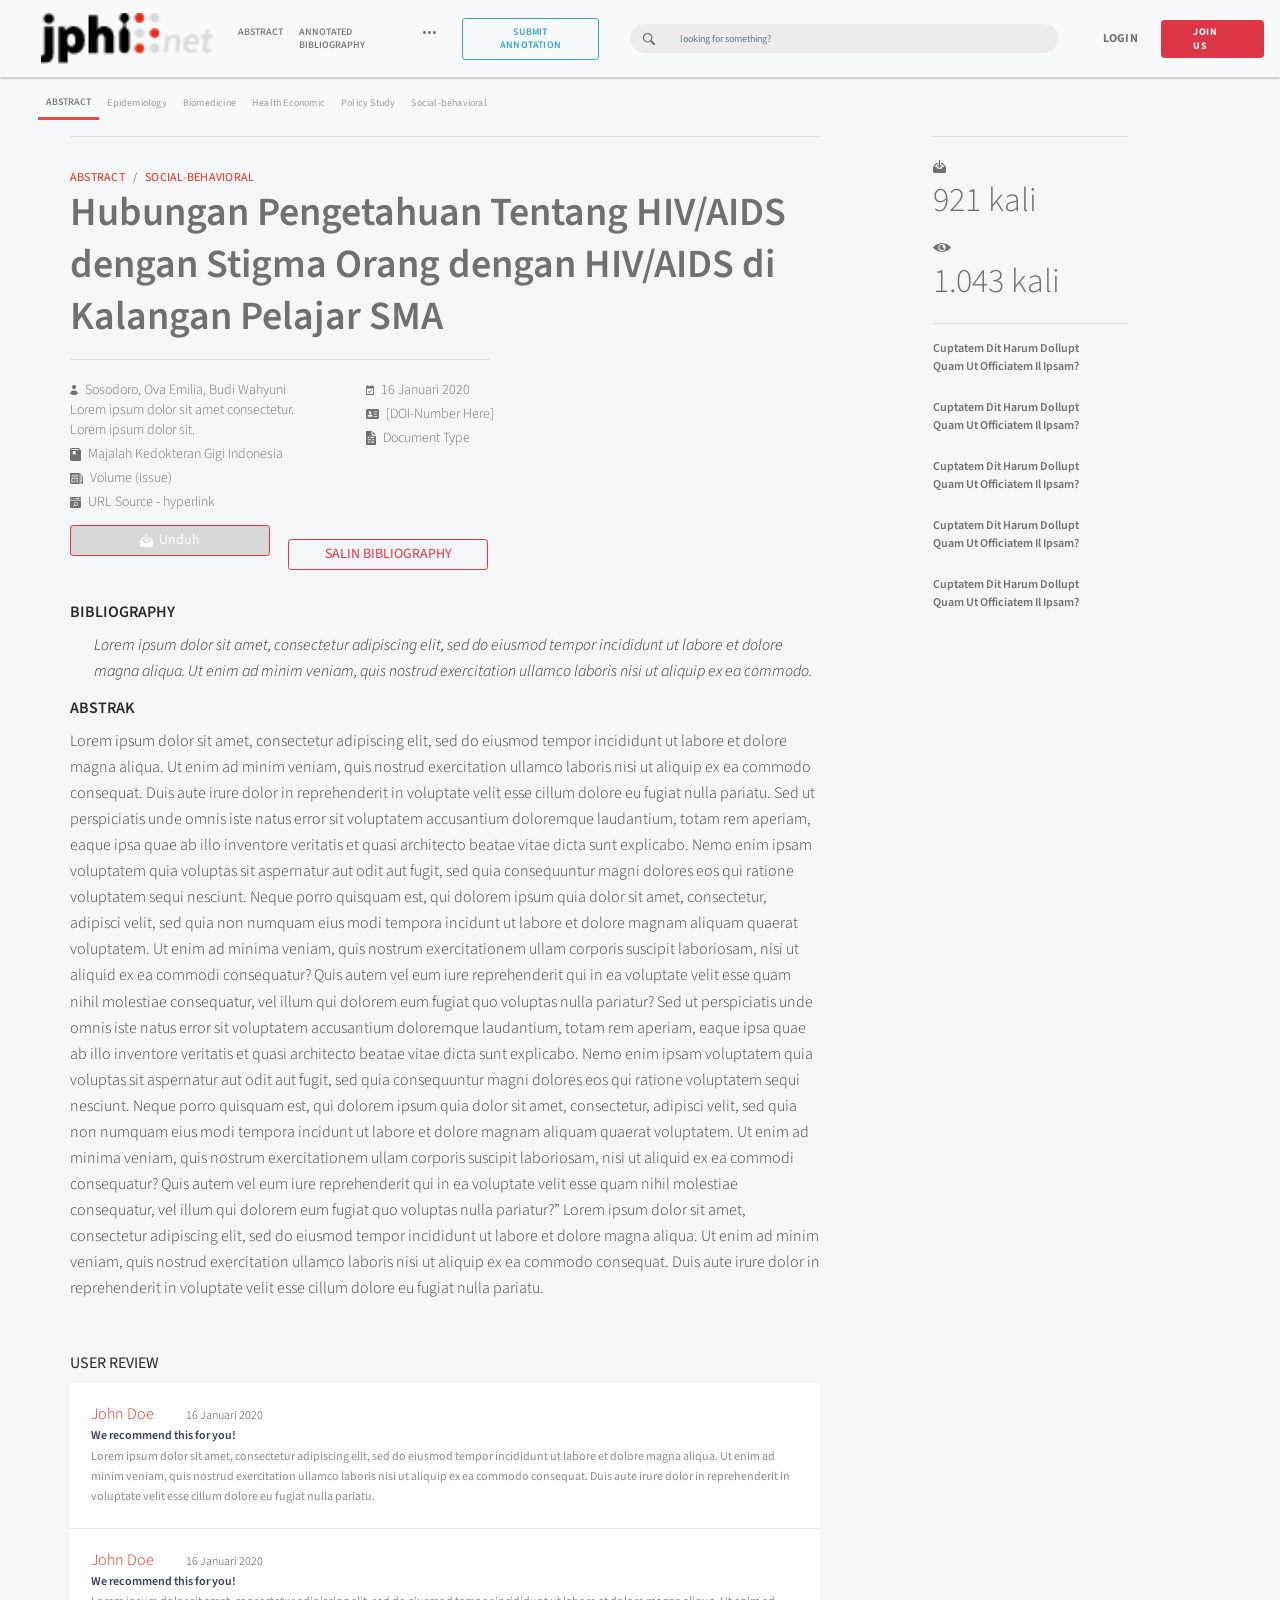
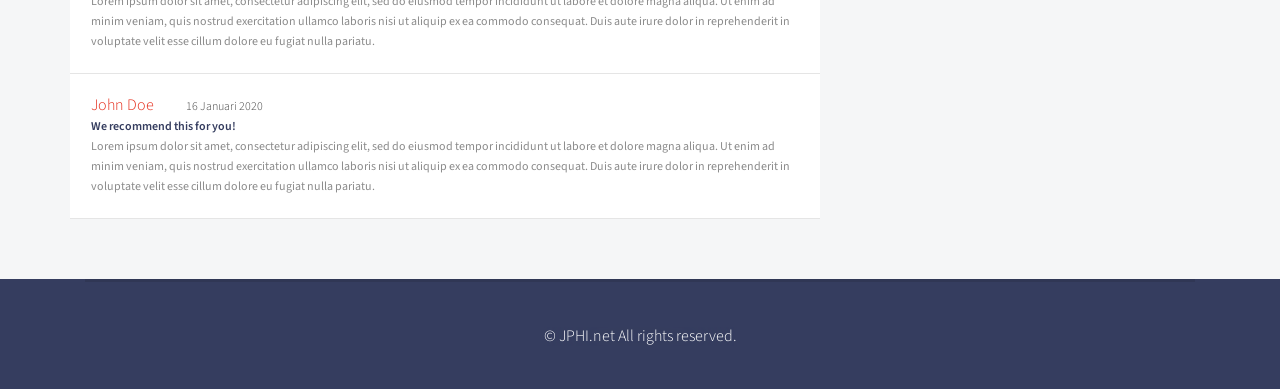
<file: detail.html>
<!doctype html>
<html lang="en">
  <head>
    <!-- Required meta tags -->
    <meta charset="utf-8">
    <meta name="viewport" content="width=device-width, initial-scale=1, shrink-to-fit=no">

    <!-- Bootstrap CSS -->
    <link rel="stylesheet" href="https://stackpath.bootstrapcdn.com/bootstrap/4.4.1/css/bootstrap.min.css" integrity="sha384-Vkoo8x4CGsO3+Hhxv8T/Q5PaXtkKtu6ug5TOeNV6gBiFeWPGFN9MuhOf23Q9Ifjh" crossorigin="anonymous">
    
    <!-- my css -->
		<link rel="stylesheet" href="css/index.css">
		<link rel="stylesheet" href="css/detail.css">
    <link rel="stylesheet" href="css/header-footer.css">

    <!-- font source Sans pro -->
    <link href="https://fonts.googleapis.com/css?family=Source+Sans+Pro:200,200i,300,300i,400,400i,600,600i,700,700i,900,900i&display=swap" rel="stylesheet">
    <title>DETAIL</title>
 

  </head>

  <body>

      <!-- header 1 -->
      <nav class="navbar navbar-expand-lg navbar-light bg-light main-nav">
        <a class="navbar-brand" href="index.html">
          <img src="img/logo/Group 12.png" alt="" srcset="">
        </a>
        <button class="navbar-toggler" type="button" data-toggle="collapse" data-target="#navbarSupportedContent" aria-controls="navbarSupportedContent" aria-expanded="false" aria-label="Toggle navigation">
          <span class="navbar-toggler-icon"></span>
        </button>
      
        <div class="collapse navbar-collapse" id="navbarSupportedContent">
          <ul class="navbar-nav mr-auto">
            <li class="nav-item active">
              <a class="nav-link" href="#">ABSTRACT <span class="sr-only">(current)</span></a>
            </li>
            <li class="nav-item">
              <a class="nav-link" href="#">ANNOTATED BIBLIOGRAPHY </a>
            </li>
            <li class="nav-item">
              <a class="nav-link" href="#"><img src="img/Group 13.png" alt="" srcset=""></a>
            </li>
            <button type="button" class="btn btn-outline-secondary btn-sm">SUBMIT ANNOTATION</button>
          </ul>
          <form class="form-inline my-2 my-lg-0 w-50 ">
            <div class="input-group">
              <div class="input-group-prepend">
                <div class="input-group-text "><i><img src="img/search-icon.svg" alt=""></i></div>
              </div>
              <input type="search" class="form-control "  placeholder="looking for something?">
            </div>
          </form>
          <button type="button" class="btn btn-link ">LOGIN</button>
          <button type="button" class="btn btn-danger btn-sm btn-join-us">JOIN US</button>
        </div>
      </nav>
      <!-- end header 1 -->
  
      <!-- header 2 -->
      <nav class="navbar navbar-expand-lg navbar-light bg-light sub-nav">
        <button class="navbar-toggler" type="button" data-toggle="collapse" data-target="#navbarSupportedContent" aria-controls="navbarSupportedContent" aria-expanded="false" aria-label="Toggle navigation">
          <span class="navbar-toggler-icon"></span>
        </button>
      
        <div class="collapse navbar-collapse" id="navbarSupportedContent">
          <ul class="navbar-nav mr-auto">
            <li class="nav-item active">
              <a class="nav-link" href="#">ABSTRACT <span class="sr-only">(current)</span></a>
            </li>
            <li class="nav-item">
              <a class="nav-link" href="Epidemiology.html">Epidemiology</a>
            </li>
            <li class="nav-item">
              <a class="nav-link" href="#">Biomedicine</a>
            </li>
            <li class="nav-item">
              <a class="nav-link" href="#">Health Economic</a>
            </li>
            <li class="nav-item">
              <a class="nav-link" href="#">Policy Study</a>
            </li>
            <li class="nav-item">
              <a class="nav-link" href="#">Social-behavioral</a>
            </li>
           
          </ul>
          <ul class="navbar-nav ml-auto popular-search">
            <li class="nav-item active">
              <a class="nav-link" href="#">POPULAR SEARCH <span class="sr-only">(current)</span></a>
            </li>
            <li class="nav-item">
              <a class="nav-link" href="#">Epidemiology</a>
            </li>
            <li class="nav-item">
              <a class="nav-link" href="#">Biomedicine</a>
            </li>
            <li class="nav-item">
              <a class="nav-link" href="#">Health Economic</a>
            </li>
            <li class="nav-item">
              <a class="nav-link" href="#">Policy Study</a>
            </li>
            <li class="nav-item">
              <a class="nav-link" href="#">Social-behavioral</a>
            </li>
          </ul>
        </div>
      </nav>
      <!-- end header 2 -->
    
      <section class="artikel">
        <div class="container">
					<div class="row">
						<div class="col-md-8">
							<hr>

							<!-- Nav -->
							<nav aria-label="breadcrumb">
								<ol class="breadcrumb">
									<li class="breadcrumb-item">ABSTRACT</li>
									<li class="breadcrumb-item active" aria-current="page">SOCIAL-BEHAVIORAL</li>
								</ol>
							</nav>
							<!-- END NAV -->

							<h1>Hubungan Pengetahuan Tentang HIV/AIDS dengan Stigma Orang dengan HIV/AIDS di Kalangan Pelajar SMA</h1>
              <hr class="space-title">
              <div class="d-flex bd-highlight">
                <div class="bd-highlight mr-5 w-30 ">
                  <ul class="list-unstyled ">
                    <li class="list-item"><i><img src="img/autor.svg" alt="" srcset=""></i>Sosodoro, Ova Emilia,  Budi Wahyuni Lorem  ipsum  dolor sit amet consectetur.  Lorem  ipsum dolor sit.</li>
                    <li class="list-item"><i><img src="img/majalah.svg" alt="" srcset=""></i>Majalah Kedokteran Gigi Indonesia </li>
                    <li class="list-item"><i><img src="img/newspaper.svg" alt="" srcset=""></i>Volume (Issue)</li>
                    <li class="list-item"><i><img src="img/website.svg" alt="" srcset=""></i>URL Source - hyperlink</li>
                  </ul>
                </div>
                <div class="bd-highlight mb-auto">
                  <ul class="list-unstyled">
                    <li class="list-item"><i><img src="img/date.svg" alt="" srcset=""></i>16 Januari 2020</li>
                    <li class="list-item"><i><img src="img/id-card.svg" alt="" srcset=""></i>[DOI-Number Here]</li>
                    <li class="list-item"><i><img src="img/document.svg" alt="" srcset=""></i>Document Type</li>
                  </ul>
                </div>
              </div>
              <!-- <ul class="list-unstyled">
                <li class="list-item" id="autor"><i><img src="img/autor.svg" alt="" srcset=""></i>Sosodoro, Ova Emilia, Budi Wahyuni Lorem ipsum dolor sit Lorem, ipsum dolor. amet consectetur. Lorem ipsum dolor sit.</li>
              </ul> -->
							<button type="button" class="btn btn-danger btn-sm"><i><img src="img/download-light.svg" alt="" srcset=""></i>Unduh</button>
              <button type="button" class="btn btn-outline-danger btn-sm">SALIN BIBLIOGRAPHY</button>
              <h6 class="biblio">BIBLIOGRAPHY</h6>
              <p class="p-biblio pl-4">
                Lorem ipsum dolor sit amet, consectetur adipiscing elit, sed do eiusmod tempor incididunt ut labore et dolore magna aliqua. Ut enim ad minim veniam, quis nostrud exercitation ullamco laboris nisi ut aliquip ex ea commodo.
              </p>
							<h6 class="abstrak">ABSTRAK</h6>
							<p>Lorem ipsum dolor sit amet, consectetur adipiscing elit, sed do eiusmod tempor incididunt ut labore et dolore 
								magna aliqua. Ut enim ad minim veniam, quis nostrud exercitation ullamco laboris nisi ut aliquip ex ea commodo 
								consequat. Duis aute irure dolor in reprehenderit in voluptate velit esse cillum dolore eu fugiat nulla pariatu.
								
								Sed ut perspiciatis unde omnis iste natus error sit voluptatem accusantium doloremque laudantium, totam rem 
								aperiam, eaque ipsa quae ab illo inventore veritatis et quasi architecto beatae vitae dicta sunt explicabo. Nemo 
								enim ipsam voluptatem quia voluptas sit aspernatur aut odit aut fugit, sed quia consequuntur magni dolores eos 
								qui ratione voluptatem sequi nesciunt. Neque porro quisquam est, qui dolorem ipsum quia dolor sit amet, 
								consectetur, adipisci velit, sed quia non numquam eius modi tempora incidunt ut labore et dolore magnam 
								aliquam quaerat voluptatem. Ut enim ad minima veniam, quis nostrum exercitationem ullam corporis suscipit 
								laboriosam, nisi ut aliquid ex ea commodi consequatur? Quis autem vel eum iure reprehenderit qui in ea voluptate 
								velit esse quam nihil molestiae consequatur, vel illum qui dolorem eum fugiat quo voluptas nulla pariatur? Sed ut 
								perspiciatis unde omnis iste natus error sit voluptatem accusantium doloremque laudantium, totam rem aperiam, 
								eaque ipsa quae ab illo inventore veritatis et quasi architecto beatae vitae dicta sunt explicabo. Nemo enim ipsam 
								voluptatem quia voluptas sit aspernatur aut odit aut fugit, sed quia consequuntur magni dolores eos qui ratione 
								voluptatem sequi nesciunt. Neque porro quisquam est, qui dolorem ipsum quia dolor sit amet, consectetur, 
								adipisci velit, sed quia non numquam eius modi tempora incidunt ut labore et dolore magnam aliquam quaerat 
								voluptatem. Ut enim ad minima veniam, quis nostrum exercitationem ullam corporis suscipit laboriosam, nisi ut 
								aliquid ex ea commodi consequatur? Quis autem vel eum iure reprehenderit qui in ea voluptate velit esse quam 
								nihil molestiae consequatur, vel illum qui dolorem eum fugiat quo voluptas nulla pariatur?”
								
								Lorem ipsum dolor sit amet, consectetur adipiscing elit, sed do eiusmod tempor incididunt ut labore et dolore 
								magna aliqua. Ut enim ad minim veniam, quis nostrud exercitation ullamco laboris nisi ut aliquip ex ea commodo 
								consequat. Duis aute irure dolor in reprehenderit in voluptate velit esse cillum dolore eu fugiat nulla pariatu.
                </p>
              <section id="user-review">
                <h4 class="user-review-title">USER REVIEW</h4>
                 <div class="user-review">
                   <ul class="list-unstyled list-inline">
                     <li class="user list-inline-item">John Doe</li>
                     <li class="date list-inline-item">16 Januari 2020</li>
                   </ul>
                   <p> <span>We recommend this for you!</span> <br>  
                    Lorem ipsum dolor sit amet, consectetur adipiscing elit, sed do eiusmod tempor incididunt ut labore et dolore magna aliqua. Ut enim ad 
                    minim veniam, quis nostrud exercitation ullamco laboris nisi ut aliquip ex ea commodo consequat. Duis aute irure dolor in reprehenderit in 
                    voluptate velit esse cillum dolore eu fugiat nulla pariatu.</p>
                    <hr>
                 </div>
                 <div class="user-review">
                  <ul class="list-unstyled list-inline">
                    <li class="user list-inline-item">John Doe</li>
                    <li class="date list-inline-item">16 Januari 2020</li>
                  </ul>
                  <p> <span>We recommend this for you!</span> <br> 
                   Lorem ipsum dolor sit amet, consectetur adipiscing elit, sed do eiusmod tempor incididunt ut labore et dolore magna aliqua. Ut enim ad 
                   minim veniam, quis nostrud exercitation ullamco laboris nisi ut aliquip ex ea commodo consequat. Duis aute irure dolor in reprehenderit in 
                   voluptate velit esse cillum dolore eu fugiat nulla pariatu.</p>
                   <hr>
                </div> 
                <div class="user-review">
                  <ul class="list-unstyled list-inline">
                    <li class="user list-inline-item">John Doe</li>
                    <li class="date list-inline-item">16 Januari 2020</li>
                  </ul>
                  <p> <span>We recommend this for you!</span> <br> 
                   Lorem ipsum dolor sit amet, consectetur adipiscing elit, sed do eiusmod tempor incididunt ut labore et dolore magna aliqua. Ut enim ad 
                   minim veniam, quis nostrud exercitation ullamco laboris nisi ut aliquip ex ea commodo consequat. Duis aute irure dolor in reprehenderit in 
                   voluptate velit esse cillum dolore eu fugiat nulla pariatu.</p>
                   <hr>
                </div>  
              </section>
            </div>
            


						<!-- MATRIK -->
						<div class="col-md-2 offset-md-1 matrik">
							<hr>
							<h5 >MATRIK</h5>
							<i><img src="img/download-matrik.svg" alt="" srcset=""></i>
							<h3>921 kali</h3>
							<i><img src="img/eye.svg" alt="" srcset=""></i>
							<h3>1.043 kali</h3>
							<hr>
							<h5 class="abstrak">ABSTRAK YANG BERHUBUNGAN</h5>
							<h6>Cuptatem Dit Harum Dollupt 
								Quam Ut Officiatem Il Ipsam?
							</h6>
							<h6>Cuptatem Dit Harum Dollupt 
								Quam Ut Officiatem Il Ipsam?
							</h6>
							<h6>Cuptatem Dit Harum Dollupt 
								Quam Ut Officiatem Il Ipsam?
							</h6>
							<h6>Cuptatem Dit Harum Dollupt 
								Quam Ut Officiatem Il Ipsam?
							</h6>
							<h6>Cuptatem Dit Harum Dollupt 
								Quam Ut Officiatem Il Ipsam?
							</h6>
						</div>
						<!-- END MATRIK -->
					</div>
        </div>
      </section>
      

    <!-- footer -->
    <footer>
      <div class="container">
        <hr>
        <div class="row justify-content-md-center ">
          <div class="col-md-auto align-items-center">
            <h3>© JPHI.net All rights reserved.</h3>
          </div>
        </div>
      </div>
    </footer>
    <!-- end footer -->
			
			<script src="https://code.jquery.com/jquery-3.4.1.slim.min.js" integrity="sha384-J6qa4849blE2+poT4WnyKhv5vZF5SrPo0iEjwBvKU7imGFAV0wwj1yYfoRSJoZ+n" crossorigin="anonymous"></script>
			<script src="https://cdn.jsdelivr.net/npm/popper.js@1.16.0/dist/umd/popper.min.js" integrity="sha384-Q6E9RHvbIyZFJoft+2mJbHaEWldlvI9IOYy5n3zV9zzTtmI3UksdQRVvoxMfooAo" crossorigin="anonymous"></script>
			<script src="https://stackpath.bootstrapcdn.com/bootstrap/4.4.1/js/bootstrap.min.js" integrity="sha384-wfSDF2E50Y2D1uUdj0O3uMBJnjuUD4Ih7YwaYd1iqfktj0Uod8GCExl3Og8ifwB6" crossorigin="anonymous"></script>
  </body>
</file>
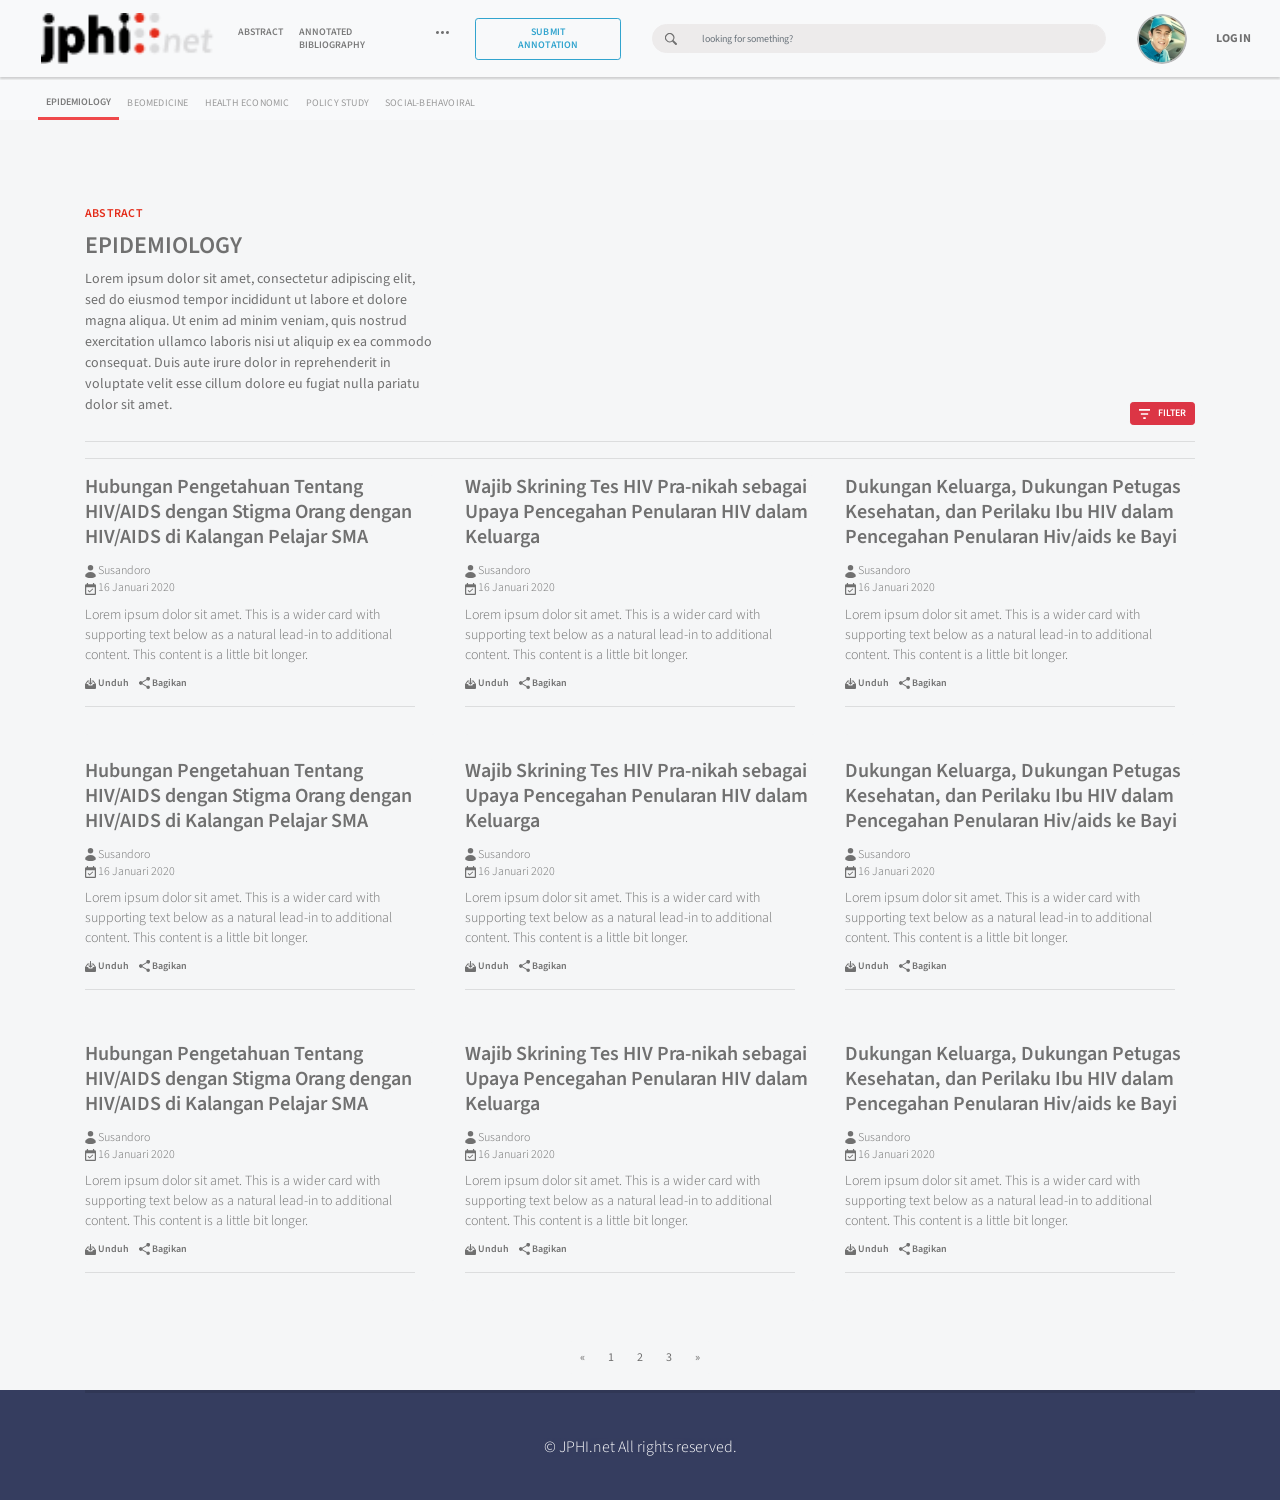
<file: Epidemiology.html>
<!doctype html>
<html lang="en">
  <head>
    <!-- Required meta tags -->
    <meta charset="utf-8">
    <meta name="viewport" content="width=device-width, initial-scale=1, shrink-to-fit=no">

    <!-- Bootstrap CSS -->
    <link rel="stylesheet" href="https://stackpath.bootstrapcdn.com/bootstrap/4.4.1/css/bootstrap.min.css" integrity="sha384-Vkoo8x4CGsO3+Hhxv8T/Q5PaXtkKtu6ug5TOeNV6gBiFeWPGFN9MuhOf23Q9Ifjh" crossorigin="anonymous">
    
    <!-- my css -->
    <link rel="stylesheet" href="css/index.css">
    <link rel="stylesheet" href="css/epidemiology.css">
    <link rel="stylesheet" href="css/header-footer.css">

    <!-- font source Sans pro -->
    <link href="https://fonts.googleapis.com/css?family=Source+Sans+Pro:200,200i,300,300i,400,400i,600,600i,700,700i,900,900i&display=swap" rel="stylesheet">
    <title>JPHI</title>

  </head>

  <body>

      <!-- header 1 -->
      <nav class="navbar navbar-expand-lg navbar-light bg-light main-nav">
        <a class="navbar-brand" href="index.html">
          <img src="img/logo/Group 12.png" alt="" srcset="">
        </a>
        <button class="navbar-toggler" type="button" data-toggle="collapse" data-target="#navbarSupportedContent" aria-controls="navbarSupportedContent" aria-expanded="false" aria-label="Toggle navigation">
          <span class="navbar-toggler-icon"></span>
        </button>
      
        <div class="collapse navbar-collapse" id="navbarSupportedContent">
          <ul class="navbar-nav mr-auto">
            <li class="nav-item active">
              <a class="nav-link" href="#">ABSTRACT <span class="sr-only">(current)</span></a>
            </li>
            <li class="nav-item">
              <a class="nav-link" href="#">ANNOTATED BIBLIOGRAPHY </a>
            </li>
            <li class="nav-item">
              <a class="nav-link" href="#"><img src="img/Group 13.png" alt="" srcset=""></a>
            </li>
            <button type="button" class="btn btn-outline-secondary btn-sm">SUBMIT ANNOTATION</button>
          </ul>
          <form class="form-inline my-2 my-lg-0 w-50 ">
            <div class="input-group">
              <div class="input-group-prepend">
                <div class="input-group-text "><i><img src="img/search-icon.svg" alt=""></i></div>
              </div>
              <input type="search" class="form-control "  placeholder="looking for something?">
            </div>
          </form>
          <img class="img-profil" src="img/img-profil.jpg" alt="" srcset="">
          <button type="button" class="btn btn-link btn-profil ">LOGIN</button>
        </div>
      </nav>
      <!-- end header 1 -->
    
        <!-- header 2 -->
        <nav class="navbar navbar-expand-lg navbar-light bg-light sub-nav">
          <button class="navbar-toggler" type="button" data-toggle="collapse" data-target="#navbarSupportedContent" aria-controls="navbarSupportedContent" aria-expanded="false" aria-label="Toggle navigation">
            <span class="navbar-toggler-icon"></span>
          </button>
        
          <div class="collapse navbar-collapse" id="navbarSupportedContent">
            <ul class="navbar-nav mr-auto">
              <li class="nav-item active">
                <a class="nav-link" href="#">EPIDEMIOLOGY <span class="sr-only">(current)</span></a>
              </li>
              <li class="nav-item">
                <a class="nav-link" href="#">BEOMEDICINE</a>
              </li>
              <li class="nav-item">
                <a class="nav-link" href="#">HEALTH ECONOMIC</a>
              </li>
              <li class="nav-item">
                <a class="nav-link" href="#">POLICY STUDY</a>
              </li>
              <li class="nav-item">
                <a class="nav-link" href="#">SOCIAL-BEHAVOIRAL</a>
              </li>
             
            </ul>
            <ul class="navbar-nav ml-auto popular-search">
              <li class="nav-item active">
                <a class="nav-link" href="#">POPULAR SEARCH <span class="sr-only">(current)</span></a>
              </li>
              <li class="nav-item">
                <a class="nav-link" href="#">Epidemiology</a>
              </li>
              <li class="nav-item">
                <a class="nav-link" href="#">Biomedicine</a>
              </li>
              <li class="nav-item">
                <a class="nav-link" href="#">Health Economic</a>
              </li>
              <li class="nav-item">
                <a class="nav-link" href="#">Policy Study</a>
              </li>
              <li class="nav-item">
                <a class="nav-link" href="#">Social-behavioral</a>
              </li>
            </ul>
          </div>
        </nav>
        <!-- end header 2 -->


      <!-- TITLE -->
      <section class="title-epidemiology">
        <div class="container">
            <div class="row">
                <div class="col-md-4">
                  <h5>ABSTRACT</h5>
                    <h3>
                      EPIDEMIOLOGY  
                    </h3>
                    <p>Lorem ipsum dolor sit amet, consectetur adipiscing elit, sed do eiusmod tempor incididunt ut labore et dolore magna aliqua. Ut enim ad minim veniam, quis nostrud exercitation ullamco laboris nisi ut aliquip ex ea commodo consequat. Duis aute irure dolor in reprehenderit in voluptate velit esse cillum dolore eu fugiat nulla pariatu dolor sit amet.</p>
                </div>
            </div>
        </div>
      </section>
      <!-- END TITLE -->

      

      <!-- FILTER -->
      <section class="filter-epidemiology " >
        <div class="container ">
          <!-- FILTER COLLAPSE -->
          <div class="d-flex justify-content-end">
            <button class="btn btn-danger btn-sm d-flex justify-content-end" type="button" data-toggle="collapse" data-target="#collapseFilter" aria-expanded="false" aria-controls="collapseExample">
              <i> <img src="img/filter.svg" alt=""></i> FILTER
            </button>
          </div>
          
          <!-- END FILTER COLLAPSE -->
          <hr>
            <div class="row collapse"  id="collapseFilter">
              <div class="col-md">
                <form action="">
                  <div class="form-group">
                    <label for="sub-cat">sub category</label>
                    <input type="text" class="form-control form-control-sm" id="sub-cat">
                  </div>
                </form>
              </div>
              <div class="col-md">
                <form action="">
                  <div class="form-group">
                    <label for="filter1">Filter 1</label>
                    <input type="text" class="form-control form-control-sm" id="filter1">
                  </div>
                </form>
              </div>
              <div class="col-md">
                <form action="">
                  <div class="form-group">
                    <label for="filter2">Filter 2</label>
                    <input type="text" class="form-control form-control-sm" id="filter2">
                  </div>
                </form>
              </div>
              <div class="col-md">
                <form action="">
                  <div class="form-group">
                    <label for="filter3">Filter 3</label>
                    <input type="text" class="form-control form-control-sm" id="filter3">
                  </div>
                </form>
              </div>
              <div class="col-md">
                <form action="">
                  <div class="form-group">
                    <label for="filter4">Filter 4</label>
                    <input type="text" class="form-control form-control-sm" id="filter4">
                  </div>
                </form>
              </div>
            </div>
          <hr>
        </div>
      </section>
      <!-- END FILTER -->

    <!-- new entri -->
    <section>
      <div class="container new-entry">
        <!-- <div class="d-flex justify-content-between">
          <h3>New Entry</h3>
          <button type="button" class="btn btn-danger btn-sm">9 Hasil ditampilkan</button>
        </div> -->
        <!-- <hr> -->
        <div class="row row-cols-md-3">
          <!-- <div class="col-md-3">

          </div> -->
              <!-- <div class="card-deck">
              </div> -->
                  <div class="col-md-4 mb-4">
                    <div class="card h-100">
                      <div class="card-body">
                        <h5 class="card-title">Hubungan Pengetahuan Tentang HIV/AIDS dengan Stigma Orang dengan HIV/AIDS di Kalangan Pelajar SMA</h5>
                        <h6 class="autor"><i><img src="img/autor.svg" alt="" srcset=""></i> Susandoro</h6>
                        <h6 class="date"><i><img src="img/date.svg" alt=""></i> 16 Januari 2020</h6>
                        <p class="card-text">Lorem ipsum dolor sit amet. This is a wider card with supporting text below as a natural lead-in to additional content. This content is a little bit longer.</p>
                      </div>
                      <div class="card-footer">
                        <ul class="list-inline">
                          <li class="list-inline-item"><i><img src="img/download.svg" alt=""></i> Unduh</li>
                          <li class="list-inline-item"><i><img src="img/share.svg" alt=""></i> Bagikan</li>
                        </ul>
                        <hr>
                      </div>
                    </div>
                  </div>

                  <div class="col-md-4 mb-4">
                    <div class="card h-100">
                      <div class="card-body">
                        <h5 class="card-title">Wajib Skrining Tes HIV Pra-nikah sebagai Upaya Pencegahan Penularan HIV dalam Keluarga</h5>
                        <h6 class="autor"><i><img src="img/autor.svg" alt="" srcset=""></i> Susandoro</h6>
                        <h6 class="date"><i><img src="img/date.svg" alt=""></i> 16 Januari 2020</h6>
                        <p class="card-text">Lorem ipsum dolor sit amet. This is a wider card with supporting text below as a natural lead-in to additional content. This content is a little bit longer.</p>
                      </div>
                      <div class="card-footer">
                        <ul class="list-inline">
                          <li class="list-inline-item"><i><img src="img/download.svg" alt=""></i> Unduh</li>
                          <li class="list-inline-item"><i><img src="img/share.svg" alt=""></i> Bagikan</li>
                        </ul>
                        <hr>
                      </div>
                    </div>
                  </div>

                  <div class="col-md-4 mb-4">
                    <div class="card h-100">
                      <div class="card-body">
                        <h5 class="card-title">Dukungan Keluarga, Dukungan Petugas Kesehatan, dan Perilaku Ibu HIV dalam Pencegahan Penularan Hiv/aids ke Bayi</h5>
                        <h6 class="autor"><i><img src="img/autor.svg" alt="" srcset=""></i> Susandoro</h6>
                        <h6 class="date"><i><img src="img/date.svg" alt=""></i> 16 Januari 2020</h6>
                        <p class="card-text">Lorem ipsum dolor sit amet. This is a wider card with supporting text below as a natural lead-in to additional content. This content is a little bit longer.</p>
                      </div>
                      <div class="card-footer">
                        <ul class="list-inline">
                          <li class="list-inline-item"><i><img src="img/download.svg" alt=""></i> Unduh</li>
                          <li class="list-inline-item"><i><img src="img/share.svg" alt=""></i> Bagikan</li>
                        </ul>
                        <hr>
                      </div>
                    </div>
                  </div>

                  <div class="col-md-4 mb-4">
                    <div class="card h-100">
                      <div class="card-body">
                        <h5 class="card-title">Hubungan Pengetahuan Tentang HIV/AIDS dengan Stigma Orang dengan HIV/AIDS di Kalangan Pelajar SMA</h5>
                        <h6 class="autor"><i><img src="img/autor.svg" alt="" srcset=""></i> Susandoro</h6>
                        <h6 class="date"><i><img src="img/date.svg" alt=""></i> 16 Januari 2020</h6>
                        <p class="card-text">Lorem ipsum dolor sit amet. This is a wider card with supporting text below as a natural lead-in to additional content. This content is a little bit longer.</p>
                      </div>
                      <div class="card-footer">
                        <ul class="list-inline">
                          <li class="list-inline-item"><i><img src="img/download.svg" alt=""></i> Unduh</li>
                          <li class="list-inline-item"><i><img src="img/share.svg" alt=""></i> Bagikan</li>
                        </ul>
                        <hr>
                      </div>
                    </div>
                  </div>

                  <div class="col-md-4 mb-4">
                    <div class="card h-100">
                      <div class="card-body">
                        <h5 class="card-title">Wajib Skrining Tes HIV Pra-nikah sebagai Upaya Pencegahan Penularan HIV dalam Keluarga</h5>
                        <h6 class="autor"><i><img src="img/autor.svg" alt="" srcset=""></i> Susandoro</h6>
                        <h6 class="date"><i><img src="img/date.svg" alt=""></i> 16 Januari 2020</h6>
                        <p class="card-text">Lorem ipsum dolor sit amet. This is a wider card with supporting text below as a natural lead-in to additional content. This content is a little bit longer.</p>
                      </div>
                      <div class="card-footer">
                        <ul class="list-inline">
                          <li class="list-inline-item"><i><img src="img/download.svg" alt=""></i> Unduh</li>
                          <li class="list-inline-item"><i><img src="img/share.svg" alt=""></i> Bagikan</li>
                        </ul>
                        <hr>
                      </div>
                    </div>
                  </div>

                  <div class="col-md-4 mb-4">
                    <div class="card h-100">
                      <div class="card-body">
                        <h5 class="card-title">Dukungan Keluarga, Dukungan Petugas Kesehatan, dan Perilaku Ibu HIV dalam Pencegahan Penularan Hiv/aids ke Bayi</h5>
                        <h6 class="autor"><i><img src="img/autor.svg" alt="" srcset=""></i> Susandoro</h6>
                        <h6 class="date"><i><img src="img/date.svg" alt=""></i> 16 Januari 2020</h6>
                        <p class="card-text">Lorem ipsum dolor sit amet. This is a wider card with supporting text below as a natural lead-in to additional content. This content is a little bit longer.</p>
                      </div>
                      <div class="card-footer">
                        <ul class="list-inline">
                          <li class="list-inline-item"><i><img src="img/download.svg" alt=""></i> Unduh</li>
                          <li class="list-inline-item"><i><img src="img/share.svg" alt=""></i> Bagikan</li>
                        </ul>
                        <hr>
                      </div>
                    </div>
                  </div>

                  <div class="col-md-4 mb-4">
                    <div class="card h-100">
                      <div class="card-body">
                        <h5 class="card-title">Hubungan Pengetahuan Tentang HIV/AIDS dengan Stigma Orang dengan HIV/AIDS di Kalangan Pelajar SMA</h5>
                        <h6 class="autor"><i><img src="img/autor.svg" alt="" srcset=""></i> Susandoro</h6>
                        <h6 class="date"><i><img src="img/date.svg" alt=""></i> 16 Januari 2020</h6>
                        <p class="card-text">Lorem ipsum dolor sit amet. This is a wider card with supporting text below as a natural lead-in to additional content. This content is a little bit longer.</p>
                      </div>
                      <div class="card-footer">
                        <ul class="list-inline">
                          <li class="list-inline-item"><i><img src="img/download.svg" alt=""></i> Unduh</li>
                          <li class="list-inline-item"><i><img src="img/share.svg" alt=""></i> Bagikan</li>
                        </ul>
                        <hr>
                      </div>
                    </div>
                  </div>

                  <div class="col-md-4 mb-4">
                    <div class="card h-100">
                      <div class="card-body">
                        <h5 class="card-title">Wajib Skrining Tes HIV Pra-nikah sebagai Upaya Pencegahan Penularan HIV dalam Keluarga</h5>
                        <h6 class="autor"><i><img src="img/autor.svg" alt="" srcset=""></i> Susandoro</h6>
                        <h6 class="date"><i><img src="img/date.svg" alt=""></i> 16 Januari 2020</h6>
                        <p class="card-text">Lorem ipsum dolor sit amet. This is a wider card with supporting text below as a natural lead-in to additional content. This content is a little bit longer.</p>
                      </div>
                      <div class="card-footer">
                        <ul class="list-inline">
                          <li class="list-inline-item"><i><img src="img/download.svg" alt=""></i> Unduh</li>
                          <li class="list-inline-item"><i><img src="img/share.svg" alt=""></i> Bagikan</li>
                        </ul>
                        <hr>
                      </div>
                    </div>
                  </div>

                  <div class="col-md-4 mb-4">
                    <div class="card h-100">
                      <div class="card-body">
                        <h5 class="card-title">Dukungan Keluarga, Dukungan Petugas Kesehatan, dan Perilaku Ibu HIV dalam Pencegahan Penularan Hiv/aids ke Bayi</h5>
                        <h6 class="autor"><i><img src="img/autor.svg" alt="" srcset=""></i> Susandoro</h6>
                        <h6 class="date"><i><img src="img/date.svg" alt=""></i> 16 Januari 2020</h6>
                        <p class="card-text">Lorem ipsum dolor sit amet. This is a wider card with supporting text below as a natural lead-in to additional content. This content is a little bit longer.</p>
                      </div>
                      <div class="card-footer">
                        <ul class="list-inline">
                          <li class="list-inline-item"><i><img src="img/download.svg" alt=""></i> Unduh</li>
                          <li class="list-inline-item"><i><img src="img/share.svg" alt=""></i> Bagikan</li>
                        </ul>
                        <hr>
                      </div>
                    </div>
                  </div>

                  
        </div>
      </div>
    </section>
    <!-- end new entry -->


          <!-- pagination -->
    <section class="pagination mt-3">
      <div class="container">
       <div class="row justify-content-md-center">
          <div class="col-md-auto ">
            <nav aria-label="Page navigation example">
              <ul class="pagination">
                <li class="page-item">
                  <a class="page-link" href="#" aria-label="Previous">
                    <span aria-hidden="true">&laquo;</span>
                    <span class="sr-only">Previous</span>
                  </a>
                </li>
                <li class="page-item"><a class="page-link" href="#">1</a></li>
                <li class="page-item"><a class="page-link" href="#">2</a></li>
                <li class="page-item"><a class="page-link" href="#">3</a></li>
                <li class="page-item">
                  <a class="page-link" href="#" aria-label="Next">
                    <span aria-hidden="true">&raquo;</span>
                    <span class="sr-only">Next</span>
                  </a>
                </li>
              </ul>
            </nav>
          </div>
        </div>
      </div>   
    </section>
    <!-- end pagination -->

  <!-- footer -->
  <footer>
    <div class="container">
      <hr>
      <div class="row justify-content-md-center ">
        <div class="col-md-auto align-items-center">
          <h3>© JPHI.net All rights reserved.</h3>
        </div>
      </div>
    </div>
  </footer>
<!-- end footer -->


      <script src="https://code.jquery.com/jquery-3.4.1.slim.min.js" integrity="sha384-J6qa4849blE2+poT4WnyKhv5vZF5SrPo0iEjwBvKU7imGFAV0wwj1yYfoRSJoZ+n" crossorigin="anonymous"></script>
      <script src="https://cdn.jsdelivr.net/npm/popper.js@1.16.0/dist/umd/popper.min.js" integrity="sha384-Q6E9RHvbIyZFJoft+2mJbHaEWldlvI9IOYy5n3zV9zzTtmI3UksdQRVvoxMfooAo" crossorigin="anonymous"></script>
      <script src="https://stackpath.bootstrapcdn.com/bootstrap/4.4.1/js/bootstrap.min.js" integrity="sha384-wfSDF2E50Y2D1uUdj0O3uMBJnjuUD4Ih7YwaYd1iqfktj0Uod8GCExl3Og8ifwB6" crossorigin="anonymous"></script>
  </body>
</file>
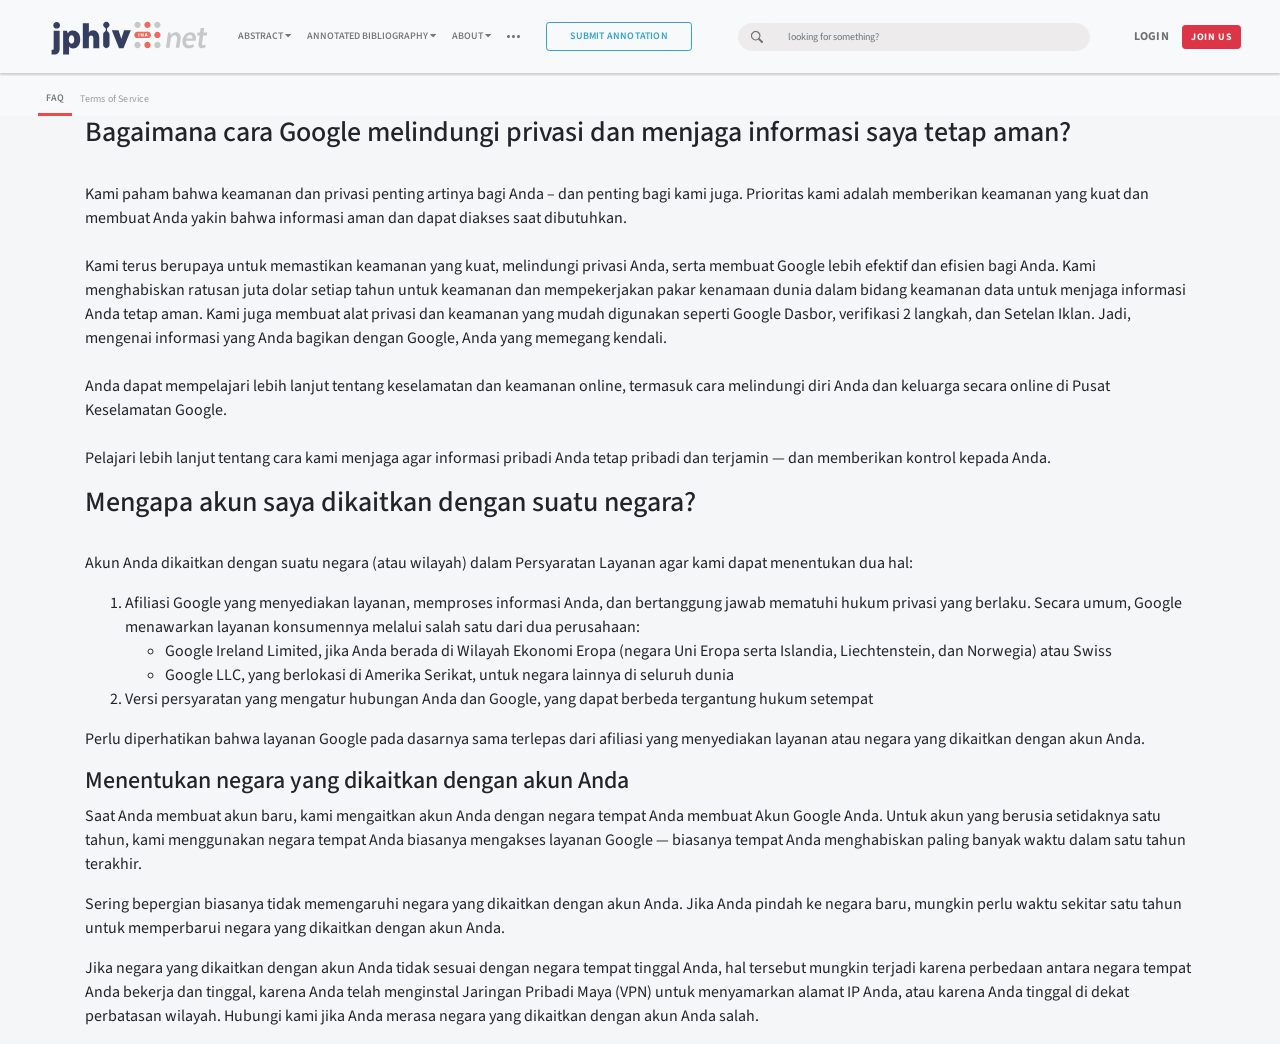
<file: FAQ.html>
<!doctype html>
<html lang="en">
  <head>
    <!-- Required meta tags -->
    <meta charset="utf-8">
    <meta name="viewport" content="width=device-width, initial-scale=1, shrink-to-fit=no">

    <!-- Bootstrap CSS -->
    <link rel="stylesheet" href="https://stackpath.bootstrapcdn.com/bootstrap/4.1.3/css/bootstrap.min.css" integrity="sha384-MCw98/SFnGE8fJT3GXwEOngsV7Zt27NXFoaoApmYm81iuXoPkFOJwJ8ERdknLPMO" crossorigin="anonymous">

        <!-- font awesome -->
        <link rel="stylesheet" href="https://cdnjs.cloudflare.com/ajax/libs/font-awesome/5.13.0/css/all.min.css" integrity="sha256-h20CPZ0QyXlBuAw7A+KluUYx/3pK+c7lYEpqLTlxjYQ=" crossorigin="anonymous" />
    
        <!-- my css -->
        <link rel="stylesheet" href="css/FAQ.css">
        <link rel="stylesheet" href="css/header-footer.css">
    
        <!-- font source Sans pro -->
        <link href="https://fonts.googleapis.com/css?family=Source+Sans+Pro:200,200i,300,300i,400,400i,600,600i,700,700i,900,900i&display=swap" rel="stylesheet">
    <title>FAQ</title>
  </head>
  <body>

    <!-- header 1 -->
    <nav class="navbar navbar-expand-lg navbar-light bg-light main-nav">
      <a class="navbar-brand" href="index.html">
        <img src="img/logo/JPHIV-INA_LOGO.svg" alt="" srcset="">
      </a>
      <button class="navbar-toggler" type="button" data-toggle="collapse" data-target="#navbarSupportedContent" aria-controls="navbarSupportedContent" aria-expanded="false" aria-label="Toggle navigation">
        <span class="navbar-toggler-icon"></span>
      </button>
    
      <div class="collapse navbar-collapse" id="navbarSupportedContent">
        <ul class="navbar-nav">
          <li class="nav-item active ">
            <a class="nav-link " href="Abstract.html" role="button" id="dropdownAbstrakLink" data-toggle="dropdown" aria-haspopup="true" aria-expanded="false">ABSTRACT <i class="fa fa-caret-down" aria-hidden="true"></i> <span class="sr-only">(current)</span></a>
            <div class="dropdown show ">
              <div class="dropdown-menu nav-absrtak" aria-labelledby="dropdownAbstrakLink">
                <a class="dropdown-item" href="#">EPIDEMIOLOGI</a>
                <a class="dropdown-item" href="#">BIOMEDICINE</a>
                <a class="dropdown-item" href="#">HEALT ECONOMIC</a>
                <a class="dropdown-item" href="#">POLICY STUDY</a>
                <a class="dropdown-item" href="#">SOCIAL-BEHAVIORAL</a>
              </div>
            </div>
          </li>
          <li class="nav-item">
            <a class="nav-link" href="annotated.html" role="button" id="dropdownAnnotatedLink" data-toggle="dropdown" aria-haspopup="true" aria-expanded="false">ANNOTATED BIBLIOGRAPHY <i class="fa fa-caret-down" aria-hidden="true"></i> </a>
            <div class="dropdown show ">
              <div class="dropdown-menu nav-annotated" aria-labelledby="dropdownAnnotatedLink">
                <a class="dropdown-item" href="#">EPIDEMIOLOGI</a>
                <a class="dropdown-item" href="#">BIOMEDICINE</a>
                <a class="dropdown-item" href="#">HEALT ECONOMIC</a>
                <a class="dropdown-item" href="#">POLICY STUDY</a>
                <a class="dropdown-item" href="#">SOCIAL-BEHAVIORAL</a>
              </div>
            </div>
          </li>
          <li class="nav-item">
            <a class="nav-link" href="annotated.html"role="button" id="dropdownAboutLink" data-toggle="dropdown" aria-haspopup="true" aria-expanded="false">ABOUT <i class="fa fa-caret-down" aria-hidden="true"></i></a>
            <div class="dropdown show ">
              <div class="dropdown-menu nav-about" aria-labelledby="dropdownAboutLink">
                <a class="dropdown-item" href="#">EPIDEMIOLOGI</a>
                <a class="dropdown-item" href="#">BIOMEDICINE</a>
                <a class="dropdown-item" href="#">HEALT ECONOMIC</a>
                <a class="dropdown-item" href="#">POLICY STUDY</a>
                <a class="dropdown-item" href="#">SOCIAL-BEHAVIORAL</a>
              </div>
            </div>
          </li>
          <li class="nav-item">
            <div class="dropdown show dropdown-annotated">
            <a class="nav-link dropdown-toggle" role="button" id="dropdownAnnotatedLink" data-toggle="dropdown" aria-haspopup="true" aria-expanded="false" href="#"><img src="img/Group 13.png" alt="" srcset=""></a>
              <div class="dropdown-menu" aria-labelledby="dropdownAnnotatedLink">
                <a class="dropdown-item" href="overview.html">OVERVIEW</a>
                <div class="dropdown-divider"></div>
                <a class="dropdown-item" href="#">PRIVACY POLICY</a>
                <div class="dropdown-divider"></div>
                <a class="dropdown-item" href="#">TERMS OF SERVICE</a>
                <div class="dropdown-divider"></div>
                <a class="dropdown-item" href="#">FAQ</a>
                <div class="dropdown-divider"></div>
                <a class="dropdown-item" href="search-result-page.html">Search Result Page</a>
                <div class="dropdown-divider"></div>
                <a class="dropdown-item" href="search-result-tag.html">Search Tag Result Page</a>
                <div class="dropdown-divider"></div>
                <a class="dropdown-item" href="abstract-detail.html">Abstract Detail</a>
                <div class="dropdown-divider"></div>
                <a class="dropdown-item" href="annotated-detail.html">Annotated Detail</a>
              </div>
            </div>
          </li>
          <button type="button" class="btn btn-outline-secondary btn-sm">SUBMIT ANNOTATION</button>
        </ul>
        <form class="form-inline my-2 my-lg-0 ">
          <div class="input-group">
            <div class="input-group-prepend">
              <div class="input-group-text "><i><img src="img/search-icon.svg" alt=""></i></div>
            </div>
            <input type="search" class="form-control "  placeholder="looking for something?">
          </div>
        </form>
        <button type="button" class="btn btn-link ">LOGIN</button>
        <a href="" type="button" class="btn btn-danger btn-sm btn-join-us">JOIN US</a>
      </div>
    </nav>
    <!-- end header 1 -->

    <!-- header 2 -->
    <nav class="navbar navbar-expand-lg navbar-light bg-light sub-nav">
      <!-- <button class="navbar-toggler" type="button" data-toggle="collapse" data-target="#navbarSupportedContent" aria-controls="navbarSupportedContent" aria-expanded="false" aria-label="Toggle navigation">
        <span class="navbar-toggler-icon"></span>
      </button> -->
    
      <div class="abstrak">
        <ul class="navbar-nav mr-auto">
          <li class="nav-item active">
            <a class="nav-link" href="/FAQ.html">FAQ<span class="sr-only">(current)</span></a>
          </li> 
          <li class="nav-item">
            <a class="nav-link" href="/terms-of-service.html">Terms of Service</a>
          </li>
        </ul>
      </div>
    </nav>
    <!-- end header 2 -->

    <div class="container">
          <h3>Bagaimana cara Google melindungi privasi dan menjaga informasi saya tetap aman?
          </h3>
            <br>
          <p>Kami paham bahwa keamanan dan privasi penting artinya bagi Anda – dan penting bagi kami juga. Prioritas kami adalah memberikan keamanan yang kuat dan membuat Anda yakin bahwa informasi aman dan dapat diakses saat dibutuhkan.
            <br><br>
            Kami terus berupaya untuk memastikan keamanan yang kuat, melindungi privasi Anda, serta membuat Google lebih efektif dan efisien bagi Anda. Kami menghabiskan ratusan juta dolar setiap tahun untuk keamanan dan mempekerjakan pakar kenamaan dunia dalam bidang keamanan data untuk menjaga informasi Anda tetap aman. Kami juga membuat alat privasi dan keamanan yang mudah digunakan seperti Google Dasbor, verifikasi 2 langkah, dan Setelan Iklan. Jadi, mengenai informasi yang Anda bagikan dengan Google, Anda yang memegang kendali.
            <br><br>
            Anda dapat mempelajari lebih lanjut tentang keselamatan dan keamanan online, termasuk cara melindungi diri Anda dan keluarga secara online di Pusat Keselamatan Google.
            <br><br>
            Pelajari lebih lanjut tentang cara kami menjaga agar informasi pribadi Anda tetap pribadi dan terjamin — dan memberikan kontrol kepada Anda.
          </p>

          <h3>
            Mengapa akun saya dikaitkan dengan suatu negara?
          </h3>
          <br>
          <p>
            Akun Anda dikaitkan dengan suatu negara (atau wilayah) dalam Persyaratan Layanan agar kami dapat menentukan dua hal:
          </p>
          <ol>
            <li>Afiliasi Google yang menyediakan layanan, memproses informasi Anda, dan bertanggung jawab mematuhi hukum privasi yang berlaku. Secara umum, Google menawarkan layanan konsumennya melalui salah satu dari dua perusahaan:</li>
            <ul>
              <li>Google Ireland Limited, jika Anda berada di Wilayah Ekonomi Eropa (negara Uni Eropa serta Islandia, Liechtenstein, dan Norwegia) atau Swiss</li>
              <li>Google LLC, yang berlokasi di Amerika Serikat, untuk negara lainnya di seluruh dunia
              </li>
            </ul>
            <li>Versi persyaratan yang mengatur hubungan Anda dan Google, yang dapat berbeda tergantung hukum setempat</li>
          </ol>
          <p>Perlu diperhatikan bahwa layanan Google pada dasarnya sama terlepas dari afiliasi yang menyediakan layanan atau negara yang dikaitkan dengan akun Anda.</p>
          <h4>Menentukan negara yang dikaitkan dengan akun Anda</h4>
          <p>Saat Anda membuat akun baru, kami mengaitkan akun Anda dengan negara tempat Anda membuat Akun Google Anda. Untuk akun yang berusia setidaknya satu tahun, kami menggunakan negara tempat Anda biasanya mengakses layanan Google — biasanya tempat Anda menghabiskan paling banyak waktu dalam satu tahun terakhir.</p>
          <p>Sering bepergian biasanya tidak memengaruhi negara yang dikaitkan dengan akun Anda. Jika Anda pindah ke negara baru, mungkin perlu waktu sekitar satu tahun untuk memperbarui negara yang dikaitkan dengan akun Anda.</p>
          <p>Jika negara yang dikaitkan dengan akun Anda tidak sesuai dengan negara tempat tinggal Anda, hal tersebut mungkin terjadi karena perbedaan antara negara tempat Anda bekerja dan tinggal, karena Anda telah menginstal Jaringan Pribadi Maya (VPN) untuk menyamarkan alamat IP Anda, atau karena Anda tinggal di dekat perbatasan wilayah. Hubungi kami jika Anda merasa negara yang dikaitkan dengan akun Anda salah.</p>
    </div>


    <!-- Optional JavaScript -->
    <!-- jQuery first, then Popper.js, then Bootstrap JS -->
    <script src="https://code.jquery.com/jquery-3.3.1.slim.min.js" integrity="sha384-q8i/X+965DzO0rT7abK41JStQIAqVgRVzpbzo5smXKp4YfRvH+8abtTE1Pi6jizo" crossorigin="anonymous"></script>
    <script src="https://cdnjs.cloudflare.com/ajax/libs/popper.js/1.14.3/umd/popper.min.js" integrity="sha384-ZMP7rVo3mIykV+2+9J3UJ46jBk0WLaUAdn689aCwoqbBJiSnjAK/l8WvCWPIPm49" crossorigin="anonymous"></script>
    <script src="https://stackpath.bootstrapcdn.com/bootstrap/4.1.3/js/bootstrap.min.js" integrity="sha384-ChfqqxuZUCnJSK3+MXmPNIyE6ZbWh2IMqE241rYiqJxyMiZ6OW/JmZQ5stwEULTy" crossorigin="anonymous"></script>
  </body>
</html>
</file>
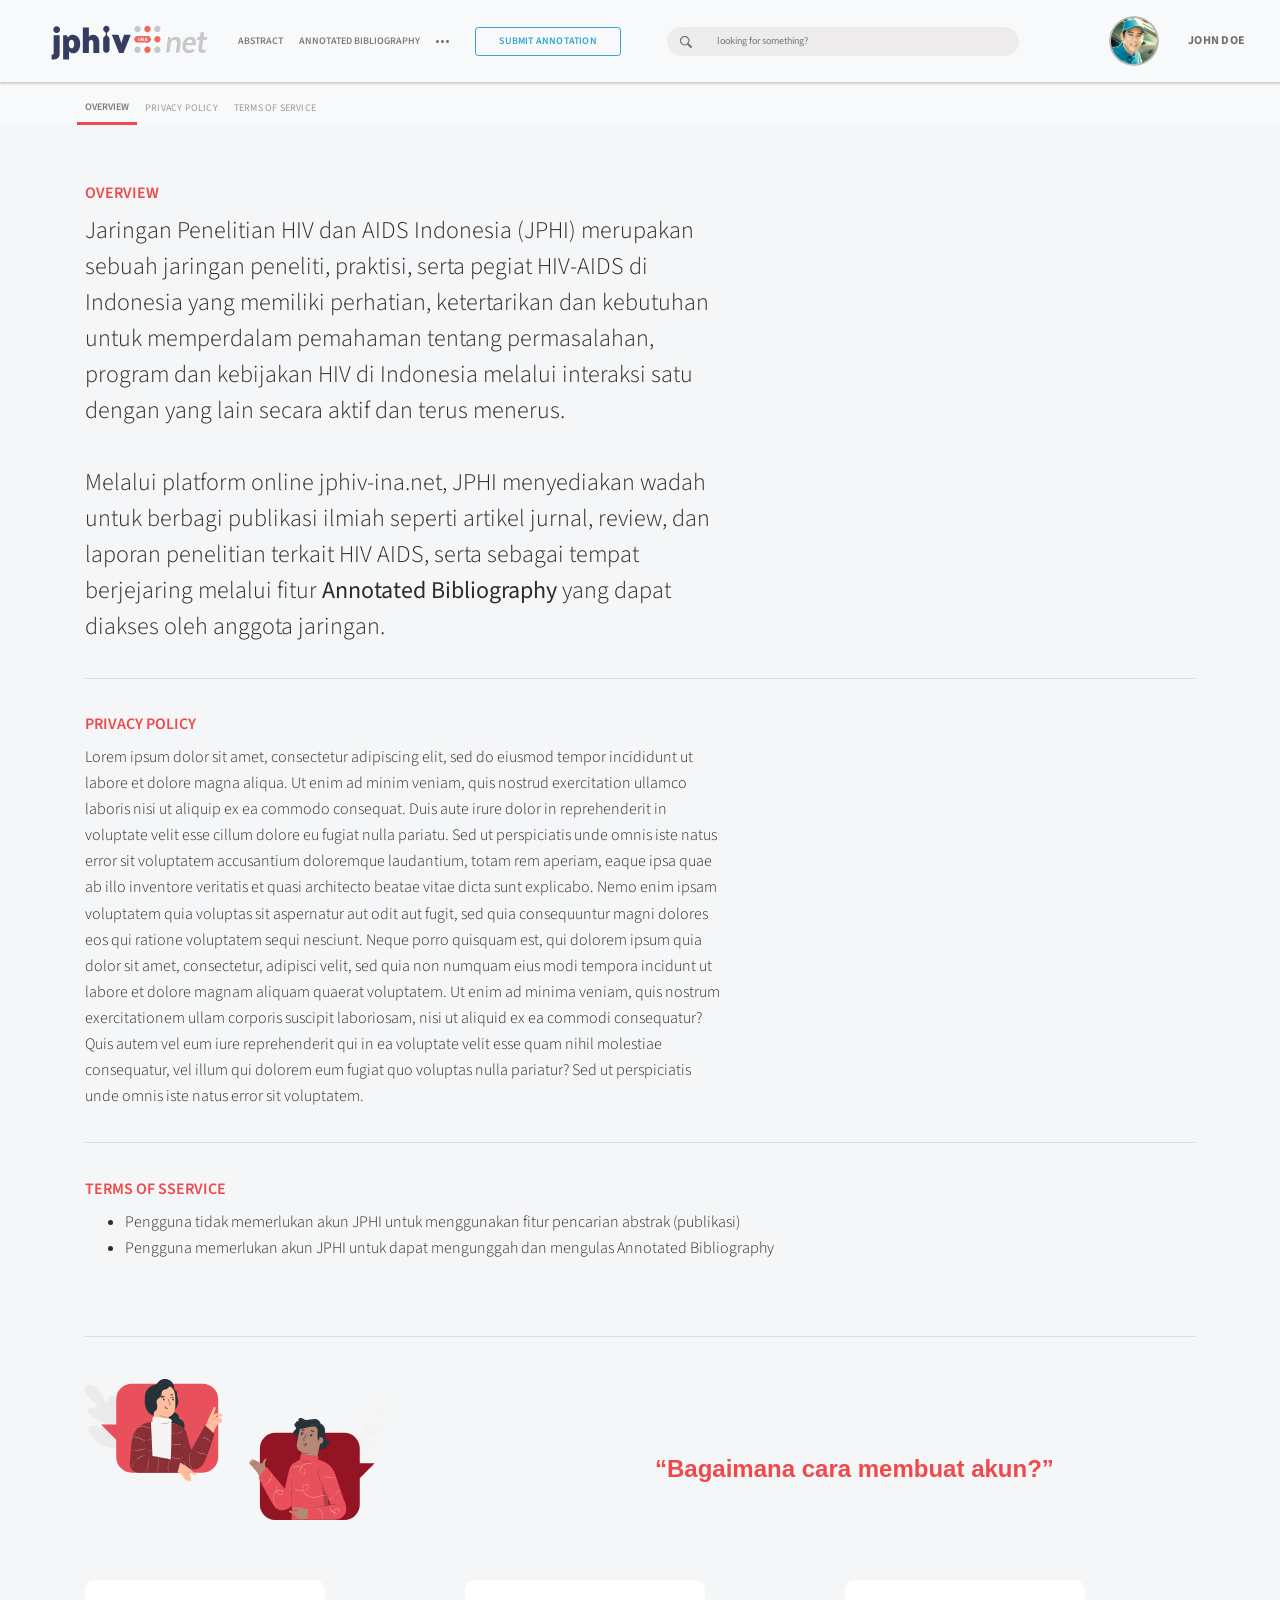
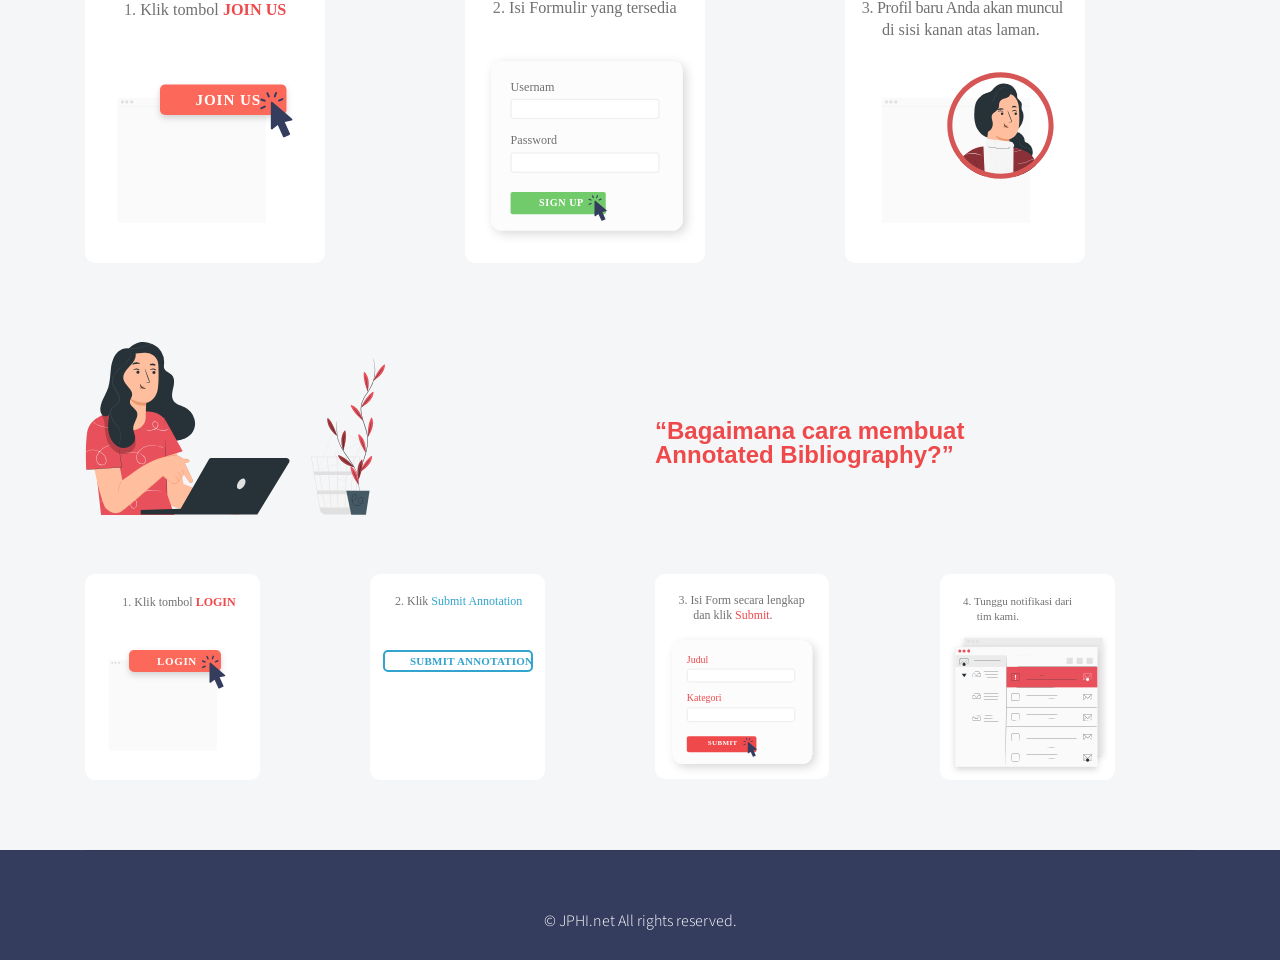
<file: overview.html>
<!doctype html>
<html lang="en">
  <head>
    <!-- Required meta tags -->
    <meta charset="utf-8">
    <meta name="viewport" content="width=device-width, initial-scale=1, shrink-to-fit=no">

    <!-- Bootstrap CSS -->
    <link rel="stylesheet" href="https://stackpath.bootstrapcdn.com/bootstrap/4.4.1/css/bootstrap.min.css" integrity="sha384-Vkoo8x4CGsO3+Hhxv8T/Q5PaXtkKtu6ug5TOeNV6gBiFeWPGFN9MuhOf23Q9Ifjh" crossorigin="anonymous">
    
    <!-- my css -->
    <link rel="stylesheet" href="css/overview.css">
    <link rel="stylesheet" href="css/header-footer.css">

    <!-- font source Sans pro -->
    <link href="https://fonts.googleapis.com/css?family=Source+Sans+Pro:200,200i,300,300i,400,400i,600,600i,700,700i,900,900i&display=swap" rel="stylesheet">
    <title>Overview</title>
    <!-- <style>
      body{
        font-family: 'Source Sans Pro';
      }
    </style> -->

  </head>
  <body>
      <!-- header 1 -->
      <nav class="navbar navbar-expand-lg navbar-light bg-light main-nav">
        <a class="navbar-brand" href="index.html">
          <img src="img/logo//JPHIV-INA_LOGO.svg" alt="" srcset="">
        </a>
        <button class="navbar-toggler" type="button" data-toggle="collapse" data-target="#navbarSupportedContent" aria-controls="navbarSupportedContent" aria-expanded="false" aria-label="Toggle navigation">
          <span class="navbar-toggler-icon"></span>
        </button>
      
        <div class="collapse navbar-collapse" id="navbarSupportedContent">
          <ul class="navbar-nav">
            <li class="nav-item active">
              <a class="nav-link" href="Abstract.html">ABSTRACT <span class="sr-only">(current)</span></a>
            </li>
            <li class="nav-item">
              <a class="nav-link" href="annotated.html">ANNOTATED BIBLIOGRAPHY </a>
            </li>
            <li class="nav-item"><div class="dropdown show dropdown-annotated">
              <a class="nav-link dropdown-toggle" role="button" id="dropdownAnnotatedLink" data-toggle="dropdown" aria-haspopup="true" aria-expanded="false" href="#"><img src="img/Group 13.png" alt="" srcset=""></a>
              <div class="dropdown-menu" aria-labelledby="dropdownAnnotatedLink">
                <a class="dropdown-item" href="overview.html">OVERVIEW</a>
                <div class="dropdown-divider"></div>
                <a class="dropdown-item" href="#">PRIVACY POLICY</a>
                <div class="dropdown-divider"></div>
                <a class="dropdown-item" href="#">TERMS OF SERVICE</a>
                <div class="dropdown-divider"></div>
                <a class="dropdown-item" href="#">FAQ</a>
                <div class="dropdown-divider"></div>
                <a class="dropdown-item" href="search-result-page.html">Search Result Page</a>
                <div class="dropdown-divider"></div>
                <a class="dropdown-item" href="search-result-tag.html">Search Tag Result Page</a>
                <div class="dropdown-divider"></div>
                <a class="dropdown-item" href="abstract-detail.html">Abstract Detail</a>
                <div class="dropdown-divider"></div>
                <a class="dropdown-item" href="annotated-detail.html">Annotated Detail</a>
              </div>
            </div>
            </li>
            <button type="button" class="btn btn-outline-secondary btn-sm">SUBMIT ANNOTATION</button>
          </ul>
          <form class="form-inline my-2 my-lg-0 " id="search-main-nav">
            <div class="input-group">
              <div class="input-group-prepend">
                <div class="input-group-text "><i><img src="img/search-icon.svg" alt=""></i></div>
              </div>
              <input type="search" class="form-control "  placeholder="looking for something?">
            </div>
          </form>
          
          <div class="dropdown show dropdown-img-profil">
            <a class="nav-link dropdown-toggle" role="button" id="dropdownAnnotatedLink" data-toggle="dropdown" aria-haspopup="true" aria-expanded="false" href="#"><img class="img-profil" src="img/img-profil.jpg" alt="" srcset=""></a>
            <div class="dropdown-menu" aria-labelledby="dropdownAnnotatedLink">
              <a class="dropdown-item" href="#">PROFILE</a>
              <div class="dropdown-divider"></div>
              <a class="dropdown-item" href="#">LOG OUT</a>
            </div>
          </div>
          <button type="button" class="btn btn-link btn-profil ">JOHN DOE</button>
        </div>
      </nav>
      <!-- end header 1 -->

      <!-- header 2 -->
      <nav class="navbar navbar-expand-lg navbar-light bg-light sub-nav">
        <div class="container">
          <button class="navbar-toggler" type="button" data-toggle="collapse" data-target="#navbarSupportedContent" aria-controls="navbarSupportedContent" aria-expanded="false" aria-label="Toggle navigation">
            <span class="navbar-toggler-icon"></span>
          </button>
          <div class="" id="navbarSupportedContent">
            <ul class="navbar-nav mr-auto">
              <li class="nav-item active">
                <a class="nav-link" href="#">OVERVIEW <span class="sr-only">(current)</span></a>
              </li>
              <li class="nav-item">
                <a class="nav-link" href="#">PRIVACY POLICY</a>
              </li>
              <li class="nav-item">
                <a class="nav-link" href="#">TERMS OF SERVICE</a>
              </li>
            </ul>
          </div>
        </div>
      </nav>
  <!-- end header 2 -->

    

    <section>
      <div class="container">
        <div class="row overview">
        <!-- overview -->
          <div class="col-md-7">
            <h5>OVERVIEW</h5>
            <p>Jaringan Penelitian HIV dan AIDS Indonesia (JPHI) merupakan sebuah jaringan peneliti, praktisi, serta pegiat HIV-AIDS di Indonesia yang memiliki perhatian, ketertarikan dan kebutuhan untuk memperdalam pemahaman 
              tentang permasalahan, program dan kebijakan HIV di Indonesia melalui interaksi satu dengan yang lain secara 
              aktif dan terus menerus. <br> <br>
              
              Melalui platform online jphiv-ina.net, JPHI menyediakan wadah untuk berbagi publikasi ilmiah seperti artikel jurnal, review, dan laporan penelitian terkait HIV AIDS, serta sebagai tempat berjejaring melalui fitur <span>Annotated Bibliography </span> yang dapat diakses oleh anggota jaringan.</p>
          
          </div>
        <!-- end overview -->  
        </div>

        <hr>

        <div class="row privacy-policy">
        <!-- privacy policy -->
          <div class="col-md-7">
            <h5>PRIVACY POLICY</h5>
            <p>Lorem ipsum dolor sit amet, consectetur adipiscing elit, sed do eiusmod tempor incididunt ut labore et dolore 
              magna aliqua. Ut enim ad minim veniam, quis nostrud exercitation ullamco laboris nisi ut aliquip ex ea commodo 
              consequat. Duis aute irure dolor in reprehenderit in voluptate velit esse cillum dolore eu fugiat nulla pariatu.
              
              Sed ut perspiciatis unde omnis iste natus error sit voluptatem accusantium doloremque laudantium, totam rem 
              aperiam, eaque ipsa quae ab illo inventore veritatis et quasi architecto beatae vitae dicta sunt explicabo. Nemo 
              enim ipsam voluptatem quia voluptas sit aspernatur aut odit aut fugit, sed quia consequuntur magni dolores eos 
              qui ratione voluptatem sequi nesciunt. Neque porro quisquam est, qui dolorem ipsum quia dolor sit amet, 
              consectetur, adipisci velit, sed quia non numquam eius modi tempora incidunt ut labore et dolore magnam 
              aliquam quaerat voluptatem. Ut enim ad minima veniam, quis nostrum exercitationem ullam corporis suscipit 
              laboriosam, nisi ut aliquid ex ea commodi consequatur? Quis autem vel eum iure reprehenderit qui in ea voluptate 
              velit esse quam nihil molestiae consequatur, vel illum qui dolorem eum fugiat quo voluptas nulla pariatur? Sed ut 
              perspiciatis unde omnis iste natus error sit voluptatem.</p>
          </div>
        <!-- end privacy policy -->
        </div>

        <hr>

        <div class="row term-of-service">
        <!-- term of service -->
          <div class="col-md-11">
            <h5>TERMS OF SSERVICE</h5>
            <ul>
              <li>Pengguna tidak memerlukan akun JPHI untuk menggunakan fitur pencarian abstrak (publikasi)</li>
              <li>Pengguna memerlukan akun JPHI untuk dapat mengunggah dan mengulas Annotated Bibliography</li><br>
              
            </ul>
          </div>
          <hr>
        </div>

        <hr>

        <div class="row guide">
          <div class="col-md-6 tos-people">
            <img src="img/tos-people.svg" alt="" srcset="">
          </div>
          <div class="col-md-6">
            <h3>“Bagaimana cara membuat akun?”</h3>
          </div>
        </div>
        <div class="row tos-join">
          <div class="col-md-4">
            <img src="img/tos-join-1.svg" alt="">
          </div>
          <div class="col-md-4">
            <img src="img/tos-join-2.svg" alt="">
          </div>
          <div class="col-md-4">
            <img src="img/tos-join-3.svg" alt="">
          </div>
        </div>
        <div class="row guide">
          <div class="col-md-6 tos-people">
            <img src="img/tos-people2.svg" alt="">
          </div>
          <div class="col-md-6">
            <h3 class="guide2">“Bagaimana cara membuat <br> 
              Annotated Bibliography?”</h3>
          </div>
        </div>
        <div class="row tos-login">
          <div class="col-md-3">
            <img src="img/tos-login-1.svg" alt="">
          </div>
          <div class="col-md-3">
            <img src="img/tos-login-2.svg" alt="">
          </div>
          <div class="col-md-3">
            <img src="img/tos-login-3.svg" alt="">
          </div>
          <div class="col-md-3">
            <img src="img/tos-login-4.svg" alt="">
          </div>
        </div>
      <!-- end terms of service -->
      </section>



    <!-- footer -->
    <footer>
      <div class="container">
        <hr>
        <div class="row justify-content-md-center ">
          <div class="col-md-auto align-items-center">
            <h3>© JPHI.net All rights reserved.</h3>
          </div>
        </div>
      </div>
    </footer>
    <!-- end footer -->

    <!-- Optional JavaScript -->
    <!-- jQuery first, then Popper.js, then Bootstrap JS -->
    <script src="https://code.jquery.com/jquery-3.4.1.slim.min.js" integrity="sha384-J6qa4849blE2+poT4WnyKhv5vZF5SrPo0iEjwBvKU7imGFAV0wwj1yYfoRSJoZ+n" crossorigin="anonymous"></script>
    <script src="https://cdn.jsdelivr.net/npm/popper.js@1.16.0/dist/umd/popper.min.js" integrity="sha384-Q6E9RHvbIyZFJoft+2mJbHaEWldlvI9IOYy5n3zV9zzTtmI3UksdQRVvoxMfooAo" crossorigin="anonymous"></script>
    <script src="https://stackpath.bootstrapcdn.com/bootstrap/4.4.1/js/bootstrap.min.js" integrity="sha384-wfSDF2E50Y2D1uUdj0O3uMBJnjuUD4Ih7YwaYd1iqfktj0Uod8GCExl3Og8ifwB6" crossorigin="anonymous"></script>
  </body>
</html>
</file>
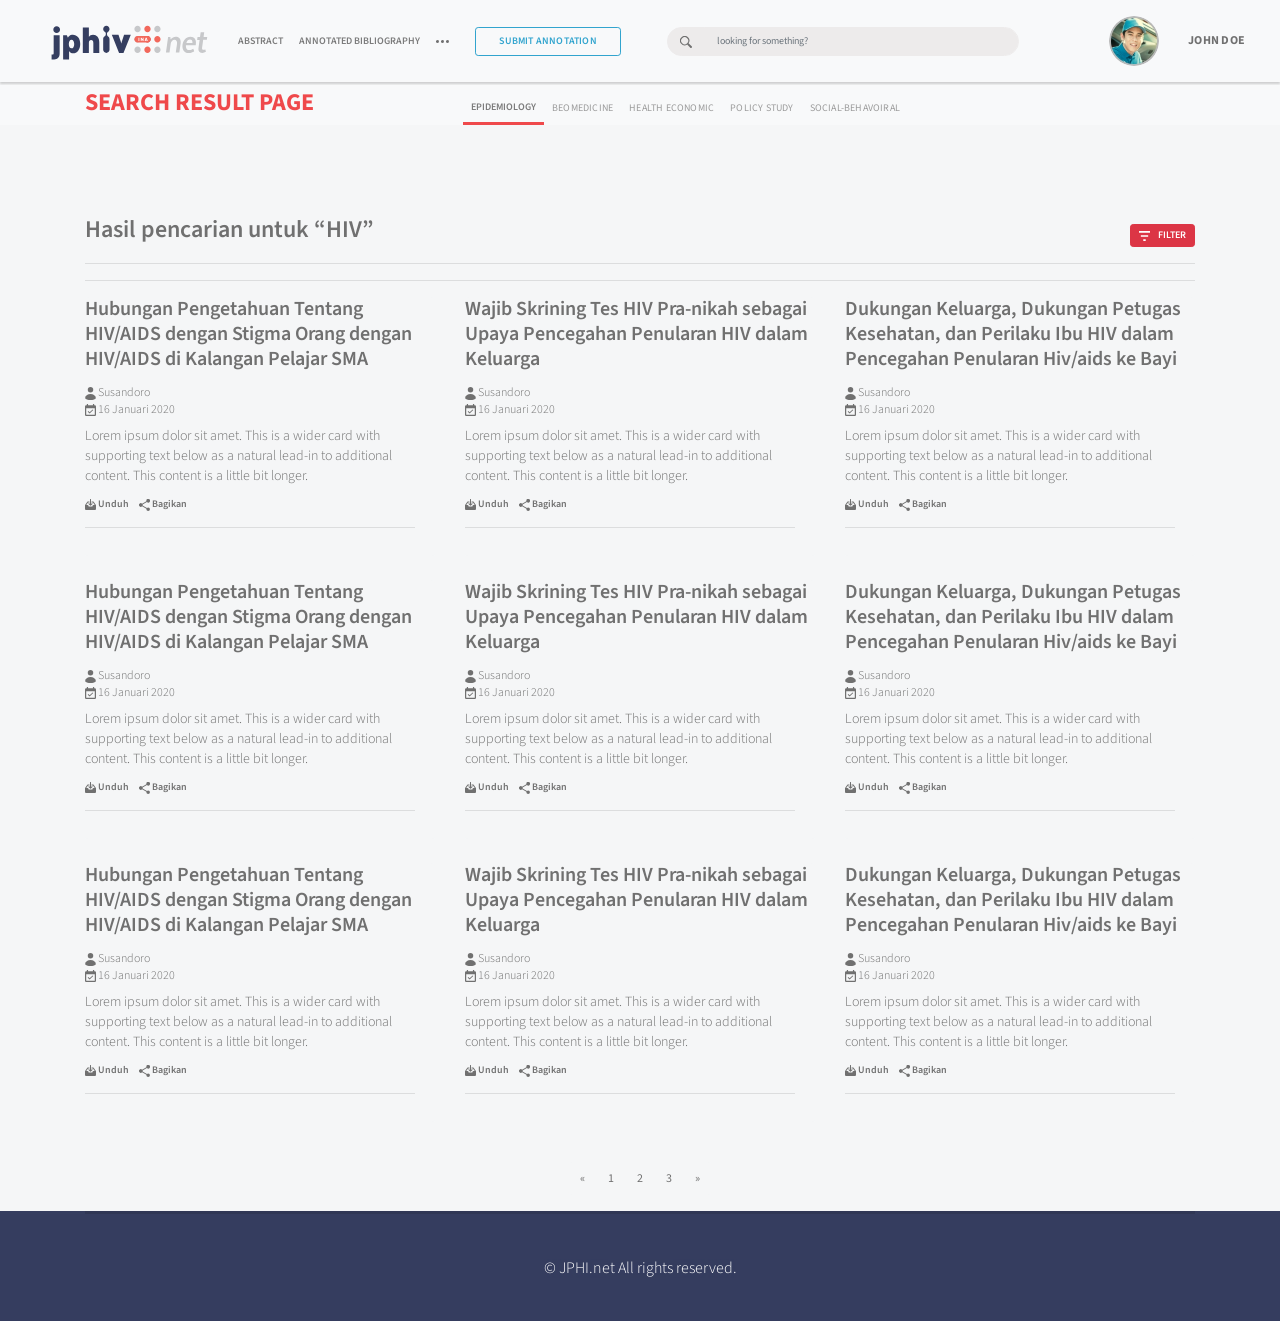
<file: search-result-page.html>
<!doctype html>
<html lang="en">
  <head>
    <!-- Required meta tags -->
    <meta charset="utf-8">
    <meta name="viewport" content="width=device-width, initial-scale=1, shrink-to-fit=no">

    <!-- Bootstrap CSS -->
    <link rel="stylesheet" href="https://stackpath.bootstrapcdn.com/bootstrap/4.4.1/css/bootstrap.min.css" integrity="sha384-Vkoo8x4CGsO3+Hhxv8T/Q5PaXtkKtu6ug5TOeNV6gBiFeWPGFN9MuhOf23Q9Ifjh" crossorigin="anonymous">
    
    <!-- my css -->
    <link rel="stylesheet" href="css/index.css">
    <link rel="stylesheet" href="css/search-result.css">
    <link rel="stylesheet" href="css/header-footer.css">

    <!-- font source Sans pro -->
    <link href="https://fonts.googleapis.com/css?family=Source+Sans+Pro:200,200i,300,300i,400,400i,600,600i,700,700i,900,900i&display=swap" rel="stylesheet">
    <title>Search Result Page</title>

  </head>

  <body>

      <!-- header 1 -->
      <nav class="navbar navbar-expand-lg navbar-light bg-light main-nav">
        <a class="navbar-brand" href="index.html">
          <img src="img/logo//JPHIV-INA_LOGO.svg" alt="" srcset="">
        </a>
        <button class="navbar-toggler" type="button" data-toggle="collapse" data-target="#navbarSupportedContent" aria-controls="navbarSupportedContent" aria-expanded="false" aria-label="Toggle navigation">
          <span class="navbar-toggler-icon"></span>
        </button>
      
        <div class="collapse navbar-collapse" id="navbarSupportedContent">
          <ul class="navbar-nav">
            <li class="nav-item active">
              <a class="nav-link" href="Abstract.html">ABSTRACT <span class="sr-only">(current)</span></a>
            </li>
            <li class="nav-item">
              <a class="nav-link" href="annotated.html">ANNOTATED BIBLIOGRAPHY </a>
            </li>
            <li class="nav-item"><div class="dropdown show dropdown-annotated">
              <a class="nav-link dropdown-toggle" role="button" id="dropdownAnnotatedLink" data-toggle="dropdown" aria-haspopup="true" aria-expanded="false" href="#"><img src="img/Group 13.png" alt="" srcset=""></a>
              <div class="dropdown-menu" aria-labelledby="dropdownAnnotatedLink">
                <a class="dropdown-item" href="overview.html">OVERVIEW</a>
                <div class="dropdown-divider"></div>
                <a class="dropdown-item" href="#">PRIVACY POLICY</a>
                <div class="dropdown-divider"></div>
                <a class="dropdown-item" href="#">TERMS OF SERVICE</a>
                <div class="dropdown-divider"></div>
                <a class="dropdown-item" href="#">FAQ</a>
                <div class="dropdown-divider"></div>
                <a class="dropdown-item" href="search-result-page.html">Search Result Page</a>
                <div class="dropdown-divider"></div>
                <a class="dropdown-item" href="search-result-tag.html">Search Tag Result Page</a>
                <div class="dropdown-divider"></div>
                <a class="dropdown-item" href="abstract-detail.html">Abstract Detail</a>
                <div class="dropdown-divider"></div>
                <a class="dropdown-item" href="annotated-detail.html">Annotated Detail</a>
              </div>
            </div>
            </li>
            <button type="button" class="btn btn-outline-secondary btn-sm">SUBMIT ANNOTATION</button>
          </ul>
          <form class="form-inline my-2 my-lg-0 " id="search-main-nav">
            <div class="input-group">
              <div class="input-group-prepend">
                <div class="input-group-text "><i><img src="img/search-icon.svg" alt=""></i></div>
              </div>
              <input type="search" class="form-control "  placeholder="looking for something?">
            </div>
          </form>
          
          <div class="dropdown show dropdown-img-profil">
            <a class="nav-link dropdown-toggle" role="button" id="dropdownAnnotatedLink" data-toggle="dropdown" aria-haspopup="true" aria-expanded="false" href="#"><img class="img-profil" src="img/img-profil.jpg" alt="" srcset=""></a>
            <div class="dropdown-menu" aria-labelledby="dropdownAnnotatedLink">
              <a class="dropdown-item" href="#">PROFILE</a>
              <div class="dropdown-divider"></div>
              <a class="dropdown-item" href="#">LOG OUT</a>
            </div>
          </div>
          <button type="button" class="btn btn-link btn-profil ">JOHN DOE</button>
        </div>
      </nav>
      <!-- end header 1 -->
    
    <!-- header 2 -->
    <nav class="navbar navbar-expand-lg navbar-light bg-light sub-nav">
      <div class="container">

        <button class="navbar-toggler" type="button" data-toggle="collapse" data-target="#navbarSupportedContent" aria-controls="navbarSupportedContent" aria-expanded="false" aria-label="Toggle navigation">
          <span class="navbar-toggler-icon"></span>
        </button>
      
        <div class="collapse navbar-collapse" id="navbarSupportedContent">
          <ul class="navbar-nav mr-auto">
            <li class="nav-item active">
              <a class="nav-link" href="#">EPIDEMIOLOGY <span class="sr-only">(current)</span></a>
            </li>
            <li class="nav-item">
              <a class="nav-link" href="#">BEOMEDICINE</a>
            </li>
            <li class="nav-item">
              <a class="nav-link" href="#">HEALTH ECONOMIC</a>
            </li>
            <li class="nav-item">
              <a class="nav-link" href="#">POLICY STUDY</a>
            </li>
            <li class="nav-item">
              <a class="nav-link" href="#">SOCIAL-BEHAVOIRAL</a>
            </li>
          </ul>
          <ul class="navbar-nav ml-auto popular-search">
            <li class="nav-item active">
              <a class="nav-link" href="#">POPULAR SEARCH <span class="sr-only">(current)</span></a>
            </li>
            <li class="nav-item">
              <a class="nav-link" href="#">Epidemiology</a>
            </li>
            <li class="nav-item">
              <a class="nav-link" href="#">Biomedicine</a>
            </li>
            <li class="nav-item">
              <a class="nav-link" href="#">Health Economic</a>
            </li>
            <li class="nav-item">
              <a class="nav-link" href="#">Policy Study</a>
            </li>
            <li class="nav-item">
              <a class="nav-link" href="#">Social-behavioral</a>
            </li>
          </ul>
        </div>
      </div>
    </nav>
    <!-- end header 2 -->


      <!-- TITLE -->
      <section class="title-searchResult">
        <div class="container">
            <div class="row">
                <div class="col-md-4">
                    <h2> SEARCH RESULT PAGE</h2>
                    <h3>Hasil pencarian untuk “HIV”</h3>
                </div>
            </div>
        </div>
      </section>
      <!-- END TITLE -->

      

      <!-- FILTER -->
      <section class="filter-epidemiology " >
        <div class="container ">
          <!-- FILTER COLLAPSE -->
          <div class="d-flex justify-content-end">
            <button class="btn btn-danger btn-sm d-flex justify-content-end" type="button" data-toggle="collapse" data-target="#collapseFilter" aria-expanded="false" aria-controls="collapseExample">
              <i> <img src="img/filter.svg" alt=""></i> FILTER
            </button>
          </div>
          
          <!-- END FILTER COLLAPSE -->
          <hr>
            <div class="row row-cols-2 collapse"  id="collapseFilter">
              <div class="col-md">
                <form action="">
                  <div class="form-group">
                    <label for="sub-cat">sub category</label>
                    <input type="text" class="form-control form-control-sm" id="sub-cat">
                  </div>
                </form>
              </div>
              <div class="col-md">
                <form action="">
                  <div class="form-group">
                    <label for="filter1">Filter 1</label>
                    <input type="text" class="form-control form-control-sm" id="filter1">
                  </div>
                </form>
              </div>
              <div class="col-md">
                <form action="">
                  <div class="form-group">
                    <label for="filter2">Filter 2</label>
                    <input type="text" class="form-control form-control-sm" id="filter2">
                  </div>
                </form>
              </div>
              <div class="col-md">
                <form action="">
                  <div class="form-group">
                    <label for="filter3">Filter 3</label>
                    <input type="text" class="form-control form-control-sm" id="filter3">
                  </div>
                </form>
              </div>
              <div class="col-md">
                <form action="">
                  <div class="form-group">
                    <label for="filter4">Filter 4</label>
                    <input type="text" class="form-control form-control-sm" id="filter4">
                  </div>
                </form>
              </div>
            </div>
          <hr>
        </div>
      </section>
      <!-- END FILTER -->

    <!-- new entri -->
    <section>
      <div class="container new-entry">
        <!-- <div class="d-flex justify-content-between">
          <h3>New Entry</h3>
          <button type="button" class="btn btn-danger btn-sm">9 Hasil ditampilkan</button>
        </div> -->
        <!-- <hr> -->
        <div class="row row-cols-md-3">
          <!-- <div class="col-md-3">

          </div> -->
              <!-- <div class="card-deck">
              </div> -->
                  <div class="col-md-4 mb-4">
                    <div class="card h-100">
                      <div class="card-body">
                        <h5 class="card-title">Hubungan Pengetahuan Tentang HIV/AIDS dengan Stigma Orang dengan HIV/AIDS di Kalangan Pelajar SMA</h5>
                        <h6 class="autor"><i><img src="img/autor.svg" alt="" srcset=""></i> Susandoro</h6>
                        <h6 class="date"><i><img src="img/date.svg" alt=""></i> 16 Januari 2020</h6>
                        <p class="card-text">Lorem ipsum dolor sit amet. This is a wider card with supporting text below as a natural lead-in to additional content. This content is a little bit longer.</p>
                      </div>
                      <div class="card-footer">
                        <ul class="list-inline">
                          <li class="list-inline-item"><i><img src="img/download.svg" alt=""></i> Unduh</li>
                          <li class="list-inline-item"><i><img src="img/share.svg" alt=""></i> Bagikan</li>
                        </ul>
                        <hr>
                      </div>
                    </div>
                  </div>

                  <div class="col-md-4 mb-4">
                    <div class="card h-100">
                      <div class="card-body">
                        <h5 class="card-title">Wajib Skrining Tes HIV Pra-nikah sebagai Upaya Pencegahan Penularan HIV dalam Keluarga</h5>
                        <h6 class="autor"><i><img src="img/autor.svg" alt="" srcset=""></i> Susandoro</h6>
                        <h6 class="date"><i><img src="img/date.svg" alt=""></i> 16 Januari 2020</h6>
                        <p class="card-text">Lorem ipsum dolor sit amet. This is a wider card with supporting text below as a natural lead-in to additional content. This content is a little bit longer.</p>
                      </div>
                      <div class="card-footer">
                        <ul class="list-inline">
                          <li class="list-inline-item"><i><img src="img/download.svg" alt=""></i> Unduh</li>
                          <li class="list-inline-item"><i><img src="img/share.svg" alt=""></i> Bagikan</li>
                        </ul>
                        <hr>
                      </div>
                    </div>
                  </div>

                  <div class="col-md-4 mb-4">
                    <div class="card h-100">
                      <div class="card-body">
                        <h5 class="card-title">Dukungan Keluarga, Dukungan Petugas Kesehatan, dan Perilaku Ibu HIV dalam Pencegahan Penularan Hiv/aids ke Bayi</h5>
                        <h6 class="autor"><i><img src="img/autor.svg" alt="" srcset=""></i> Susandoro</h6>
                        <h6 class="date"><i><img src="img/date.svg" alt=""></i> 16 Januari 2020</h6>
                        <p class="card-text">Lorem ipsum dolor sit amet. This is a wider card with supporting text below as a natural lead-in to additional content. This content is a little bit longer.</p>
                      </div>
                      <div class="card-footer">
                        <ul class="list-inline">
                          <li class="list-inline-item"><i><img src="img/download.svg" alt=""></i> Unduh</li>
                          <li class="list-inline-item"><i><img src="img/share.svg" alt=""></i> Bagikan</li>
                        </ul>
                        <hr>
                      </div>
                    </div>
                  </div>

                  <div class="col-md-4 mb-4">
                    <div class="card h-100">
                      <div class="card-body">
                        <h5 class="card-title">Hubungan Pengetahuan Tentang HIV/AIDS dengan Stigma Orang dengan HIV/AIDS di Kalangan Pelajar SMA</h5>
                        <h6 class="autor"><i><img src="img/autor.svg" alt="" srcset=""></i> Susandoro</h6>
                        <h6 class="date"><i><img src="img/date.svg" alt=""></i> 16 Januari 2020</h6>
                        <p class="card-text">Lorem ipsum dolor sit amet. This is a wider card with supporting text below as a natural lead-in to additional content. This content is a little bit longer.</p>
                      </div>
                      <div class="card-footer">
                        <ul class="list-inline">
                          <li class="list-inline-item"><i><img src="img/download.svg" alt=""></i> Unduh</li>
                          <li class="list-inline-item"><i><img src="img/share.svg" alt=""></i> Bagikan</li>
                        </ul>
                        <hr>
                      </div>
                    </div>
                  </div>

                  <div class="col-md-4 mb-4">
                    <div class="card h-100">
                      <div class="card-body">
                        <h5 class="card-title">Wajib Skrining Tes HIV Pra-nikah sebagai Upaya Pencegahan Penularan HIV dalam Keluarga</h5>
                        <h6 class="autor"><i><img src="img/autor.svg" alt="" srcset=""></i> Susandoro</h6>
                        <h6 class="date"><i><img src="img/date.svg" alt=""></i> 16 Januari 2020</h6>
                        <p class="card-text">Lorem ipsum dolor sit amet. This is a wider card with supporting text below as a natural lead-in to additional content. This content is a little bit longer.</p>
                      </div>
                      <div class="card-footer">
                        <ul class="list-inline">
                          <li class="list-inline-item"><i><img src="img/download.svg" alt=""></i> Unduh</li>
                          <li class="list-inline-item"><i><img src="img/share.svg" alt=""></i> Bagikan</li>
                        </ul>
                        <hr>
                      </div>
                    </div>
                  </div>

                  <div class="col-md-4 mb-4">
                    <div class="card h-100">
                      <div class="card-body">
                        <h5 class="card-title">Dukungan Keluarga, Dukungan Petugas Kesehatan, dan Perilaku Ibu HIV dalam Pencegahan Penularan Hiv/aids ke Bayi</h5>
                        <h6 class="autor"><i><img src="img/autor.svg" alt="" srcset=""></i> Susandoro</h6>
                        <h6 class="date"><i><img src="img/date.svg" alt=""></i> 16 Januari 2020</h6>
                        <p class="card-text">Lorem ipsum dolor sit amet. This is a wider card with supporting text below as a natural lead-in to additional content. This content is a little bit longer.</p>
                      </div>
                      <div class="card-footer">
                        <ul class="list-inline">
                          <li class="list-inline-item"><i><img src="img/download.svg" alt=""></i> Unduh</li>
                          <li class="list-inline-item"><i><img src="img/share.svg" alt=""></i> Bagikan</li>
                        </ul>
                        <hr>
                      </div>
                    </div>
                  </div>

                  <div class="col-md-4 mb-4">
                    <div class="card h-100">
                      <div class="card-body">
                        <h5 class="card-title">Hubungan Pengetahuan Tentang HIV/AIDS dengan Stigma Orang dengan HIV/AIDS di Kalangan Pelajar SMA</h5>
                        <h6 class="autor"><i><img src="img/autor.svg" alt="" srcset=""></i> Susandoro</h6>
                        <h6 class="date"><i><img src="img/date.svg" alt=""></i> 16 Januari 2020</h6>
                        <p class="card-text">Lorem ipsum dolor sit amet. This is a wider card with supporting text below as a natural lead-in to additional content. This content is a little bit longer.</p>
                      </div>
                      <div class="card-footer">
                        <ul class="list-inline">
                          <li class="list-inline-item"><i><img src="img/download.svg" alt=""></i> Unduh</li>
                          <li class="list-inline-item"><i><img src="img/share.svg" alt=""></i> Bagikan</li>
                        </ul>
                        <hr>
                      </div>
                    </div>
                  </div>

                  <div class="col-md-4 mb-4">
                    <div class="card h-100">
                      <div class="card-body">
                        <h5 class="card-title">Wajib Skrining Tes HIV Pra-nikah sebagai Upaya Pencegahan Penularan HIV dalam Keluarga</h5>
                        <h6 class="autor"><i><img src="img/autor.svg" alt="" srcset=""></i> Susandoro</h6>
                        <h6 class="date"><i><img src="img/date.svg" alt=""></i> 16 Januari 2020</h6>
                        <p class="card-text">Lorem ipsum dolor sit amet. This is a wider card with supporting text below as a natural lead-in to additional content. This content is a little bit longer.</p>
                      </div>
                      <div class="card-footer">
                        <ul class="list-inline">
                          <li class="list-inline-item"><i><img src="img/download.svg" alt=""></i> Unduh</li>
                          <li class="list-inline-item"><i><img src="img/share.svg" alt=""></i> Bagikan</li>
                        </ul>
                        <hr>
                      </div>
                    </div>
                  </div>

                  <div class="col-md-4 mb-4">
                    <div class="card h-100">
                      <div class="card-body">
                        <h5 class="card-title">Dukungan Keluarga, Dukungan Petugas Kesehatan, dan Perilaku Ibu HIV dalam Pencegahan Penularan Hiv/aids ke Bayi</h5>
                        <h6 class="autor"><i><img src="img/autor.svg" alt="" srcset=""></i> Susandoro</h6>
                        <h6 class="date"><i><img src="img/date.svg" alt=""></i> 16 Januari 2020</h6>
                        <p class="card-text">Lorem ipsum dolor sit amet. This is a wider card with supporting text below as a natural lead-in to additional content. This content is a little bit longer.</p>
                      </div>
                      <div class="card-footer">
                        <ul class="list-inline">
                          <li class="list-inline-item"><i><img src="img/download.svg" alt=""></i> Unduh</li>
                          <li class="list-inline-item"><i><img src="img/share.svg" alt=""></i> Bagikan</li>
                        </ul>
                        <hr>
                      </div>
                    </div>
                  </div>

                  
        </div>
      </div>
    </section>
    <!-- end new entry -->


          <!-- pagination -->
    <section class="pagination mt-3">
      <div class="container">
       <div class="row justify-content-md-center">
          <div class="col-md-auto ">
            <nav aria-label="Page navigation example">
              <ul class="pagination">
                <li class="page-item">
                  <a class="page-link" href="#" aria-label="Previous">
                    <span aria-hidden="true">&laquo;</span>
                    <span class="sr-only">Previous</span>
                  </a>
                </li>
                <li class="page-item"><a class="page-link" href="#">1</a></li>
                <li class="page-item"><a class="page-link" href="#">2</a></li>
                <li class="page-item"><a class="page-link" href="#">3</a></li>
                <li class="page-item">
                  <a class="page-link" href="#" aria-label="Next">
                    <span aria-hidden="true">&raquo;</span>
                    <span class="sr-only">Next</span>
                  </a>
                </li>
              </ul>
            </nav>
          </div>
        </div>
      </div>   
    </section>
    <!-- end pagination -->

  <!-- footer -->
  <footer>
    <div class="container">
      <hr>
      <div class="row justify-content-md-center ">
        <div class="col-md-auto align-items-center">
          <h3>© JPHI.net All rights reserved.</h3>
        </div>
      </div>
    </div>
  </footer>
<!-- end footer -->


      <script src="https://code.jquery.com/jquery-3.4.1.slim.min.js" integrity="sha384-J6qa4849blE2+poT4WnyKhv5vZF5SrPo0iEjwBvKU7imGFAV0wwj1yYfoRSJoZ+n" crossorigin="anonymous"></script>
      <script src="https://cdn.jsdelivr.net/npm/popper.js@1.16.0/dist/umd/popper.min.js" integrity="sha384-Q6E9RHvbIyZFJoft+2mJbHaEWldlvI9IOYy5n3zV9zzTtmI3UksdQRVvoxMfooAo" crossorigin="anonymous"></script>
      <script src="https://stackpath.bootstrapcdn.com/bootstrap/4.4.1/js/bootstrap.min.js" integrity="sha384-wfSDF2E50Y2D1uUdj0O3uMBJnjuUD4Ih7YwaYd1iqfktj0Uod8GCExl3Og8ifwB6" crossorigin="anonymous"></script>
  </body>
</file>
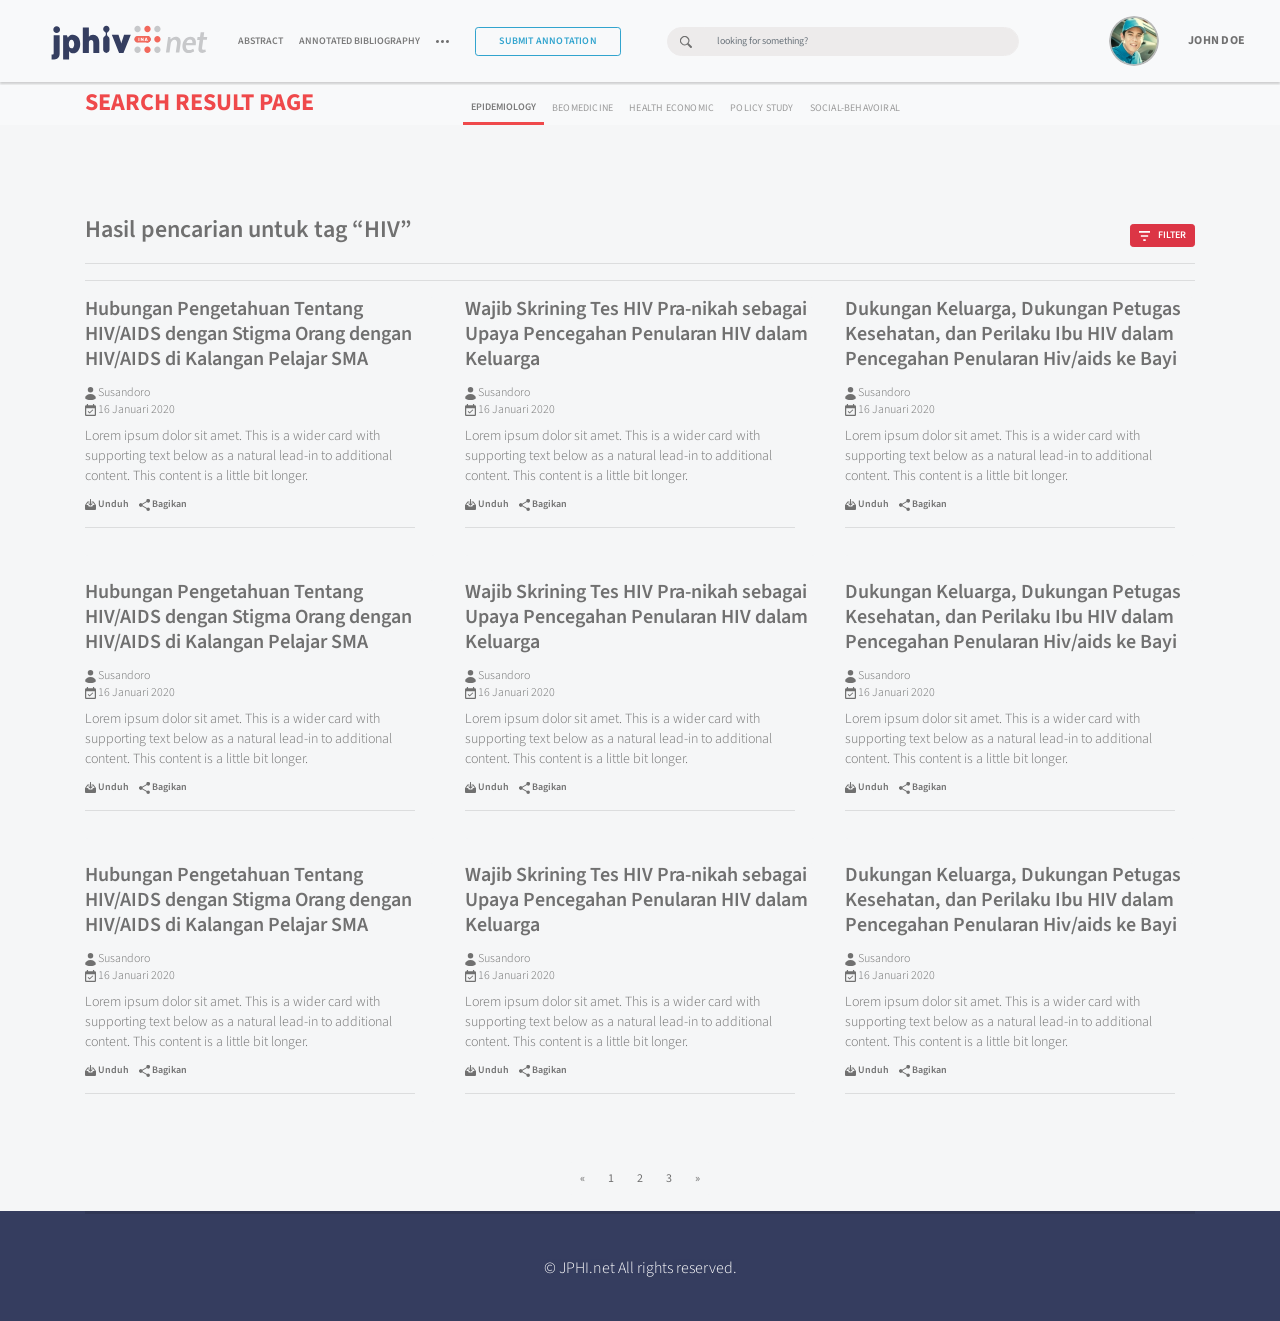
<file: search-result-tag.html>
<!doctype html>
<html lang="en">
  <head>
    <!-- Required meta tags -->
    <meta charset="utf-8">
    <meta name="viewport" content="width=device-width, initial-scale=1, shrink-to-fit=no">

    <!-- Bootstrap CSS -->
    <link rel="stylesheet" href="https://stackpath.bootstrapcdn.com/bootstrap/4.4.1/css/bootstrap.min.css" integrity="sha384-Vkoo8x4CGsO3+Hhxv8T/Q5PaXtkKtu6ug5TOeNV6gBiFeWPGFN9MuhOf23Q9Ifjh" crossorigin="anonymous">
    
    <!-- my css -->
    <link rel="stylesheet" href="css/index.css">
    <link rel="stylesheet" href="css/search-result.css">
    <link rel="stylesheet" href="css/header-footer.css">

    <!-- font source Sans pro -->
    <link href="https://fonts.googleapis.com/css?family=Source+Sans+Pro:200,200i,300,300i,400,400i,600,600i,700,700i,900,900i&display=swap" rel="stylesheet">
    <title>Search Tag Result Page</title>

  </head>

  <body>

      <!-- header 1 -->
      <nav class="navbar navbar-expand-lg navbar-light bg-light main-nav">
        <a class="navbar-brand" href="index.html">
          <img src="img/logo//JPHIV-INA_LOGO.svg" alt="" srcset="">
        </a>
        <button class="navbar-toggler" type="button" data-toggle="collapse" data-target="#navbarSupportedContent" aria-controls="navbarSupportedContent" aria-expanded="false" aria-label="Toggle navigation">
          <span class="navbar-toggler-icon"></span>
        </button>
      
        <div class="collapse navbar-collapse" id="navbarSupportedContent">
          <ul class="navbar-nav">
            <li class="nav-item active">
              <a class="nav-link" href="Abstract.html">ABSTRACT <span class="sr-only">(current)</span></a>
            </li>
            <li class="nav-item">
              <a class="nav-link" href="annotated.html">ANNOTATED BIBLIOGRAPHY </a>
            </li>
            <li class="nav-item"><div class="dropdown show dropdown-annotated">
              <a class="nav-link dropdown-toggle" role="button" id="dropdownAnnotatedLink" data-toggle="dropdown" aria-haspopup="true" aria-expanded="false" href="#"><img src="img/Group 13.png" alt="" srcset=""></a>
              <div class="dropdown-menu" aria-labelledby="dropdownAnnotatedLink">
                <a class="dropdown-item" href="overview.html">OVERVIEW</a>
                <div class="dropdown-divider"></div>
                <a class="dropdown-item" href="#">PRIVACY POLICY</a>
                <div class="dropdown-divider"></div>
                <a class="dropdown-item" href="#">TERMS OF SERVICE</a>
                <div class="dropdown-divider"></div>
                <a class="dropdown-item" href="#">FAQ</a>
                <div class="dropdown-divider"></div>
                <a class="dropdown-item" href="search-result-page.html">Search Result Page</a>
                <div class="dropdown-divider"></div>
                <a class="dropdown-item" href="search-result-tag.html">Search Tag Result Page</a>
                <div class="dropdown-divider"></div>
                <a class="dropdown-item" href="abstract-detail.html">Abstract Detail</a>
                <div class="dropdown-divider"></div>
                <a class="dropdown-item" href="annotated-detail.html">Annotated Detail</a>
              </div>
            </div>
            </li>
            <button type="button" class="btn btn-outline-secondary btn-sm">SUBMIT ANNOTATION</button>
          </ul>
          <form class="form-inline my-2 my-lg-0 " id="search-main-nav">
            <div class="input-group">
              <div class="input-group-prepend">
                <div class="input-group-text "><i><img src="img/search-icon.svg" alt=""></i></div>
              </div>
              <input type="search" class="form-control "  placeholder="looking for something?">
            </div>
          </form>
          
          <div class="dropdown show dropdown-img-profil">
            <a class="nav-link dropdown-toggle" role="button" id="dropdownAnnotatedLink" data-toggle="dropdown" aria-haspopup="true" aria-expanded="false" href="#"><img class="img-profil" src="img/img-profil.jpg" alt="" srcset=""></a>
            <div class="dropdown-menu" aria-labelledby="dropdownAnnotatedLink">
              <a class="dropdown-item" href="#">PROFILE</a>
              <div class="dropdown-divider"></div>
              <a class="dropdown-item" href="#">LOG OUT</a>
            </div>
          </div>
          <button type="button" class="btn btn-link btn-profil ">JOHN DOE</button>
        </div>
      </nav>
      <!-- end header 1 -->
    
      <!-- header 2 -->
      <nav class="navbar navbar-expand-lg navbar-light bg-light sub-nav">
        <div class="container">

          <button class="navbar-toggler" type="button" data-toggle="collapse" data-target="#navbarSupportedContent" aria-controls="navbarSupportedContent" aria-expanded="false" aria-label="Toggle navigation">
            <span class="navbar-toggler-icon"></span>
          </button>
        
          <div class="collapse navbar-collapse" id="navbarSupportedContent">
            <ul class="navbar-nav mr-auto">
              <li class="nav-item active">
                <a class="nav-link" href="#">EPIDEMIOLOGY <span class="sr-only">(current)</span></a>
              </li>
              <li class="nav-item">
                <a class="nav-link" href="#">BEOMEDICINE</a>
              </li>
              <li class="nav-item">
                <a class="nav-link" href="#">HEALTH ECONOMIC</a>
              </li>
              <li class="nav-item">
                <a class="nav-link" href="#">POLICY STUDY</a>
              </li>
              <li class="nav-item">
                <a class="nav-link" href="#">SOCIAL-BEHAVOIRAL</a>
              </li>
            </ul>
            <ul class="navbar-nav ml-auto popular-search">
              <li class="nav-item active">
                <a class="nav-link" href="#">POPULAR SEARCH <span class="sr-only">(current)</span></a>
              </li>
              <li class="nav-item">
                <a class="nav-link" href="#">Epidemiology</a>
              </li>
              <li class="nav-item">
                <a class="nav-link" href="#">Biomedicine</a>
              </li>
              <li class="nav-item">
                <a class="nav-link" href="#">Health Economic</a>
              </li>
              <li class="nav-item">
                <a class="nav-link" href="#">Policy Study</a>
              </li>
              <li class="nav-item">
                <a class="nav-link" href="#">Social-behavioral</a>
              </li>
            </ul>
          </div>
        </div>
      </nav>
  <!-- end header 2 -->


      <!-- TITLE -->
      <section class="title-searchResult">
        <div class="container">
            <div class="row">
                <div class="col-md-5">
                    <h2> SEARCH RESULT PAGE</h2>
                    <h3>Hasil pencarian untuk tag “HIV”</h3>
                </div>
            </div>
        </div>
      </section>
      <!-- END TITLE -->

      

      <!-- FILTER -->
      <section class="filter-epidemiology " >
        <div class="container ">
          <!-- FILTER COLLAPSE -->
          <div class="d-flex justify-content-end">
            <button class="btn btn-danger btn-sm d-flex justify-content-end" type="button" data-toggle="collapse" data-target="#collapseFilter" aria-expanded="false" aria-controls="collapseExample">
              <i> <img src="img/filter.svg" alt=""></i> FILTER
            </button>
          </div>
          
          <!-- END FILTER COLLAPSE -->
          <hr>
            <div class="row collapse row-cols-2"  id="collapseFilter">
              <div class="col-md">
                <form action="">
                  <div class="form-group">
                    <label for="sub-cat">sub category</label>
                    <input type="text" class="form-control form-control-sm" id="sub-cat">
                  </div>
                </form>
              </div>
              <div class="col-md">
                <form action="">
                  <div class="form-group">
                    <label for="filter1">Filter 1</label>
                    <input type="text" class="form-control form-control-sm" id="filter1">
                  </div>
                </form>
              </div>
              <div class="col-md">
                <form action="">
                  <div class="form-group">
                    <label for="filter2">Filter 2</label>
                    <input type="text" class="form-control form-control-sm" id="filter2">
                  </div>
                </form>
              </div>
              <div class="col-md">
                <form action="">
                  <div class="form-group">
                    <label for="filter3">Filter 3</label>
                    <input type="text" class="form-control form-control-sm" id="filter3">
                  </div>
                </form>
              </div>
              <div class="col-md">
                <form action="">
                  <div class="form-group">
                    <label for="filter4">Filter 4</label>
                    <input type="text" class="form-control form-control-sm" id="filter4">
                  </div>
                </form>
              </div>
            </div>
          <hr>
        </div>
      </section>
      <!-- END FILTER -->

    <!-- new entri -->
    <section>
      <div class="container new-entry">
        <!-- <div class="d-flex justify-content-between">
          <h3>New Entry</h3>
          <button type="button" class="btn btn-danger btn-sm">9 Hasil ditampilkan</button>
        </div> -->
        <!-- <hr> -->
        <div class="row row-cols-md-3">
          <!-- <div class="col-md-3">

          </div> -->
              <!-- <div class="card-deck">
              </div> -->
                  <div class="col-md-4 mb-4">
                    <div class="card h-100">
                      <div class="card-body">
                        <h5 class="card-title">Hubungan Pengetahuan Tentang HIV/AIDS dengan Stigma Orang dengan HIV/AIDS di Kalangan Pelajar SMA</h5>
                        <h6 class="autor"><i><img src="img/autor.svg" alt="" srcset=""></i> Susandoro</h6>
                        <h6 class="date"><i><img src="img/date.svg" alt=""></i> 16 Januari 2020</h6>
                        <p class="card-text">Lorem ipsum dolor sit amet. This is a wider card with supporting text below as a natural lead-in to additional content. This content is a little bit longer.</p>
                      </div>
                      <div class="card-footer">
                        <ul class="list-inline">
                          <li class="list-inline-item"><i><img src="img/download.svg" alt=""></i> Unduh</li>
                          <li class="list-inline-item"><i><img src="img/share.svg" alt=""></i> Bagikan</li>
                        </ul>
                        <hr>
                      </div>
                    </div>
                  </div>

                  <div class="col-md-4 mb-4">
                    <div class="card h-100">
                      <div class="card-body">
                        <h5 class="card-title">Wajib Skrining Tes HIV Pra-nikah sebagai Upaya Pencegahan Penularan HIV dalam Keluarga</h5>
                        <h6 class="autor"><i><img src="img/autor.svg" alt="" srcset=""></i> Susandoro</h6>
                        <h6 class="date"><i><img src="img/date.svg" alt=""></i> 16 Januari 2020</h6>
                        <p class="card-text">Lorem ipsum dolor sit amet. This is a wider card with supporting text below as a natural lead-in to additional content. This content is a little bit longer.</p>
                      </div>
                      <div class="card-footer">
                        <ul class="list-inline">
                          <li class="list-inline-item"><i><img src="img/download.svg" alt=""></i> Unduh</li>
                          <li class="list-inline-item"><i><img src="img/share.svg" alt=""></i> Bagikan</li>
                        </ul>
                        <hr>
                      </div>
                    </div>
                  </div>

                  <div class="col-md-4 mb-4">
                    <div class="card h-100">
                      <div class="card-body">
                        <h5 class="card-title">Dukungan Keluarga, Dukungan Petugas Kesehatan, dan Perilaku Ibu HIV dalam Pencegahan Penularan Hiv/aids ke Bayi</h5>
                        <h6 class="autor"><i><img src="img/autor.svg" alt="" srcset=""></i> Susandoro</h6>
                        <h6 class="date"><i><img src="img/date.svg" alt=""></i> 16 Januari 2020</h6>
                        <p class="card-text">Lorem ipsum dolor sit amet. This is a wider card with supporting text below as a natural lead-in to additional content. This content is a little bit longer.</p>
                      </div>
                      <div class="card-footer">
                        <ul class="list-inline">
                          <li class="list-inline-item"><i><img src="img/download.svg" alt=""></i> Unduh</li>
                          <li class="list-inline-item"><i><img src="img/share.svg" alt=""></i> Bagikan</li>
                        </ul>
                        <hr>
                      </div>
                    </div>
                  </div>

                  <div class="col-md-4 mb-4">
                    <div class="card h-100">
                      <div class="card-body">
                        <h5 class="card-title">Hubungan Pengetahuan Tentang HIV/AIDS dengan Stigma Orang dengan HIV/AIDS di Kalangan Pelajar SMA</h5>
                        <h6 class="autor"><i><img src="img/autor.svg" alt="" srcset=""></i> Susandoro</h6>
                        <h6 class="date"><i><img src="img/date.svg" alt=""></i> 16 Januari 2020</h6>
                        <p class="card-text">Lorem ipsum dolor sit amet. This is a wider card with supporting text below as a natural lead-in to additional content. This content is a little bit longer.</p>
                      </div>
                      <div class="card-footer">
                        <ul class="list-inline">
                          <li class="list-inline-item"><i><img src="img/download.svg" alt=""></i> Unduh</li>
                          <li class="list-inline-item"><i><img src="img/share.svg" alt=""></i> Bagikan</li>
                        </ul>
                        <hr>
                      </div>
                    </div>
                  </div>

                  <div class="col-md-4 mb-4">
                    <div class="card h-100">
                      <div class="card-body">
                        <h5 class="card-title">Wajib Skrining Tes HIV Pra-nikah sebagai Upaya Pencegahan Penularan HIV dalam Keluarga</h5>
                        <h6 class="autor"><i><img src="img/autor.svg" alt="" srcset=""></i> Susandoro</h6>
                        <h6 class="date"><i><img src="img/date.svg" alt=""></i> 16 Januari 2020</h6>
                        <p class="card-text">Lorem ipsum dolor sit amet. This is a wider card with supporting text below as a natural lead-in to additional content. This content is a little bit longer.</p>
                      </div>
                      <div class="card-footer">
                        <ul class="list-inline">
                          <li class="list-inline-item"><i><img src="img/download.svg" alt=""></i> Unduh</li>
                          <li class="list-inline-item"><i><img src="img/share.svg" alt=""></i> Bagikan</li>
                        </ul>
                        <hr>
                      </div>
                    </div>
                  </div>

                  <div class="col-md-4 mb-4">
                    <div class="card h-100">
                      <div class="card-body">
                        <h5 class="card-title">Dukungan Keluarga, Dukungan Petugas Kesehatan, dan Perilaku Ibu HIV dalam Pencegahan Penularan Hiv/aids ke Bayi</h5>
                        <h6 class="autor"><i><img src="img/autor.svg" alt="" srcset=""></i> Susandoro</h6>
                        <h6 class="date"><i><img src="img/date.svg" alt=""></i> 16 Januari 2020</h6>
                        <p class="card-text">Lorem ipsum dolor sit amet. This is a wider card with supporting text below as a natural lead-in to additional content. This content is a little bit longer.</p>
                      </div>
                      <div class="card-footer">
                        <ul class="list-inline">
                          <li class="list-inline-item"><i><img src="img/download.svg" alt=""></i> Unduh</li>
                          <li class="list-inline-item"><i><img src="img/share.svg" alt=""></i> Bagikan</li>
                        </ul>
                        <hr>
                      </div>
                    </div>
                  </div>

                  <div class="col-md-4 mb-4">
                    <div class="card h-100">
                      <div class="card-body">
                        <h5 class="card-title">Hubungan Pengetahuan Tentang HIV/AIDS dengan Stigma Orang dengan HIV/AIDS di Kalangan Pelajar SMA</h5>
                        <h6 class="autor"><i><img src="img/autor.svg" alt="" srcset=""></i> Susandoro</h6>
                        <h6 class="date"><i><img src="img/date.svg" alt=""></i> 16 Januari 2020</h6>
                        <p class="card-text">Lorem ipsum dolor sit amet. This is a wider card with supporting text below as a natural lead-in to additional content. This content is a little bit longer.</p>
                      </div>
                      <div class="card-footer">
                        <ul class="list-inline">
                          <li class="list-inline-item"><i><img src="img/download.svg" alt=""></i> Unduh</li>
                          <li class="list-inline-item"><i><img src="img/share.svg" alt=""></i> Bagikan</li>
                        </ul>
                        <hr>
                      </div>
                    </div>
                  </div>

                  <div class="col-md-4 mb-4">
                    <div class="card h-100">
                      <div class="card-body">
                        <h5 class="card-title">Wajib Skrining Tes HIV Pra-nikah sebagai Upaya Pencegahan Penularan HIV dalam Keluarga</h5>
                        <h6 class="autor"><i><img src="img/autor.svg" alt="" srcset=""></i> Susandoro</h6>
                        <h6 class="date"><i><img src="img/date.svg" alt=""></i> 16 Januari 2020</h6>
                        <p class="card-text">Lorem ipsum dolor sit amet. This is a wider card with supporting text below as a natural lead-in to additional content. This content is a little bit longer.</p>
                      </div>
                      <div class="card-footer">
                        <ul class="list-inline">
                          <li class="list-inline-item"><i><img src="img/download.svg" alt=""></i> Unduh</li>
                          <li class="list-inline-item"><i><img src="img/share.svg" alt=""></i> Bagikan</li>
                        </ul>
                        <hr>
                      </div>
                    </div>
                  </div>

                  <div class="col-md-4 mb-4">
                    <div class="card h-100">
                      <div class="card-body">
                        <h5 class="card-title">Dukungan Keluarga, Dukungan Petugas Kesehatan, dan Perilaku Ibu HIV dalam Pencegahan Penularan Hiv/aids ke Bayi</h5>
                        <h6 class="autor"><i><img src="img/autor.svg" alt="" srcset=""></i> Susandoro</h6>
                        <h6 class="date"><i><img src="img/date.svg" alt=""></i> 16 Januari 2020</h6>
                        <p class="card-text">Lorem ipsum dolor sit amet. This is a wider card with supporting text below as a natural lead-in to additional content. This content is a little bit longer.</p>
                      </div>
                      <div class="card-footer">
                        <ul class="list-inline">
                          <li class="list-inline-item"><i><img src="img/download.svg" alt=""></i> Unduh</li>
                          <li class="list-inline-item"><i><img src="img/share.svg" alt=""></i> Bagikan</li>
                        </ul>
                        <hr>
                      </div>
                    </div>
                  </div>

                  
        </div>
      </div>
    </section>
    <!-- end new entry -->


          <!-- pagination -->
    <section class="pagination mt-3">
      <div class="container">
       <div class="row justify-content-md-center">
          <div class="col-md-auto ">
            <nav aria-label="Page navigation example">
              <ul class="pagination">
                <li class="page-item">
                  <a class="page-link" href="#" aria-label="Previous">
                    <span aria-hidden="true">&laquo;</span>
                    <span class="sr-only">Previous</span>
                  </a>
                </li>
                <li class="page-item"><a class="page-link" href="#">1</a></li>
                <li class="page-item"><a class="page-link" href="#">2</a></li>
                <li class="page-item"><a class="page-link" href="#">3</a></li>
                <li class="page-item">
                  <a class="page-link" href="#" aria-label="Next">
                    <span aria-hidden="true">&raquo;</span>
                    <span class="sr-only">Next</span>
                  </a>
                </li>
              </ul>
            </nav>
          </div>
        </div>
      </div>   
    </section>
    <!-- end pagination -->

  <!-- footer -->
  <footer>
    <div class="container">
      <hr>
      <div class="row justify-content-md-center ">
        <div class="col-md-auto align-items-center">
          <h3>© JPHI.net All rights reserved.</h3>
        </div>
      </div>
    </div>
  </footer>
<!-- end footer -->


      <script src="https://code.jquery.com/jquery-3.4.1.slim.min.js" integrity="sha384-J6qa4849blE2+poT4WnyKhv5vZF5SrPo0iEjwBvKU7imGFAV0wwj1yYfoRSJoZ+n" crossorigin="anonymous"></script>
      <script src="https://cdn.jsdelivr.net/npm/popper.js@1.16.0/dist/umd/popper.min.js" integrity="sha384-Q6E9RHvbIyZFJoft+2mJbHaEWldlvI9IOYy5n3zV9zzTtmI3UksdQRVvoxMfooAo" crossorigin="anonymous"></script>
      <script src="https://stackpath.bootstrapcdn.com/bootstrap/4.4.1/js/bootstrap.min.js" integrity="sha384-wfSDF2E50Y2D1uUdj0O3uMBJnjuUD4Ih7YwaYd1iqfktj0Uod8GCExl3Og8ifwB6" crossorigin="anonymous"></script>
  </body>
</file>
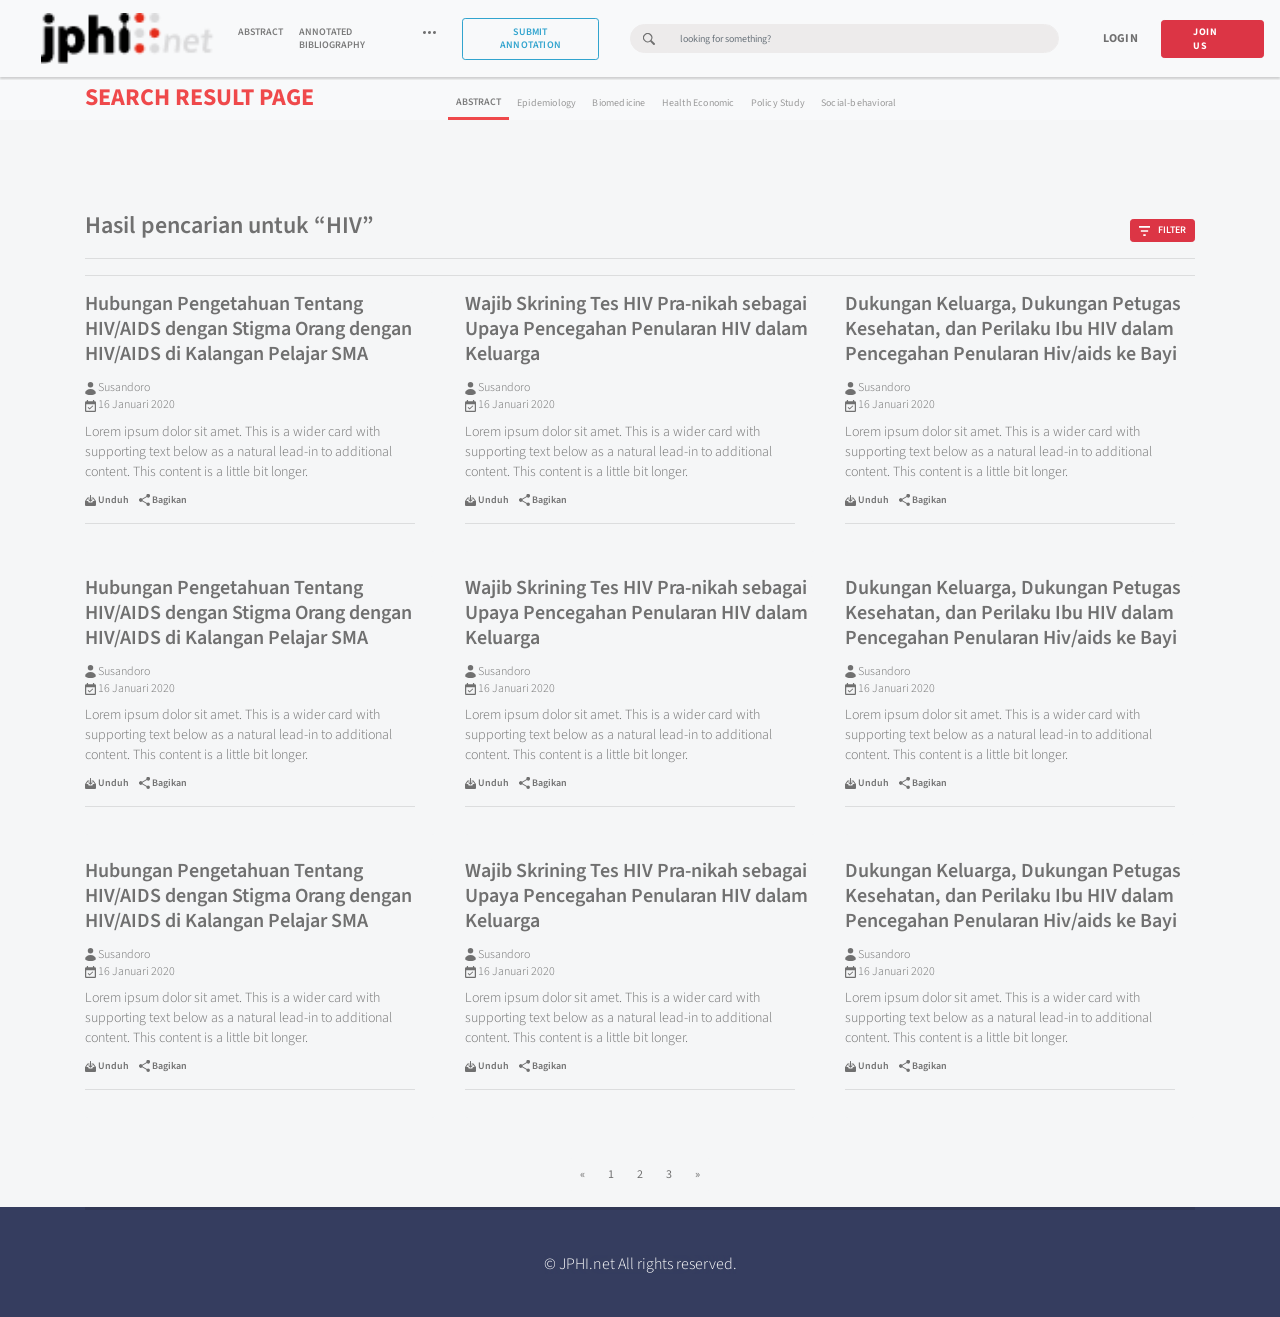
<file: search-result.html>
<!doctype html>
<html lang="en">
  <head>
    <!-- Required meta tags -->
    <meta charset="utf-8">
    <meta name="viewport" content="width=device-width, initial-scale=1, shrink-to-fit=no">

    <!-- Bootstrap CSS -->
    <link rel="stylesheet" href="https://stackpath.bootstrapcdn.com/bootstrap/4.4.1/css/bootstrap.min.css" integrity="sha384-Vkoo8x4CGsO3+Hhxv8T/Q5PaXtkKtu6ug5TOeNV6gBiFeWPGFN9MuhOf23Q9Ifjh" crossorigin="anonymous">
    
    <!-- my css -->
    <link rel="stylesheet" href="css/index.css">
    <link rel="stylesheet" href="css/search-result.css">
    <link rel="stylesheet" href="css/header-footer.css">

    <!-- font source Sans pro -->
    <link href="https://fonts.googleapis.com/css?family=Source+Sans+Pro:200,200i,300,300i,400,400i,600,600i,700,700i,900,900i&display=swap" rel="stylesheet">
    <title>JPHI</title>

  </head>

  <body>

      <!-- header 1 -->
      <nav class="navbar navbar-expand-lg navbar-light bg-light main-nav">
        <a class="navbar-brand" href="index.html">
          <img src="img/logo/Group 12.png" alt="" srcset="">
        </a>
        <button class="navbar-toggler" type="button" data-toggle="collapse" data-target="#navbarSupportedContent" aria-controls="navbarSupportedContent" aria-expanded="false" aria-label="Toggle navigation">
          <span class="navbar-toggler-icon"></span>
        </button>
      
        <div class="collapse navbar-collapse" id="navbarSupportedContent">
          <ul class="navbar-nav mr-auto">
            <li class="nav-item active">
              <a class="nav-link" href="#">ABSTRACT <span class="sr-only">(current)</span></a>
            </li>
            <li class="nav-item">
              <a class="nav-link" href="#">ANNOTATED BIBLIOGRAPHY </a>
            </li>
            <li class="nav-item">
              <a class="nav-link" href="#"><img src="img/Group 13.png" alt="" srcset=""></a>
            </li>
            <button type="button" class="btn btn-outline-secondary btn-sm">SUBMIT ANNOTATION</button>
          </ul>
          <form class="form-inline my-2 my-lg-0 w-50 ">
            <div class="input-group">
              <div class="input-group-prepend">
                <div class="input-group-text "><i><img src="img/search-icon.svg" alt=""></i></div>
              </div>
              <input type="search" class="form-control "  placeholder="looking for something?">
            </div>
          </form>
          <button type="button" class="btn btn-link ">LOGIN</button>
          <button type="button" class="btn btn-danger btn-sm btn-join-us">JOIN US</button>
        </div>
      </nav>
      <!-- end header 1 -->
    
        <!-- header 2 -->
        <nav class="navbar navbar-expand-lg navbar-light bg-light sub-nav">
          <button class="navbar-toggler" type="button" data-toggle="collapse" data-target="#navbarSupportedContent" aria-controls="navbarSupportedContent" aria-expanded="false" aria-label="Toggle navigation">
            <span class="navbar-toggler-icon"></span>
          </button>
        
          <div class="collapse navbar-collapse" id="navbarSupportedContent">
            <ul class="navbar-nav mr-auto">
              <li class="nav-item active">
                <a class="nav-link" href="#">ABSTRACT <span class="sr-only">(current)</span></a>
              </li>
              <li class="nav-item">
                <a class="nav-link" href="#">Epidemiology</a>
              </li>
              <li class="nav-item">
                <a class="nav-link" href="#">Biomedicine</a>
              </li>
              <li class="nav-item">
                <a class="nav-link" href="#">Health Economic</a>
              </li>
              <li class="nav-item">
                <a class="nav-link" href="#">Policy Study</a>
              </li>
              <li class="nav-item">
                <a class="nav-link" href="#">Social-behavioral</a>
              </li>
             
            </ul>
            <ul class="navbar-nav ml-auto popular-search">
              <li class="nav-item active">
                <a class="nav-link" href="#">POPULAR SEARCH <span class="sr-only">(current)</span></a>
              </li>
              <li class="nav-item">
                <a class="nav-link" href="#">Epidemiology</a>
              </li>
              <li class="nav-item">
                <a class="nav-link" href="#">Biomedicine</a>
              </li>
              <li class="nav-item">
                <a class="nav-link" href="#">Health Economic</a>
              </li>
              <li class="nav-item">
                <a class="nav-link" href="#">Policy Study</a>
              </li>
              <li class="nav-item">
                <a class="nav-link" href="#">Social-behavioral</a>
              </li>
            </ul>
          </div>
        </nav>
        <!-- end header 2 -->


      <!-- TITLE -->
      <section class="title-searchResult">
        <div class="container">
            <div class="row">
                <div class="col-md-4">
                    <h2> SEARCH RESULT PAGE</h2>
                    <h3>Hasil pencarian untuk “HIV”</h3>
                </div>
            </div>
        </div>
      </section>
      <!-- END TITLE -->

      

      <!-- FILTER -->
      <section class="filter-epidemiology " >
        <div class="container ">
          <!-- FILTER COLLAPSE -->
          <div class="d-flex justify-content-end">
            <button class="btn btn-danger btn-sm d-flex justify-content-end" type="button" data-toggle="collapse" data-target="#collapseFilter" aria-expanded="false" aria-controls="collapseExample">
              <i> <img src="img/filter.svg" alt=""></i> FILTER
            </button>
          </div>
          
          <!-- END FILTER COLLAPSE -->
          <hr>
            <div class="row collapse"  id="collapseFilter">
              <div class="col-md">
                <form action="">
                  <div class="form-group">
                    <label for="sub-cat">sub category</label>
                    <input type="text" class="form-control form-control-sm" id="sub-cat">
                  </div>
                </form>
              </div>
              <div class="col-md">
                <form action="">
                  <div class="form-group">
                    <label for="filter1">Filter 1</label>
                    <input type="text" class="form-control form-control-sm" id="filter1">
                  </div>
                </form>
              </div>
              <div class="col-md">
                <form action="">
                  <div class="form-group">
                    <label for="filter2">Filter 2</label>
                    <input type="text" class="form-control form-control-sm" id="filter2">
                  </div>
                </form>
              </div>
              <div class="col-md">
                <form action="">
                  <div class="form-group">
                    <label for="filter3">Filter 3</label>
                    <input type="text" class="form-control form-control-sm" id="filter3">
                  </div>
                </form>
              </div>
              <div class="col-md">
                <form action="">
                  <div class="form-group">
                    <label for="filter4">Filter 4</label>
                    <input type="text" class="form-control form-control-sm" id="filter4">
                  </div>
                </form>
              </div>
            </div>
          <hr>
        </div>
      </section>
      <!-- END FILTER -->

    <!-- new entri -->
    <section>
      <div class="container new-entry">
        <!-- <div class="d-flex justify-content-between">
          <h3>New Entry</h3>
          <button type="button" class="btn btn-danger btn-sm">9 Hasil ditampilkan</button>
        </div> -->
        <!-- <hr> -->
        <div class="row row-cols-md-3">
          <!-- <div class="col-md-3">

          </div> -->
              <!-- <div class="card-deck">
              </div> -->
                  <div class="col-md-4 mb-4">
                    <div class="card h-100">
                      <div class="card-body">
                        <h5 class="card-title">Hubungan Pengetahuan Tentang HIV/AIDS dengan Stigma Orang dengan HIV/AIDS di Kalangan Pelajar SMA</h5>
                        <h6 class="autor"><i><img src="img/autor.svg" alt="" srcset=""></i> Susandoro</h6>
                        <h6 class="date"><i><img src="img/date.svg" alt=""></i> 16 Januari 2020</h6>
                        <p class="card-text">Lorem ipsum dolor sit amet. This is a wider card with supporting text below as a natural lead-in to additional content. This content is a little bit longer.</p>
                      </div>
                      <div class="card-footer">
                        <ul class="list-inline">
                          <li class="list-inline-item"><i><img src="img/download.svg" alt=""></i> Unduh</li>
                          <li class="list-inline-item"><i><img src="img/share.svg" alt=""></i> Bagikan</li>
                        </ul>
                        <hr>
                      </div>
                    </div>
                  </div>

                  <div class="col-md-4 mb-4">
                    <div class="card h-100">
                      <div class="card-body">
                        <h5 class="card-title">Wajib Skrining Tes HIV Pra-nikah sebagai Upaya Pencegahan Penularan HIV dalam Keluarga</h5>
                        <h6 class="autor"><i><img src="img/autor.svg" alt="" srcset=""></i> Susandoro</h6>
                        <h6 class="date"><i><img src="img/date.svg" alt=""></i> 16 Januari 2020</h6>
                        <p class="card-text">Lorem ipsum dolor sit amet. This is a wider card with supporting text below as a natural lead-in to additional content. This content is a little bit longer.</p>
                      </div>
                      <div class="card-footer">
                        <ul class="list-inline">
                          <li class="list-inline-item"><i><img src="img/download.svg" alt=""></i> Unduh</li>
                          <li class="list-inline-item"><i><img src="img/share.svg" alt=""></i> Bagikan</li>
                        </ul>
                        <hr>
                      </div>
                    </div>
                  </div>

                  <div class="col-md-4 mb-4">
                    <div class="card h-100">
                      <div class="card-body">
                        <h5 class="card-title">Dukungan Keluarga, Dukungan Petugas Kesehatan, dan Perilaku Ibu HIV dalam Pencegahan Penularan Hiv/aids ke Bayi</h5>
                        <h6 class="autor"><i><img src="img/autor.svg" alt="" srcset=""></i> Susandoro</h6>
                        <h6 class="date"><i><img src="img/date.svg" alt=""></i> 16 Januari 2020</h6>
                        <p class="card-text">Lorem ipsum dolor sit amet. This is a wider card with supporting text below as a natural lead-in to additional content. This content is a little bit longer.</p>
                      </div>
                      <div class="card-footer">
                        <ul class="list-inline">
                          <li class="list-inline-item"><i><img src="img/download.svg" alt=""></i> Unduh</li>
                          <li class="list-inline-item"><i><img src="img/share.svg" alt=""></i> Bagikan</li>
                        </ul>
                        <hr>
                      </div>
                    </div>
                  </div>

                  <div class="col-md-4 mb-4">
                    <div class="card h-100">
                      <div class="card-body">
                        <h5 class="card-title">Hubungan Pengetahuan Tentang HIV/AIDS dengan Stigma Orang dengan HIV/AIDS di Kalangan Pelajar SMA</h5>
                        <h6 class="autor"><i><img src="img/autor.svg" alt="" srcset=""></i> Susandoro</h6>
                        <h6 class="date"><i><img src="img/date.svg" alt=""></i> 16 Januari 2020</h6>
                        <p class="card-text">Lorem ipsum dolor sit amet. This is a wider card with supporting text below as a natural lead-in to additional content. This content is a little bit longer.</p>
                      </div>
                      <div class="card-footer">
                        <ul class="list-inline">
                          <li class="list-inline-item"><i><img src="img/download.svg" alt=""></i> Unduh</li>
                          <li class="list-inline-item"><i><img src="img/share.svg" alt=""></i> Bagikan</li>
                        </ul>
                        <hr>
                      </div>
                    </div>
                  </div>

                  <div class="col-md-4 mb-4">
                    <div class="card h-100">
                      <div class="card-body">
                        <h5 class="card-title">Wajib Skrining Tes HIV Pra-nikah sebagai Upaya Pencegahan Penularan HIV dalam Keluarga</h5>
                        <h6 class="autor"><i><img src="img/autor.svg" alt="" srcset=""></i> Susandoro</h6>
                        <h6 class="date"><i><img src="img/date.svg" alt=""></i> 16 Januari 2020</h6>
                        <p class="card-text">Lorem ipsum dolor sit amet. This is a wider card with supporting text below as a natural lead-in to additional content. This content is a little bit longer.</p>
                      </div>
                      <div class="card-footer">
                        <ul class="list-inline">
                          <li class="list-inline-item"><i><img src="img/download.svg" alt=""></i> Unduh</li>
                          <li class="list-inline-item"><i><img src="img/share.svg" alt=""></i> Bagikan</li>
                        </ul>
                        <hr>
                      </div>
                    </div>
                  </div>

                  <div class="col-md-4 mb-4">
                    <div class="card h-100">
                      <div class="card-body">
                        <h5 class="card-title">Dukungan Keluarga, Dukungan Petugas Kesehatan, dan Perilaku Ibu HIV dalam Pencegahan Penularan Hiv/aids ke Bayi</h5>
                        <h6 class="autor"><i><img src="img/autor.svg" alt="" srcset=""></i> Susandoro</h6>
                        <h6 class="date"><i><img src="img/date.svg" alt=""></i> 16 Januari 2020</h6>
                        <p class="card-text">Lorem ipsum dolor sit amet. This is a wider card with supporting text below as a natural lead-in to additional content. This content is a little bit longer.</p>
                      </div>
                      <div class="card-footer">
                        <ul class="list-inline">
                          <li class="list-inline-item"><i><img src="img/download.svg" alt=""></i> Unduh</li>
                          <li class="list-inline-item"><i><img src="img/share.svg" alt=""></i> Bagikan</li>
                        </ul>
                        <hr>
                      </div>
                    </div>
                  </div>

                  <div class="col-md-4 mb-4">
                    <div class="card h-100">
                      <div class="card-body">
                        <h5 class="card-title">Hubungan Pengetahuan Tentang HIV/AIDS dengan Stigma Orang dengan HIV/AIDS di Kalangan Pelajar SMA</h5>
                        <h6 class="autor"><i><img src="img/autor.svg" alt="" srcset=""></i> Susandoro</h6>
                        <h6 class="date"><i><img src="img/date.svg" alt=""></i> 16 Januari 2020</h6>
                        <p class="card-text">Lorem ipsum dolor sit amet. This is a wider card with supporting text below as a natural lead-in to additional content. This content is a little bit longer.</p>
                      </div>
                      <div class="card-footer">
                        <ul class="list-inline">
                          <li class="list-inline-item"><i><img src="img/download.svg" alt=""></i> Unduh</li>
                          <li class="list-inline-item"><i><img src="img/share.svg" alt=""></i> Bagikan</li>
                        </ul>
                        <hr>
                      </div>
                    </div>
                  </div>

                  <div class="col-md-4 mb-4">
                    <div class="card h-100">
                      <div class="card-body">
                        <h5 class="card-title">Wajib Skrining Tes HIV Pra-nikah sebagai Upaya Pencegahan Penularan HIV dalam Keluarga</h5>
                        <h6 class="autor"><i><img src="img/autor.svg" alt="" srcset=""></i> Susandoro</h6>
                        <h6 class="date"><i><img src="img/date.svg" alt=""></i> 16 Januari 2020</h6>
                        <p class="card-text">Lorem ipsum dolor sit amet. This is a wider card with supporting text below as a natural lead-in to additional content. This content is a little bit longer.</p>
                      </div>
                      <div class="card-footer">
                        <ul class="list-inline">
                          <li class="list-inline-item"><i><img src="img/download.svg" alt=""></i> Unduh</li>
                          <li class="list-inline-item"><i><img src="img/share.svg" alt=""></i> Bagikan</li>
                        </ul>
                        <hr>
                      </div>
                    </div>
                  </div>

                  <div class="col-md-4 mb-4">
                    <div class="card h-100">
                      <div class="card-body">
                        <h5 class="card-title">Dukungan Keluarga, Dukungan Petugas Kesehatan, dan Perilaku Ibu HIV dalam Pencegahan Penularan Hiv/aids ke Bayi</h5>
                        <h6 class="autor"><i><img src="img/autor.svg" alt="" srcset=""></i> Susandoro</h6>
                        <h6 class="date"><i><img src="img/date.svg" alt=""></i> 16 Januari 2020</h6>
                        <p class="card-text">Lorem ipsum dolor sit amet. This is a wider card with supporting text below as a natural lead-in to additional content. This content is a little bit longer.</p>
                      </div>
                      <div class="card-footer">
                        <ul class="list-inline">
                          <li class="list-inline-item"><i><img src="img/download.svg" alt=""></i> Unduh</li>
                          <li class="list-inline-item"><i><img src="img/share.svg" alt=""></i> Bagikan</li>
                        </ul>
                        <hr>
                      </div>
                    </div>
                  </div>

                  
        </div>
      </div>
    </section>
    <!-- end new entry -->


          <!-- pagination -->
    <section class="pagination mt-3">
      <div class="container">
       <div class="row justify-content-md-center">
          <div class="col-md-auto ">
            <nav aria-label="Page navigation example">
              <ul class="pagination">
                <li class="page-item">
                  <a class="page-link" href="#" aria-label="Previous">
                    <span aria-hidden="true">&laquo;</span>
                    <span class="sr-only">Previous</span>
                  </a>
                </li>
                <li class="page-item"><a class="page-link" href="#">1</a></li>
                <li class="page-item"><a class="page-link" href="#">2</a></li>
                <li class="page-item"><a class="page-link" href="#">3</a></li>
                <li class="page-item">
                  <a class="page-link" href="#" aria-label="Next">
                    <span aria-hidden="true">&raquo;</span>
                    <span class="sr-only">Next</span>
                  </a>
                </li>
              </ul>
            </nav>
          </div>
        </div>
      </div>   
    </section>
    <!-- end pagination -->

  <!-- footer -->
  <footer>
    <div class="container">
      <hr>
      <div class="row justify-content-md-center ">
        <div class="col-md-auto align-items-center">
          <h3>© JPHI.net All rights reserved.</h3>
        </div>
      </div>
    </div>
  </footer>
<!-- end footer -->


      <script src="https://code.jquery.com/jquery-3.4.1.slim.min.js" integrity="sha384-J6qa4849blE2+poT4WnyKhv5vZF5SrPo0iEjwBvKU7imGFAV0wwj1yYfoRSJoZ+n" crossorigin="anonymous"></script>
      <script src="https://cdn.jsdelivr.net/npm/popper.js@1.16.0/dist/umd/popper.min.js" integrity="sha384-Q6E9RHvbIyZFJoft+2mJbHaEWldlvI9IOYy5n3zV9zzTtmI3UksdQRVvoxMfooAo" crossorigin="anonymous"></script>
      <script src="https://stackpath.bootstrapcdn.com/bootstrap/4.4.1/js/bootstrap.min.js" integrity="sha384-wfSDF2E50Y2D1uUdj0O3uMBJnjuUD4Ih7YwaYd1iqfktj0Uod8GCExl3Og8ifwB6" crossorigin="anonymous"></script>
  </body>
</file>
<file: css/index.css>
body{
    font-family: 'Source Sans Pro'; 
    background-color: #F5F6F7 !important;
}

.main-nav .form-inline{
    width: 30%;
    margin-right: 0 !important;
}

.main-nav .btn-join-us{
    padding-left: 3%;
    padding-right: 3%;
    margin-left: 1%;
}

.sub-nav{
    padding-left: 3% !important;
}

#homepage{
    background-color: #F5F6F7 !important;
}


/* LANDING */
.jumbotron{
    background-image: url(/img/landing-index.png);
    height: 528px;
}

.landing .container-fluid{
    padding-left: 0;
    padding-right: 0;
}

.landing .media-body h5{
    font-family: 'Source Sans Pro';
    font-size: 12px;
    font-weight: 600;
    font-stretch: normal;
    font-style: normal;
    line-height: 1.42;
    letter-spacing: normal;
    text-align: left;
    color: #68b4d0;
}

.landing .media-body h1{
    font-family: 'Source Sans Pro';
    font-size: 64px;
    font-weight: 300;
    line-height: 1.44;
    text-align: left;
    color: #ffffff !important;
} 

.landing .media-body h6{
    font-family: 'Source Sans Pro';
    font-size: 10px;
    font-weight: 600;
    line-height: 1.3;
    text-align: right;
    color: #ffffff !important ;
}

.landing .landing-title{
    font-family: 'Source Sans Pro';
    font-size: 12px;
    line-height: 1.33;
    text-align: left;
    color: #ffffff !important;
}

.landing .title{
    margin-top: 84px;
}

.landing .media h1 {
    margin-bottom: 0;
}

.landing .media h5 {
    margin-bottom: 0;
}


.landing input{
    font-family: 'Source Sans Pro';
    font-size: 16px;
    line-height: 1.38;
    color: #7b7b7b !important;
}

.landing .read-more h6{
    font-family: 'Source Sans Pro';
    margin-top: 90px;
    font-size: 10px;
    font-weight: 600;
    line-height: 1.3;
    color: #edebeb !important;
    margin-bottom: auto;
}

.landing .read-more h6 span{
    font-family: 'Source Sans Pro';
    font-size: 10px;
    font-weight: normal;
    line-height: 1.3;
    color: #edebeb !important;
}

.landing .jumbotron-fluid{
    border-bottom: 5px solid #fc695a;
}
/* 
.landing .co-md-2{
    padding-left: 0 !important;
    padding-right: 0 !important;
} */

.main-search .lap-pen button{
    margin-bottom: 10px;
    border-top-right-radius: 20px;
    border-bottom-right-radius: 20px;
    border-top-left-radius:20px ;
    border-bottom-left-radius: 20px;
    background-color: #dc3545;
}

.main-search{
    margin-top: 35px;
}

 .main-search .input-group-text{
    background-color: #ffffff;
    border-top-left-radius:20px ;
    border-bottom-left-radius: 20px;
    border-color: #ffffff;
}

.main-search .form-control{
    border-top-right-radius: 20px;
    border-bottom-right-radius: 20px;
    border-color: #ffffff;
}
/* END LANDING */

/* NEW ENTRY */
.new-entry h3{
    font-family: 'Source Sans Pro';
    font-size: 24px;
    font-weight: bold;
    line-height: 1.46;
    text-align: left;
    color: #32a4ce !important;
}

.new-entry img{
    width: 11px;
}

.new-entry button{
    height: 24px;
    font-family: 'Source Sans Pro';
    font-size: 10px;
    line-height: 1.6;
    text-align: left;
    color: #ffffff !important;
    border-radius: 20px;
}

.new-entry .card-title{
    font-family: 'Source Sans Pro';
    font-size: 20px;
    font-weight: 600;
    line-height: 1.25;
    color: #707070 !important;
    margin-bottom: 12px;
}

.new-entry a:hover{
    font-family: 'Source Sans Pro';
    font-size: 20px;
    font-weight: 600;
    line-height: 1.25;
    color: #fc695a !important;
}

.new-entry a{
    font-family: 'Source Sans Pro';
    font-size: 20px;
    font-weight: 600;
    line-height: 1.25;
    color: #707070 !important;
    margin-bottom: 12px;
}

.new-entry .card-footer a:hover{
    font-family: 'Source Sans Pro';
    font-size: 13px;
    font-weight: 600;
    font-stretch: normal;
    font-style: normal;
    line-height: 1.38;
    letter-spacing: normal;
    text-align: left;
    color: #ef494b;
}

.new-entry .card-footer a{
    font-family: 'Source Sans Pro';
    font-size: 13px;
    font-weight: 600;
    font-stretch: normal;
    font-style: normal;
    line-height: 1.38;
    letter-spacing: normal;
    text-align: left;
    color: #ef494b;
    
}

/* .new-entry ul img{
    padding-right: 0.6%;
} */

.new-entry ul a{
    padding-left: 6.4px
}

.new-entry .autor{
    margin-bottom: 0;
}

.new-entry .autor ,.new-entry .date{
    font-family: 'Source Sans Pro';
    font-size: 12px;
    font-weight: 300;
    line-height: 1.42;
    text-align: left;
    color: #707070 !important;
}

.new-entry p{
    font-family: 'Source Sans Pro';
    font-size: 14px;
    font-weight: 300;
    line-height: 1.43;
    color: #707070 !important;
}

.new-entry .list-inline{
    font-family: 'Source Sans Pro';
    font-size: 10px;
    font-weight: 600;
    line-height: 1.3;
    color: #707070 !important;
}

.new-entry .card-body{
    padding: 0;

}

.new-entry .card{
    border: 0;
}

.new-entry .card-footer{
    background-color: #F5F6F7;
    border: 0;
    padding-left: 0;
}

.new-entry .card{
    background-color: #F5F6F7;
}

/* END NEW ENTRY */

/* PAGINATIO */
.pagination .page-link{
    border: 0;
    font-size: 12px;
    line-height: 1.42;
    color: #707070 !important;
}
/* END PAGINATIO */

/* FOOTER */
footer hr{
    width: 100%;
    border-top-width: 3px;
    margin-bottom: 0;
    margin-top: 0;
    padding-bottom: 0;
    padding-top: 0;
}
/* END FOOTER */

/* breakpoint mobile responsive */

@media (max-width:576px){

    
    .landing .media-body h5{
        font-size: 12px;
        font-weight: 600;
        font-stretch: normal;
        font-style: normal;
        line-height: 1.33;
        letter-spacing: normal;
        text-align: left;
        color: #68b4d0;
    }
    
    .landing .media-body h1{
        font-size: 40px;
        font-weight: normal;
        font-stretch: normal;
        font-style: normal;
        line-height: 1.33;
        letter-spacing: normal;
        text-align: left;
        color: #ffffff;
    }
    
    .landing-title {
        font-size: 12px;
        font-weight: normal;
        font-stretch: normal;
        font-style: normal;
        line-height: 1.5;
        letter-spacing: normal;
        text-align: left;
        color: #ffffff;
        margin-top: 23px;
    }
    
    .jumbotron{
        background-image: url(/img/landing-index.png);
        height: 700px;
    }
    
    .d-flex h6{
        text-align: center;
        width: 100%;
        font-size: 12px;
        font-weight: normal;
        font-stretch: normal;
        font-style: normal;
        line-height: 1.33;
        letter-spacing: normal;
        color: #edebeb;
    }
    
    .d-flex h6 span{
        font-weight: 600;
    }
    
    .new-entry button{
        display: none;
    }
    
    .new-entry h3{
        font-size: 32px;
        font-weight: bold;
        font-stretch: normal;
        font-style: normal;
        line-height: 1.34;
        letter-spacing: normal;
        text-align: left;
        color: #32a4ce;
    }
    
    .new-entry a{
        font-size: 24px;
        font-weight: 600;
        font-stretch: normal;
        font-style: normal;
        line-height: 1.33;
        letter-spacing: normal;
        text-align: left;
        color: #111c4a;
    }

    .read-more .align-items-end{
        width: 100%;
    }
}
</file>
<file: css/header-footer.css>
body{
    background-color: #F5F6F7;
}

.main-nav {
    box-shadow: 0 2px 2px 0 rgba(0, 0, 0, 0.16) !important;
    margin-bottom: 3px;
}

.main-nav .navbar-brand {
    padding-left: 2%;
}

.main-nav .navbar-brand img{
    width: 173.5px;
}

.main-nav ul {
    margin-right: 1.5%;
}

.main-nav .form-inline{
    width: 40%;
    padding-left: 3%;
    padding-right: 3%;
}

#search-main-nav{
    margin-right: 4.2% !important;
    width: 40%; 
}

.main-nav img{
    margin-right: 1.5%;
}

.dropdown-toggle::after {
    display: none;
}

.main-nav .dropdown-annotated .dropdown-menu{
    /* opacity: 0.95; */
    box-shadow: 3px 3px 4px 0 rgba(0, 0, 0, 0.17);
    background-color: #353d5f;
}

.main-nav .dropdown-img-profil .dropdown-menu{
    opacity: 0.75;
    box-shadow: 3px 3px 4px 0 rgba(0, 0, 0, 0.12);
    background-color: #fafafa;
}

.main-nav .dropdown-annotated .dropdown-item{
    font-family: 'Source Sans Pro';
    font-size: 12px;
    font-weight: normal;
    font-stretch: normal;
    font-style: normal;
    line-height: 1.42;
    letter-spacing: 0.36px;
    text-align: left;
    color: #ffffff;
}

.main-nav .dropdown-img-profil .dropdown-item{
    font-family: 'Source Sans Pro';
    font-size: 12px;
    font-weight: normal;
    font-stretch: normal;
    font-style: normal;
    line-height: 1.42;
    letter-spacing: 0.36px;
    text-align: left;
    color: #353d5f;
}

.main-nav .dropdown-annotated .dropdown-divider{
    margin-left: 15%;
    margin-right: 15%;
}

.main-nav .dropdown-img-profil .dropdown-divider{
    margin-left: 15%;
    margin-right: 15%;
}

.main-nav .dropdown-annotated .dropdown-item:hover{
    color: black;
}


.sub-nav {
    box-shadow: none;
}

/* ################### HEADER ################# */
.sub-nav .navbar-nav .active>.nav-link{
    font-family: 'Source Sans Pro';
    font-size: 10px;
    font-weight: 600;
    font-stretch: normal;
    font-style: normal;
    line-height: 1.3;
    letter-spacing: normal;
    text-align: left;
    color: #7b7b7b !important;
    border-bottom: 3px solid #ef494b;
}

.sub-nav{
    padding-bottom: 0;
    padding-left: 0;
}

/* .navbar a img{
    padding-right: 14%;
} */

.main-nav .nav-link{
    font-family: 'Source Sans Pro';
    font-size: 10px;
    font-weight: 600;
    line-height: 1.3;
    color: #7b7b7b !important;
  }

.main-nav .btn-link{
    font-family: 'Source Sans Pro';
    font-size: 12px;
    font-weight: bold;
    line-height: 1.42;
    letter-spacing: 0.24px;
    text-align: left;
    color: #707070;
}

.main-nav .img-profil{
    width: 50px;
    border-radius: 50%;
}

.main-nav .btn-profil{
    font-family: 'Source Sans Pro';
    font-size: 12px;
    font-weight: bold;
    font-stretch: normal;
    font-style: normal;
    line-height: 1.42;
    letter-spacing: 0.24px;
    text-align: left;
    color: #707070;
}

.main-nav .btn-join-us{
    font-family: 'Source Sans Pro';
    font-size: 10px;
    font-weight: bold;
    line-height: 1.4;
    letter-spacing: 0.6px;
    text-align: left;
    color: #ffffff;
}


 .main-nav .btn-outline-secondary{
    padding-right: 23px;
    padding-left: 23px;
    font-family: 'Source Sans Pro';
    font-size: 10px;
    font-weight: 600;
    line-height: 1.3;
    letter-spacing: 0.2px;
    color: #32a4ce !important;
    border-color: #32a4ce !important;
    margin-left: 18px;
 }

 .main-nav .btn-outline-secondary:hover{
     background-color: #ef494b;
     color: white !important;
 }

 .main-nav .input-group{
     width: 100%;
 }

 .main-nav input , .main-nav .input-group-text{
    font-family: 'Source Sans Pro';
    font-size: 10px;
    line-height: 1.4;
    color: #7b7b7b !important;
    background-color: #edebeb;
    border-top-left-radius: 20px;
    border-bottom-left-radius: 20px;
    border-color: #edebeb; ;
 }

 .sub-nav .nav-link{
    font-family: 'Source Sans Pro';
    font-size: 10px;
    line-height: 1.4;
    letter-spacing: 0.2px;
    text-align: left;
    color: #9b9b9b !important;
    
}

.main-nav .form-control{
    border-top-right-radius: 20px;
    border-bottom-right-radius: 20px;
}




/* ###################### END HEADER ################################## */

/* share dropdown */
.dropdown-menu .fab, .dropdown-menu .fas{
    margin-right: 3px;
}

.dropdown.share .dropdown-menu{
    min-width: 0;
}

.dropdown.share a{
    margin-bottom: 0;
}
/* end share dropdown */

.page-link{
    background-color: #f5f6f7 !important;
}

/* FOOTER */
footer{
    background-color: #353d5f;
    height: 110px;
}

footer h3{
    -webkit-backdrop-filter: blur(30px);
    backdrop-filter: blur(30px);
    font-family: 'Source Sans Pro';
    font-size: 16px;
    font-weight: 300;
    text-align: center;
    color: #ffffff !important;
    margin-top: 45px;
}
/* END FOOTER */

/* Breakppint mobile responsive */
@media(max-width:576px){
    
    .footer hr{
        width: 100%;
    }

    .sub-nav {
        display: none;
    }

    .sub-nav .abstrak{
        display: none;
    }


    .navbar-collapse{
        padding-top: 30px;
        padding-bottom: 30px;
        width: 300px;
        /* opacity: 0.95; */
        box-shadow: 3px 3px 4px 0 rgba(0, 0, 0, 0.17);
        background-color: #434343;
        border-radius: 5px;
    }

    .navbar-nav .nav-link{
        font-size: 14px;
        font-weight: bold;
        font-stretch: normal;
        font-style: normal;
        line-height: 1.36;
        letter-spacing: normal;
        text-align: left;
        color: #fafafa !important;
        padding-left: 30px;
      }

      .main-nav .btn-outline-secondary{
        border-radius: 5px !important;
        border: solid 1px #ffffff !important;
        color: #ffffff !important;
        font-size: 14px;
        font-weight: 600;
        font-stretch: normal;
        font-style: normal;
        line-height: 1.36;
        letter-spacing: 0.28px;
        color: #fafafa;
        margin-left: 30px;
        margin-right: 30px;
        margin-bottom: 60px;
      }

      .main-nav .form-inline{
          width: 100%;
          padding-left: 30px;
          padding-right: 30px;
          margin-bottom: 30px !important;
      }

      .main-nav .input-group-text{
        font-size: 12px;
        font-weight: normal;
        font-stretch: normal;
        font-style: normal;
        line-height: 1.33;
        letter-spacing: normal;
        text-align: center;
        color: #707070;
      }

      .main-nav .btn-link{
        padding-left: 30px;
        font-size: 15px;
        font-weight: bold;
        font-stretch: normal;
        font-style: normal;
        line-height: 1.33;
        letter-spacing: 0.3px;
        text-align: left;
        color: #fafafa;
      }

      .main-nav .btn-join-us{
        font-size: 15px;
        font-weight: bold;
        font-stretch: normal;
        font-style: normal;
        line-height: 1.33;
        letter-spacing: 0.3px;
        color: #fafafa;
      }

      .nav-absrtak, .nav-annotated, .nav-about{
          margin-top: 0;
          padding-top: 0;
          padding-bottom: 0;
          border: 0;
          background-color: transparent;
      }

      .nav-absrtak .dropdown-item,.nav-annotated .dropdown-item, .nav-about .dropdown-item{
        font-size: 12px;
        font-weight: normal;
        font-stretch: normal;
        font-style: normal;
        line-height: 1.33;
        letter-spacing: 0.36px;
        text-align: left;
        color: #ffffff;
        padding-left: 30px;
      }


      .dropdown-annotated .dropdown-divider{
          display: none;          
      }

      .dropdown-annotated .dropdown-menu{
          box-shadow: none !important;
          border: 0;
          background-color: transparent !important;
      }

      #search-main-nav{
          width: 100%;
      }

      .main-nav .img-profil{
          margin-left:20px;
      }

      .nav-profil img{
        width: 50px;
      }

      .main-nav .navbar-brand img{
          margin-right: 55px !important;
      }

      .navbar-toggler{
          border: 0 !important;
      }

    


}
</file>
<file: css/detail.css>
.sub-nav{
    padding-left: 10%;
}


.popular-search {
    display:none;
}


.artikel .container{
    padding-left: 0;
    padding-right: 0;
}

.artikel .breadcrumb{
    background-color: transparent !important;
    padding-left: 0;
    margin-bottom: 0;
    padding-bottom: 0;
}

.artikel .breadcrumb-item{
    font-family: 'Source Sans Pro';  
    font-size: 12px;
    font-weight: normal;
    font-stretch: normal;
    font-style: normal;
    line-height: 1.42;
    letter-spacing: 0.24px;
    text-align: left;
    color: #e42c1a;
}

.artikel h1{
    font-family: 'Source Sans Pro';
    font-size: 40px;
    font-weight: 600;
    line-height: 1.3;
    color: #707070;
}

.artikel .space-title{
    width: 420px;
    margin-left: 0;
}

.artikel li{
    font-family: 'Source Sans Pro';
    font-size: 14px;
    font-weight: 300;
    line-height: 1.43;
    color: #707070;
}

.artikel li{
    padding-top: 4px;
}

.artikel .w-30{
    width: 33%;
}

.artikel #autor{
    padding-top: 0;
}

.artikel li i{
    padding-right: 6.8px;
}

.artikel .btn-danger, .artikel .btn-outline-danger{
    width: 200px;
    margin-right: 15px;
    margin-top: 27px;
}

.artikel .btn-danger, .artikel .gray{
    background-color: #d8d8d8;
}

.artikel .card-body h4{
    font-size: 20px;
    font-weight: 600;
    color: #312f2f;
}

.artikel .card-body{
    background-color: #f5f6f7;
    border: none;
    padding-left: 0;
    padding-top: 10px;
}

.artikel .card-body p{
    font-family: 'Source Sans Pro';
    font-size: 15px;
    text-align: left;
    color: #646262;
    margin-bottom: 0;
}

.artikel .btn-danger, .artikel .line-gray {
    margin-top: 0 !important;
    margin-bottom: 0 !important;
}

.artikel button img{
    padding-right: 6.4px;
}

.artikel h6{
    font-family: 'Source Sans Pro';
    font-size: 16px;
    font-weight: 600;
    line-height: 1.5;
    text-align: left;
    color: #2b2a2a;
}

.artikel #annotated{
    margin-top: 44px;
}

.artikel .p-biblio{
    font-family: 'Source Sans Pro';
    font-size: 16px;
    font-stretch: normal;
    font-style: italic;
    line-height: 1.63;
    letter-spacing: normal;
    text-align: left;
    color: #2b2a2a;
    margin-bottom: 0;
}

.artikel p{
    font-family: 'Source Sans Pro';
    font-size: 16px;
    font-weight: 300;
    line-height: 1.63;
    color: #434343;
    margin-bottom: 50px;
}

.artikel .biblio{
    margin-top: 30px;
}

.artikel .abstrak{
    margin-top: 12px;
}

.artikel ul{
    margin-bottom: 0;
}

.artikel ul .annotated{
    font-family: 'Source Sans Pro';
    font-size: 16px;
    font-weight: 300;
    font-stretch: normal;
    font-style: normal;
    line-height: 1.38;
    letter-spacing: normal;
    text-align: right;
    color: #434343;
}

.artikel ul .user{
    font-family: 'Source Sans Pro';
    font-size: 16px;
    font-weight: 300;
    font-stretch: normal;
    font-style: normal;
    line-height: 1.38;
    letter-spacing: normal;
    text-align: right;
    color: #e42c1a;
}

.artikel ul .institusi{
    font-family: 'Source Sans Pro';
    font-size: 16px;
    font-weight: 300;
    font-stretch: normal;
    font-style: italic;
    line-height: 1.38;
    letter-spacing: normal;
    text-align: right;
    color: #2b2a2a;
}

.matrik{
    padding-left: 0;
    padding-right: 0;
}

.matrik h5{
    font-family: 'Source Sans Pro';
    font-size: 12px;
    font-weight: 600;
    line-height: 1.25;
    color: #EF494B;
}

.matrik h3{
    font-family: 'Source Sans Pro';
    font-size: 34px;
    font-weight: 300;
    line-height: 1.44;
    color: #707070;  
}

.matrik .abstrak{
    margin-bottom: 16px;
}

.matrik h6{
    font-family: 'Source Sans Pro';
    font-size: 12px;
    line-height: 1.5;
    color: #707070;
    padding-right: 10%;
    margin-bottom: 23px;
    margin-top: 0;
}

#user-review{
    margin-bottom: 60px;
}

.user-review h4{
    font-family: 'Source Sans Pro';
    font-size: 16px;
    font-weight: normal;
    font-stretch: normal;
    font-style: normal;
    line-height: 1.5;
    letter-spacing: normal;
    text-align: left;
    color: #2b2a2a;
}

.user-review {
    background-color: #ffffff;
    /* padding: 21px; */
    /* border-top: 1px solid #707070; */
    /* border-bottom: 1px solid #707070; */
}

.user-review-title{
    font-family: 'Source Sans Pro';
    font-size: 16px;
    font-weight: normal;
    font-stretch: normal;
    font-style: normal;
    line-height: 1.5;
    letter-spacing: normal;
    text-align: left;
    color: #2b2a2a;
}

.user-review .user{
    font-family: 'Source Sans Pro';
    font-size: 12px;
    font-weight: normal;
    font-stretch: normal;
    font-style: normal;
    line-height: 2;
    letter-spacing: normal;
    text-align: left;
    color: #e42c1a;
}

.user-review .date{
    font-family: 'Source Sans Pro';
    font-size: 12px;
    font-weight: 300;
    font-stretch: normal;
    font-style: normal;
    line-height: 1.42;
    letter-spacing: normal;
    text-align: left;
    color: #434343;
}

.user-review p{
    font-family: 'Source Sans Pro';
    font-size: 12px;
    font-weight: normal;
    font-stretch: normal;
    font-style: normal;
    line-height: 1.67;
    letter-spacing: normal;
    text-align: left;
    color: #8b8b8b;
    margin-bottom: 0;
    padding-bottom: 21px;
}

.user-review p,  .user-review .user{
    padding-left: 21px;
    padding-right: 21px;
}

.user-review p span {
    font-family: 'Source Sans Pro';
    font-size: 12px;
    font-weight: 600;
    font-stretch: normal;
    font-style: normal;
    line-height: 1.67;
    letter-spacing: normal;
    text-align: left;
    color: #353d5f;
}

.user-review ul{
   padding-top: 16px;
}

.user-review hr{
    margin: 0;
}

/* breakpoint mobile responsive */

@media (max-width:576px){

    
    .artikel .container{
        padding-left: 15px;
        padding-right: 15px;
    }
    
    .artikel .w-30{
        width: 100% !important;
    }
    
    .artikel .space-title{
        width: 100%;
    }
    
    .artikel h1{
        font-size: 28px;
        font-weight: 600;
        font-stretch: normal;
        font-style: normal;
        line-height: 1.21;
        letter-spacing: normal;
        text-align: left;
        color: #353d5f;
    }
    
    .artikel .d-flex{
        display: inline !important;
    }
    
    .artikel li{
        font-size: 16px;
        font-weight: normal;
        font-stretch: normal;
        font-style: normal;
        line-height: 1.31;
        letter-spacing: normal;
        text-align: left;
        color: #2c2b2b;
    }
    
    .artikel .ml-auto{
        margin-right: auto !important;
        margin-top: 15px;
    }
    
    .artikel ul .user ,.artikel ul .annotated ,.artikel ul .institusi{
        text-align: left;
        line-height: 1.31;
    }
    
    .annotated .abstrak h6{
        font-weight: 600;
        font-stretch: normal;
        font-style: normal;
        line-height: 1.2;
        letter-spacing: normal;
        text-align: left;
        color: #353d5f;
    }
    
    .user-review-title{
        font-size: 20px;
        font-weight: normal;
        font-stretch: normal;
        font-style: normal;
        line-height: 1.2;
        letter-spacing: normal;
        text-align: left;
        color: #353d5f;
    }
    
    .user-review .date{
        font-size: 16px;
        font-weight: normal;
        font-stretch: normal;
        font-style: normal;
        line-height: 1.31;
        letter-spacing: normal;
        text-align: left;
        color: #7b7b7b;
      }
    
    
      .user-review p span{
        font-size: 16px;
        font-weight: 600;
        font-stretch: normal;
        font-style: normal;
        line-height: 1.5;
        letter-spacing: normal;
        text-align: left;
        color: #353d5f;
      }
    
    .user-review p{
        font-size: 16px;
        font-weight: 300;
        font-stretch: normal;
        font-style: normal;
        line-height: 1.38;
        letter-spacing: normal;
        text-align: left;
        color: #2c2b2b;
    }
    
    .matrik {
        padding-left: 15px;
        padding-right: 15px;
    }
    
    .matrik h6 , .matrik .abstrak{
        display: none;
    }
    
    /* .order-2{
        order: 0 !important;
    } */
    
    /* .matrik h3{
        display: inline;
        margin-top: 20px;
    }
    
    .matrik i{
        padding-bottom: 10px;
        margin-bottom: 20px;
    }
    
    .matrik i{
        position: absolute;
    } */

    .artikel .btn-danger{
        width: 146px;
    }

    .artikel .btn-outline-danger{
        width: 146px;
    }

    .artikel .p-biblio{
        padding-left: 0 !important;
        margin-bottom: 30px;
    }

    .artikel h6{

        font-size: 20px;
        font-weight: 600;
        font-stretch: normal;
        font-style: normal;
        line-height: 1.2;
        letter-spacing: normal;
        text-align: left;
        color: #353d5f;
    }

    .artikel .m-matrik{
        display: flex !important;
    }

    .artikel h5{
        font-size: 12px;
        font-weight: 600;
        font-stretch: normal;
        font-style: normal;
        line-height: 1.33;
        letter-spacing: normal;
        text-align: left;
        color: #ef494b;
    }

    .artikel .m-matrik h3{
        font-size: 34px;
        font-weight: 300;
        font-stretch: normal;
        font-style: normal;
        line-height: 1.35;
        letter-spacing: normal;
        text-align: left;
        color: #707070;
      
    }

    .matrik hr, .matrik h5, .matrik i, .matrik h3{
        display: none;
    }


    

}   

/* breakpoint dekstop */
@media (min-width:1140px){
    .artikel h5{
        display: none;
    }

    .artikel .m-matrik {
        display: none !important;
    }

    .hr-mobile{
        display: none;
    }
}
</file>
<file: css/epidemiology.css>
/* .navbar{
    box-shadow: 0 2px 2px 0 rgba(0, 0, 0, 0.16) !important;
    margin-bottom: 3px;
} */

.sub-nav{
    padding-left: 10%;
}

.popular-search {
    display:none;
}

/* .container{
padding-left: 7%;
padding-right: 7%;
} */

/* #popular-search li{
    visibility: hidden;
} */
.title-epidemiology H5{
    margin-top: 85px;
    font-family: 'Source Sans Pro';
    font-size: 12px;
    font-weight: 600;
    font-stretch: normal;
    font-style: normal;
    line-height: 1.42;
    letter-spacing: 0.24px;
    text-align: left;
    color: #e42c1a;
}


.title-epidemiology h3{
    font-family: 'Source Sans Pro';
    font-size: 24px;
    font-weight: 600;
    line-height: 1.29;
    color: #707070;
}

.title-epidemiology p{
    font-family: 'Source Sans Pro';
    font-size: 14px;
    color: #707070;
}

.filter-epidemiology {
    margin-top: -30px;
}

.filter-epidemiology button{
    font-family: 'Source Sans Pro';
    font-size: 10px;
    font-weight: 600;
    line-height: 1.3;
    color: #ffffff;
}

.filter-epidemiology button img{
    margin-right: 8px;
}

.filter-epidemiology label{
    font-family: 'Source Sans Pro';
    font-size: 10px;
    font-weight: 600;
    line-height: 1.3;
    color: #ef494b;
}

.filter-epidemiology .form-control-sm{
    height: 24px;
}

.filter-epidemiology .form-control{
    background-color: #f5f6f7;
}

/* breakpoint mobile responsive */

@media(max-width:576px){

    
    .filter-epidemiology .justify-content-end{
        justify-content: flex-start !important;
        z-index: 0;
    }
    
    .title-epidemiology p{
        margin-bottom: 40px;
    }
    
    .title-epidemiology p{
        font-size: 16px;
        font-weight: normal;
        font-stretch: normal;
        font-style: normal;
        line-height: 1.38;
        letter-spacing: normal;
        text-align: left;
        color: #353d5f;
    }
    
    .filter-epidemiology button{
        font-size: 16px;
        font-weight: 600;
        font-stretch: normal;
        font-style: normal;
        line-height: 1.31;
        letter-spacing: normal;
        text-align: left;
        color: #ffffff;
    }
    
    .filter-epidemiology label{
        font-size: 14px;
        font-weight: 600;
        font-stretch: normal;
        font-style: normal;
        line-height: 1.36;
        letter-spacing: normal;
        text-align: left;
        color: #ef494b;
    }
    
    .new-entry .card-title{
        font-size: 24px;
        font-weight: 600;
        font-stretch: normal;
        font-style: normal;
        line-height: 1.33;
        letter-spacing: normal;
        text-align: left;
        color: #111c4a;
    }
    
    .new-entry .autor ,.new-entry .date{
        font-size: 20px;
        font-weight: normal;
        font-stretch: normal;
        font-style: normal;
        line-height: 1.4;
        letter-spacing: normal;
        text-align: left;
        color: #434343;
    }
    
    .new-entry p{
        font-size: 20px;
        font-weight: 300;
        font-stretch: normal;
        font-style: normal;
        line-height: 1.4;
        letter-spacing: normal;
        text-align: left;
        color: #2c2b2b;
    }
    
    .new-entry ul li{
        font-size: 18px;
        font-weight: 600;
        font-stretch: normal;
        font-style: normal;
        line-height: 1.33;
        letter-spacing: normal;
        text-align: left;
        color: #353d5f;
    }
    
    .pagination{
        display: none;
    }
}
</file>
<file: css/add-annotation.css>
.jumbotron{
    padding: 0;
    z-index: -1;
}

.jumbotron img{
    height: 25.7%;
    margin-top: -90px;
}

.add-annotation{
    margin-top: -270px;
}

.add-annotation h3{
    font-family: 'Source Sans Pro';
    font-size: 24px;
    font-weight: bold;
    font-stretch: normal;
    font-style: normal;
    line-height: 1.46;
    letter-spacing: normal;
    text-align: left;
    color: #ef494b;
}

.add-annotation .form-annotation{
    background-color: #fcfcfc;
    border-radius: 10px;
    box-shadow: 3px 3px 10px 0 rgba(0, 0, 0, 0.16);
    padding-top: 60px;
    padding-bottom: 77px;
    margin-bottom: 9%;
}

.add-annotation label{
    padding-left: 30px;
    color: #ef494b;
}

.add-annotation .btn-danger{
    margin-left: 0;
    padding-left: 120px;
    padding-right: 120px;
}

.add-annotation .offset-2{
    padding-left: 5px;
}

@media (max-width:576px){

    .sub-nav{
        display: none;
    }

    .add-annotation{
        margin-top: -370pxpx;
    }

    .add-annotation h3{
        font-size: 24px;
        font-weight: bold;
        font-stretch: normal;
        font-style: normal;
        line-height: 1.33;
        letter-spacing: normal;
        text-align: left;
        color: #ef494b;
        margin-bottom: 20px;
    }

    .add-annotation label{
        font-size: 18px;
        font-weight: normal;
        font-stretch: normal;
        font-style: normal;
        line-height: 1.33;
        letter-spacing: normal;
        text-align: left;
        color: #ef494b;  
        padding-left: 15px;    
    }

    /* .jumbotron{
        z-index: 10;
    } */

    .jumbotron img{
        margin-top: 0;
        height: 300px;
    }

    .offset-2{
        margin: auto;
    }

    .container-fluid{
        padding-left: 35px;
        padding-right: 35px;
        background-color: transparent;
    }

    .add-annotation .btn-danger{
        width: 100%;
    }
}
</file>
<file: css/data-filter.css>
body{
    font-family: 'Source Sans Pro'; 
    background-color: #F5F6F7 !important;
    position: relative !important;
}

/* .container{
    width: 80%;
} */

.sub-nav{
    padding-left: 3% !important;
}

.list-example {
    position: fixed !important;
}

ul.nav-pills {
    margin-top: 20px;
    position: fixed;
}

.navigasi {
    padding-left: 2.5%;

}

.navigasi .nav-item a{
    color: black;
}

.list-content p{
padding-top: 20px;
}

.nav-pills .nav-link.active, .nav-pills .show>.nav-link {
    color: #fff;
    background-color: #dc3545;
}

.data-filter .breadcrumb{
    background-color: transparent !important;
    padding-left: 0;
    margin-bottom: 0;
    padding-bottom: 0;
    background-color: #f5f6f7 !important;
    margin-top: 27px;
    margin-bottom: 30px;
}

.data-filter .breadcrumb-item,.data-filter .breadcrumb-item a{
    font-family: 'Source Sans Pro';  
    font-size: 20px;
    font-weight: 600;
    text-align: left;
    color: #646262;
}

.data-filter h2{
    font-size: 45px;
    font-weight: 600;
    text-align: left;
    color: #646262;
    margin-bottom: 39px;
}

.data-filter p{
    font-size: 25px;
    color: #646262;
    margin-bottom: 56px;
}

.info-data{
    color: #646262;
    padding-left: 0;
}

.info-data .bd-highlight {
    padding-right: 10px;
}

.info-data span{
    padding-right: 10px;
}



.info-data i{
    color: #646262;
    padding-right: 10px;
}

.nav-resource-meta{
    padding-left: 0;
}

.resource-meta .nav-pills{
    position: relative;
    margin-top: 0;
}

.resource-meta hr{
    margin: 0;
}


.nav-pills .nav-link.active, .nav-pills .show>.nav-link {
    color: #646262;
    background-color: #f5f6f7;
    border-bottom: 8px solid #ef494b;
    border-radius: 0%;
    font-size: 25px;
    font-weight: 600;
    color: #646262;
}

.nav-pills .nav-link {
    font-size: 25px;
    font-weight: 600;
    font-stretch: normal;
    font-style: normal;
    line-height: normal;
    letter-spacing: normal;
    text-align: left;
    color: #646262;
}

.tab-content .bd-highlight h3{
    font-size: 25px;
    font-weight: 600;
    color: #646262;
    padding-left: 5%;
    padding-right: 5%;
}

.tab-content .bd-highlight p{
    padding-left: 5%;
    padding-right: 5%;
    font-size: 20px;
    color: #646262;
}

.nav-pills .nav-link{
    padding-left: 0;
    padding-right: 90px;
}

.update .title{
    font-size: 20px;
    color: #646262;
    margin-bottom: 0.6rem;
    margin-top: 1.4rem;
}

.metadata h4{
    font-size: 25px;
    font-weight: 600;
    color: #646262;
    min-width: 170px;
}

.metadata p{
    text-align: left;
    color: #646262;
}

.metadata button{
    margin-left: 30px;
    padding-left: 30px;
    padding-right: 30px;
}

.metadata .fas{
    padding-right: 10px;
}

.update .contributor {
    font-size: 20px;
    color: #646262;
}

.update .contributor .name{
    font-weight: bold;
}

.update i{
    padding-right: 5px;
}

.update .fa-calendar-alt{
    padding-right: 10px;
    height: 21px !important;
}

.update .date{
    font-size: 20px;
  color: #646262;
}

/* Small devices (landscape phones, 576px and up) */
@media (max-width: 576px)  {
    .navigasi nav{
        display: none !important;
    }

    .navigasi .row{
        margin-left: 15px;
        margin-right: 15px;
    }
 }
</file>
<file: css/FAQ.css>
body{
    font-family: 'Source Sans Pro'; 
    background-color: #F5F6F7 !important;
}

.sub-nav{
    padding-left: 3% !important;
}
</file>
<file: css/overview.css>
section img{
    width: 12%;
    padding-top: 0.4%;
    padding-bottom: 3.4%;
}

.overview p, .privacy-policy p, .term-of-service p{
    margin-bottom: 0;
}

.overview, .privacy-policy, .term-of-service{
    margin-bottom: 3%;
    margin-top: 3%;
}

.overview{
    margin-top: 5%;
}

.overview h5, .privacy-policy h5, .term-of-service h5{
    font-family: 'Source Sans Pro';
    font-size: 16px;
    font-weight: 600;
    font-stretch: normal;
    font-style: normal;
    line-height: 1.5;
    letter-spacing: normal;
    text-align: left;
    color: #ef494b;
}

.overview p{
    font-family: 'Source Sans Pro';
    font-size: 24px;
    font-weight: 300;
    font-stretch: normal;
    font-style: normal;
    line-height: 1.5;
    letter-spacing: normal;
    text-align: left;
    color: #2c2b2b;
}

.overview p span{
    font-family: 'Source Sans Pro';
    font-size: 24px;
    font-weight: normal;
    font-stretch: normal;
    font-style: normal;
    line-height: 1.5;
    letter-spacing: normal;
    text-align: left;
    color: #2c2b2b;
}

.privacy-policy p{
    font-family: 'Source Sans Pro';
    font-size: 16px;
    font-weight: 300;
    font-stretch: normal;
    font-style: normal;
    line-height: 1.63;
    letter-spacing: normal;
    text-align: left;
    color: #2c2b2b;
}

.term-of-service p{
    font-family: 'Source Sans Pro';
    font-size: 16px;
    font-weight: 300;
    font-stretch: normal;
    font-style: normal;
    line-height: 1.63;
    letter-spacing: normal;
    text-align: left;
    color: #2c2b2b;
}

.term-of-service ul , .term-of-service ol{
    font-family: 'Source Sans Pro';
    font-size: 16px;
    font-weight: 300;
    font-stretch: normal;
    font-style: normal;
    line-height: 1.63;
    letter-spacing: normal;
    text-align: left;
    color: #2c2b2b;
}

.guide .tos-people img{
    width: 300px;
}

.guide h3{
    font-size: 24px;
    font-weight: 600;
    font-stretch: normal;
    font-style: normal;
    line-height: 1;
    letter-spacing: normal;
    text-align: left;
    color: #ef494b;
    margin-top: 80px;
}

.tos-join img {
    width: 240px;
}

.tos-login img{
    width: 175px;
}

.guide{
    margin-top: 40px;
}

.tos-join{
    margin-top: 40px;
    margin-bottom: 65px;
}

.tos-login{
    margin-top:40px ;
    margin-bottom: 60px;
}



/* breakpoint mobile responsive */
@media (max-width:576px){
    .sub-nav .container .navbar-toggler{
        display: none;
    }

    .sub-nav .navbar-nav{
        flex-direction: row;
    }

    .sub-nav #navbarSupportedContent{
        margin-left: 15px;
        margin-right: 15px;
    }

    .sub-nav .nav-item{
        margin-left: 8px;
    }

    .overview{
        margin-top: 71px;
    }

    .overview p{
        font-size: 20px;
        font-weight: 300;
        font-stretch: normal;
        font-style: normal;
        line-height: 1.4;
        letter-spacing: normal;
        text-align: left;
        color: #353d5f;
    }

    .guide h3{
        text-align: center;
        font-size: 20px;
        font-weight: 600;
        line-height: 1.2;
        color: #ef494b;
    }

    .guide .guide2{
        font-size: 24px;
        font-weight: 600;
        line-height: 1.2;
        color: #ef494b;
    }

    .guide .tos-people img{
        width: 100%;
    }

    .tos-join img{
        width: 100%;
        padding-left: 10%;
        padding-right: 10%;
    }

    .tos-login img{
        width: 100%;
        padding-left: 15%;
        padding-right: 15%;
    }
}
</file>
<file: css/search-result.css>
.sub-nav{
    padding-left: 35% !important;
}

.popular-search {
    display:none;
}

/* .container{
padding-left: 7%;
padding-right: 7%;
} */

/* #popular-search li{
    visibility: hidden;
} */

.title-searchResult h2{
    margin-top: -40px;
    font-family: 'Source Sans Pro';
    font-size: 24px;
    font-weight: bold;
    line-height: 1.46;
    color: #ef494b;
    margin-bottom: 0;
}

.title-searchResult h3{
    margin-top: 95px;
    font-family: 'Source Sans Pro';
    font-size: 24px;
    font-weight: 600;
    line-height: 1.29;
    color: #707070;
}



.filter-epidemiology {
    margin-top: -30px;
}

.filter-epidemiology button{
    font-family: 'Source Sans Pro';
    font-size: 10px;
    font-weight: 600;
    line-height: 1.3;
    color: #ffffff;
}

.filter-epidemiology button img{
    margin-right: 8px;
}

.filter-epidemiology label{
    font-family: 'Source Sans Pro';
    font-size: 10px;
    font-weight: 600;
    line-height: 1.3;
    color: #ef494b;
}

.filter-epidemiology .form-control-sm{
    height: 24px;
    background-color: #f5f6f7;
}


/* breakpoint mobile responsive */
@media (max-width:576px){

    
    .title-searchResult h3{
        margin-top: 30px;
    }
    
    .filter-epidemiology{
        margin-top: 25px;
    }
    
    .filter-epidemiology button{
        font-size: 20px;
    }
    
    .filter-epidemiology .justify-content-end{
        justify-content: flex-start !important;
    }
    
    .filter-epidemiology button{
        font-size: 16px;
        font-weight: 600;
        font-stretch: normal;
        font-style: normal;
        line-height: 1.31;
        letter-spacing: normal;
        text-align: left;
        color: #ffffff;
    }
    
    .filter-epidemiology label{
        font-size: 14px;
        font-weight: 600;
        font-stretch: normal;
        font-style: normal;
        line-height: 1.36;
        letter-spacing: normal;
        text-align: left;
        color: #ef494b;
    }
    
    .new-entry .card-title{
        font-size: 24px;
        font-weight: 600;
        font-stretch: normal;
        font-style: normal;
        line-height: 1.33;
        letter-spacing: normal;
        text-align: left;
        color: #111c4a;
    }
    
    .new-entry .autor ,.new-entry .date{
        font-size: 20px;
        font-weight: normal;
        font-stretch: normal;
        font-style: normal;
        line-height: 1.4;
        letter-spacing: normal;
        text-align: left;
        color: #434343;
    }
    
    .new-entry p{
        font-size: 20px;
        font-weight: 300;
        font-stretch: normal;
        font-style: normal;
        line-height: 1.4;
        letter-spacing: normal;
        text-align: left;
        color: #2c2b2b;
    }
    
    .new-entry ul li{
        font-size: 18px;
        font-weight: 600;
        font-stretch: normal;
        font-style: normal;
        line-height: 1.33;
        letter-spacing: normal;
        text-align: left;
        color: #353d5f;
    }
    
    .pagination{
        display: none;
    }

    .title-searchResult h2{
        margin-top: 8px;
    }
}
</file>
